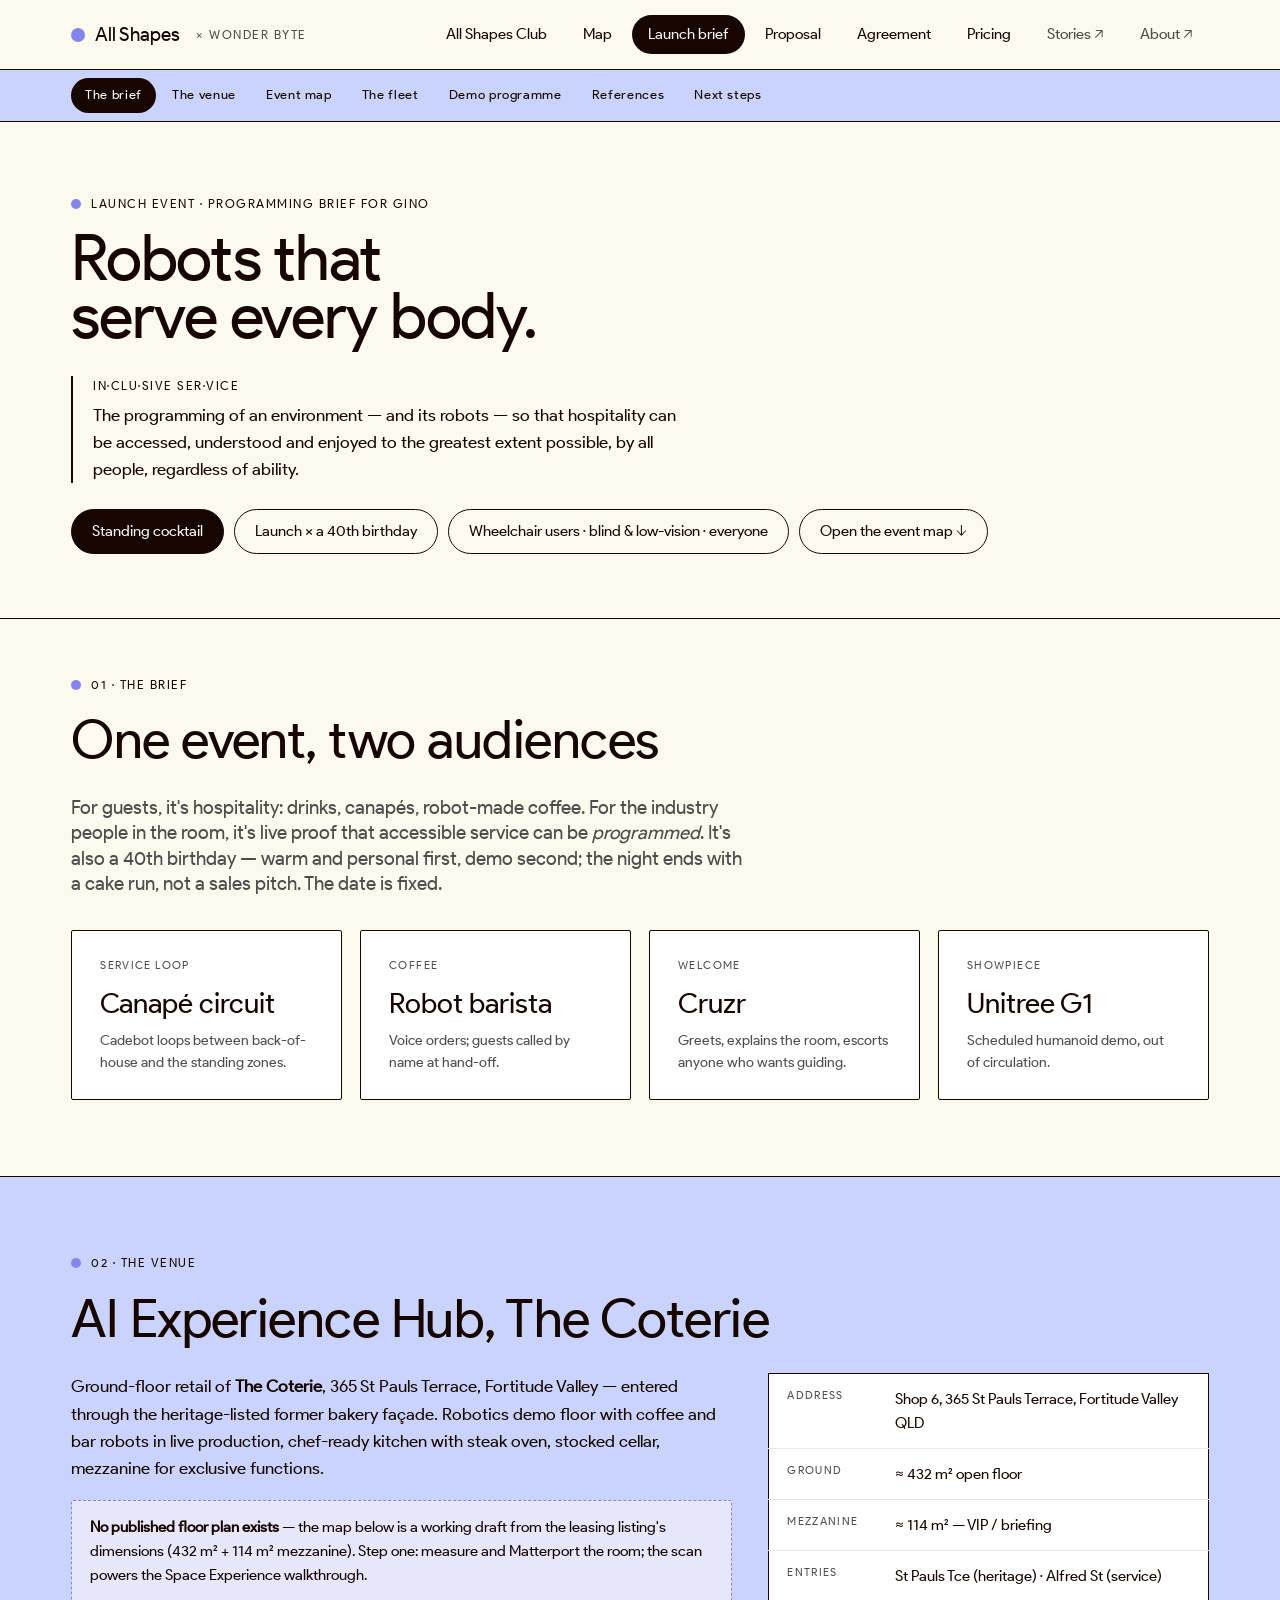
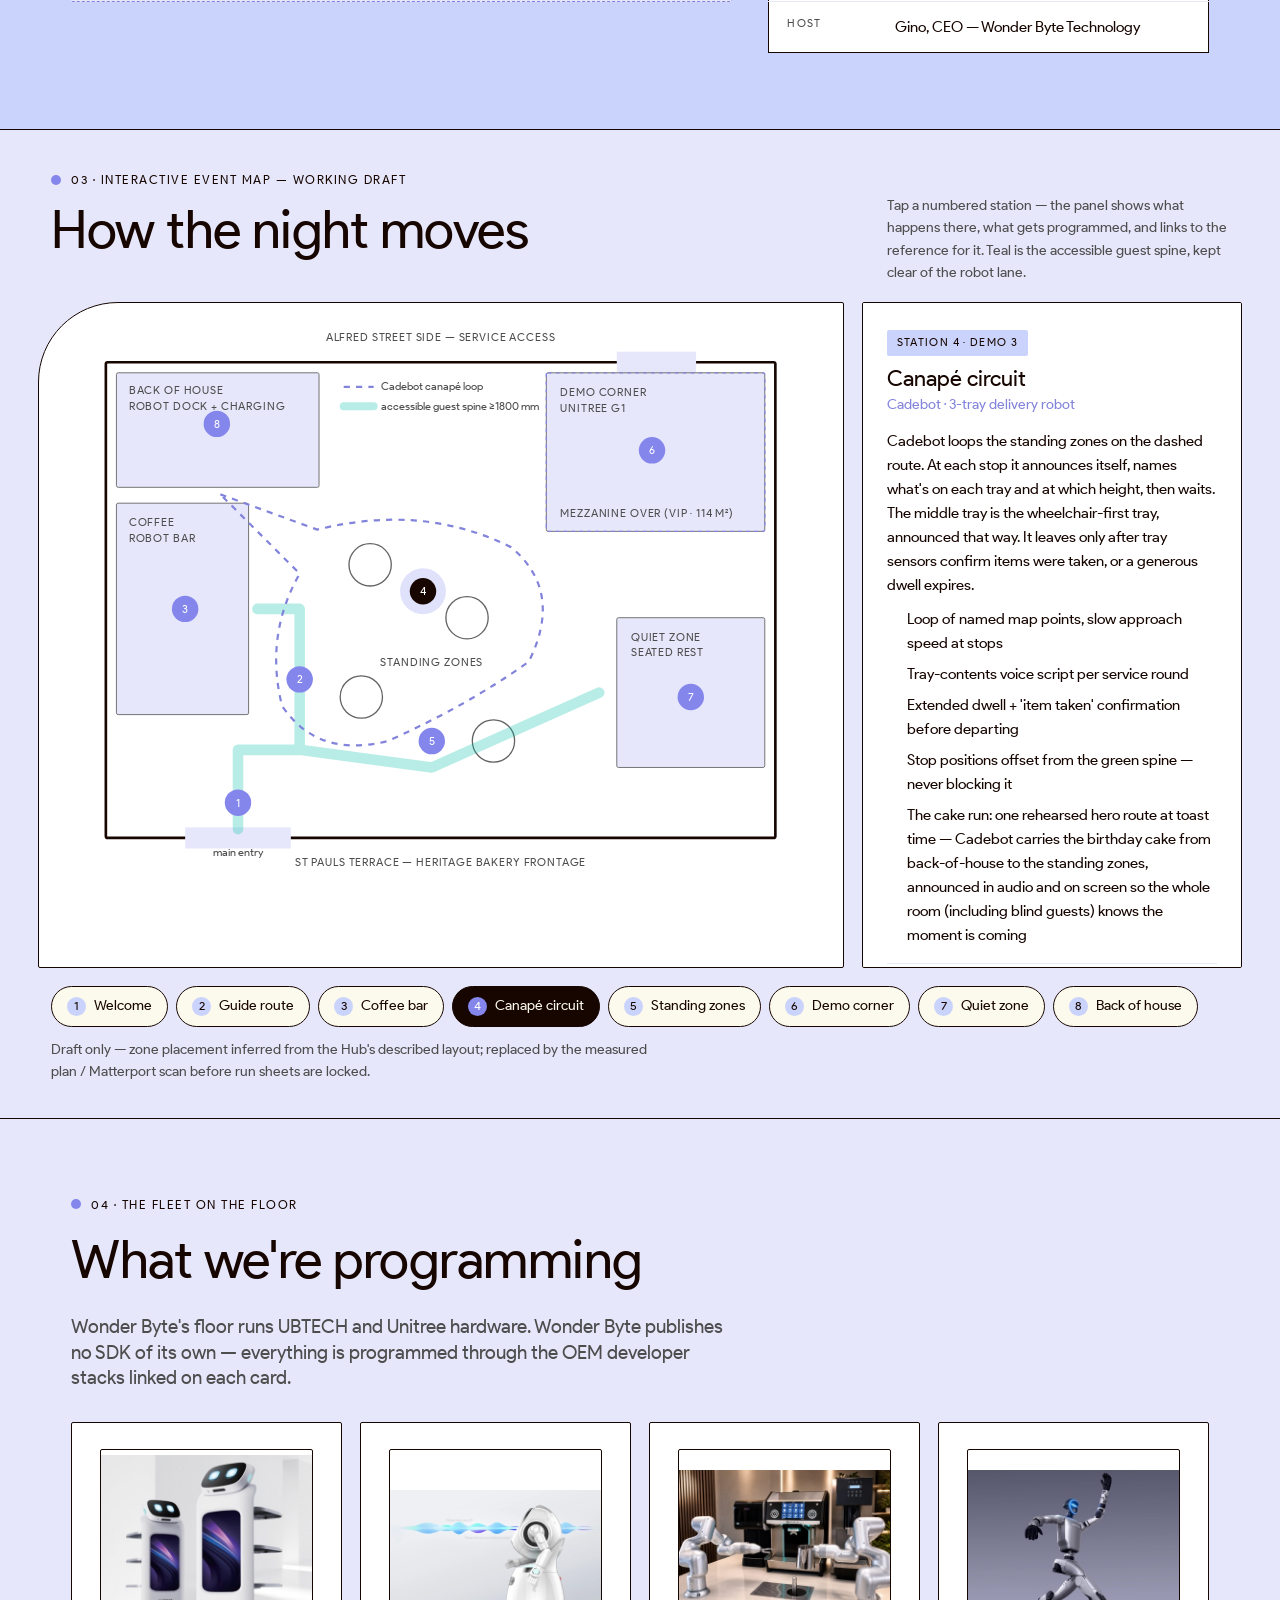
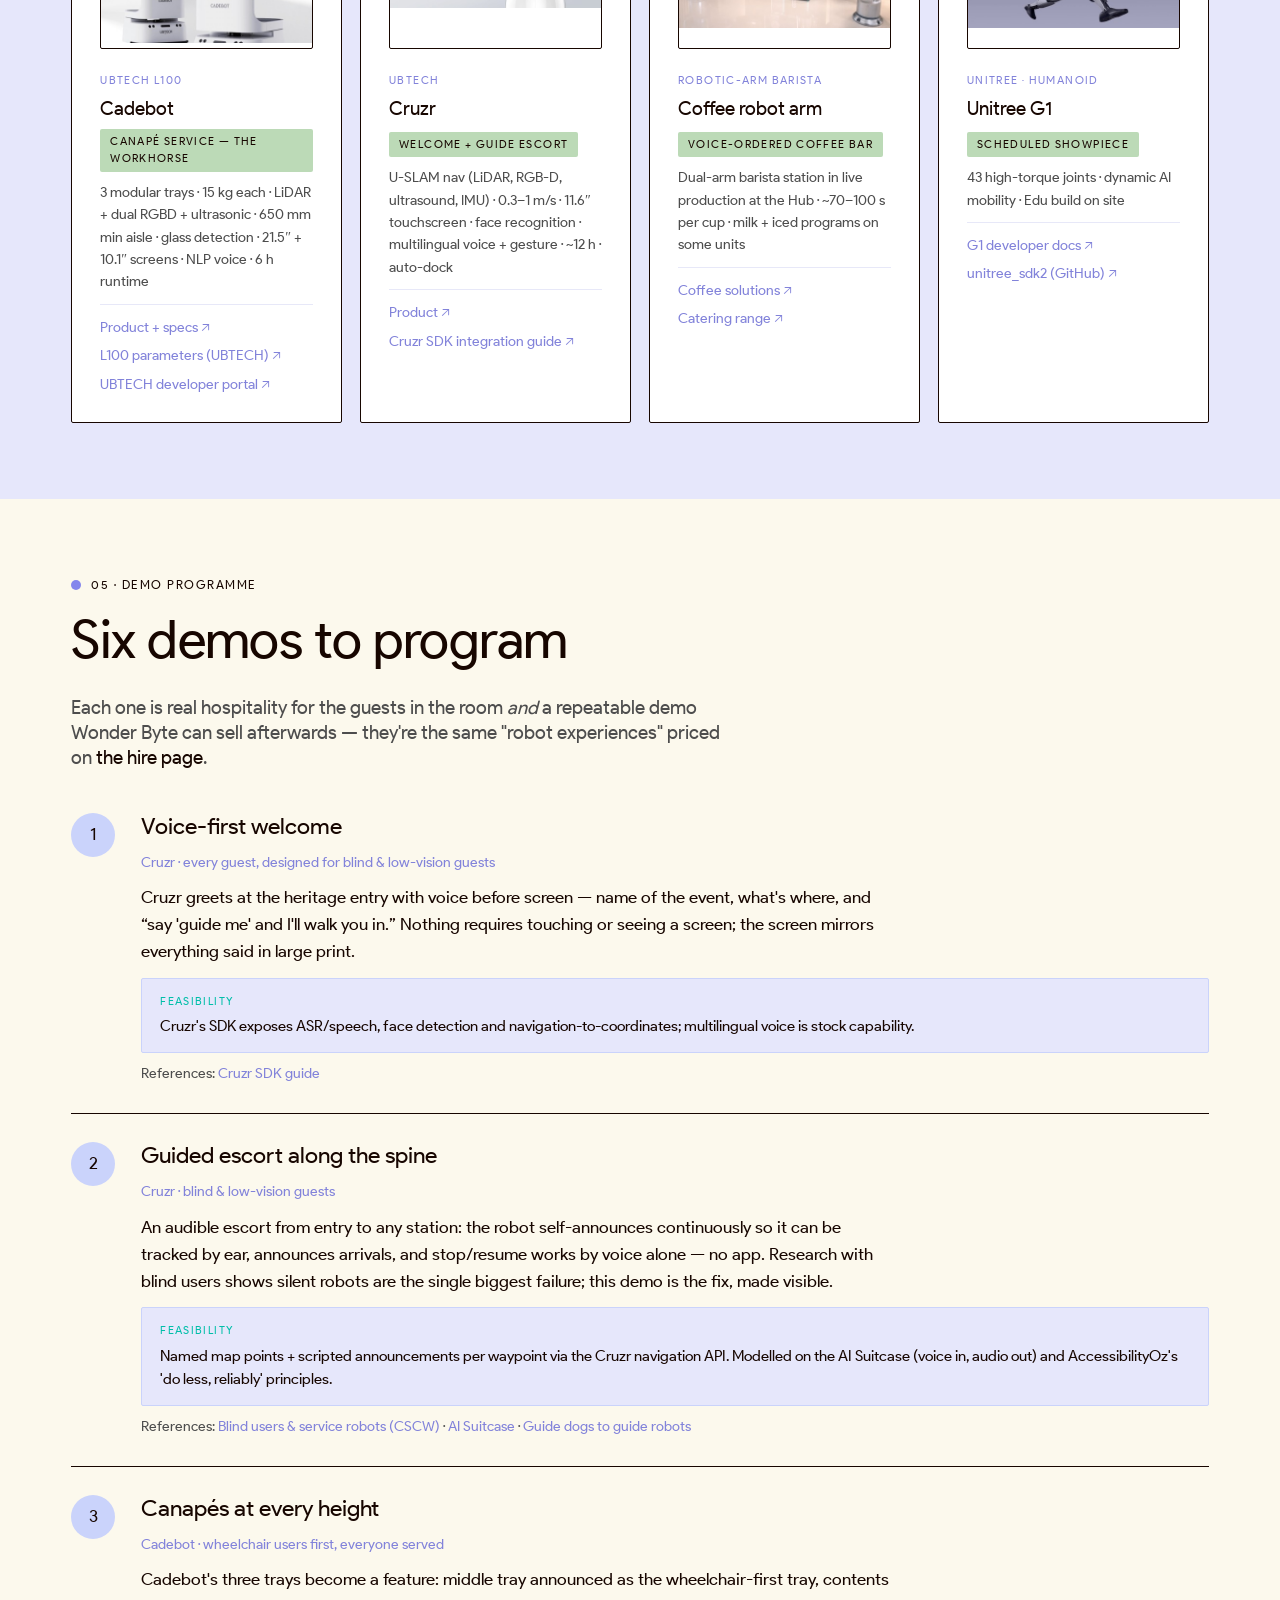
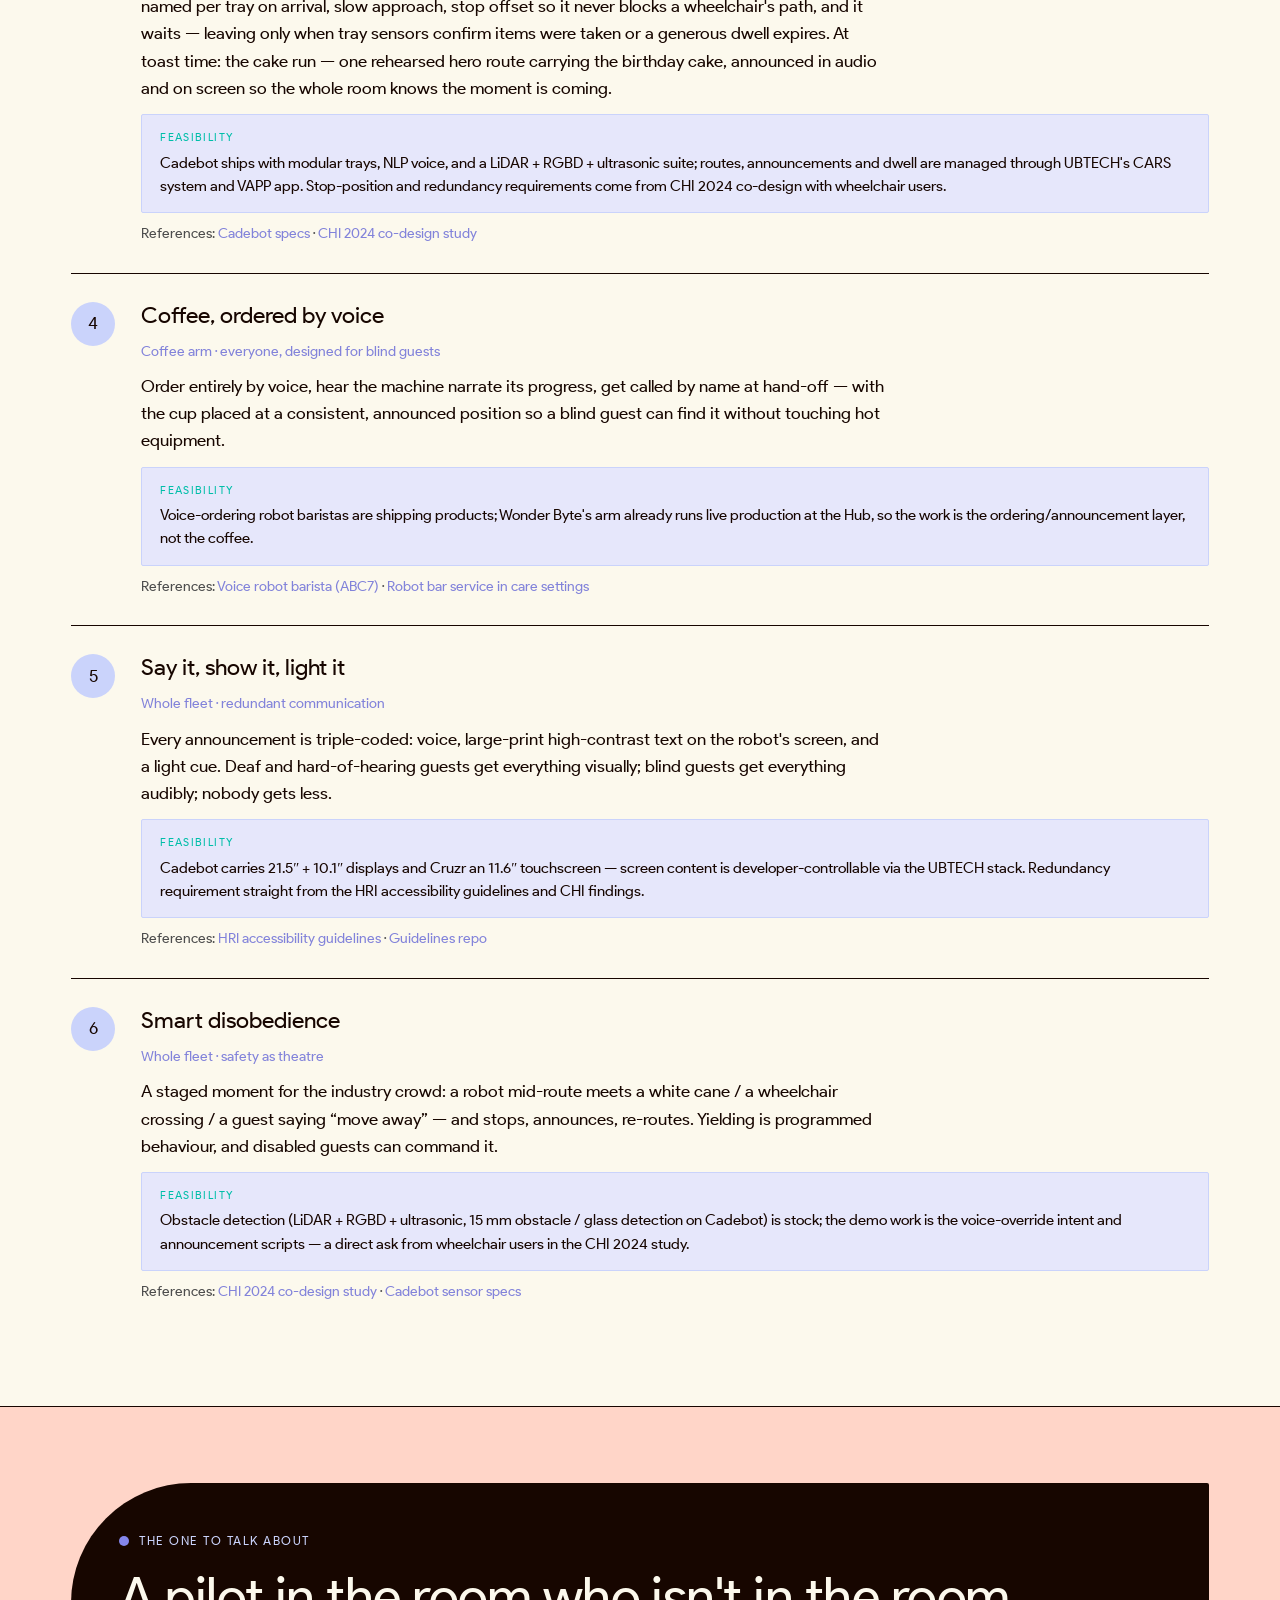
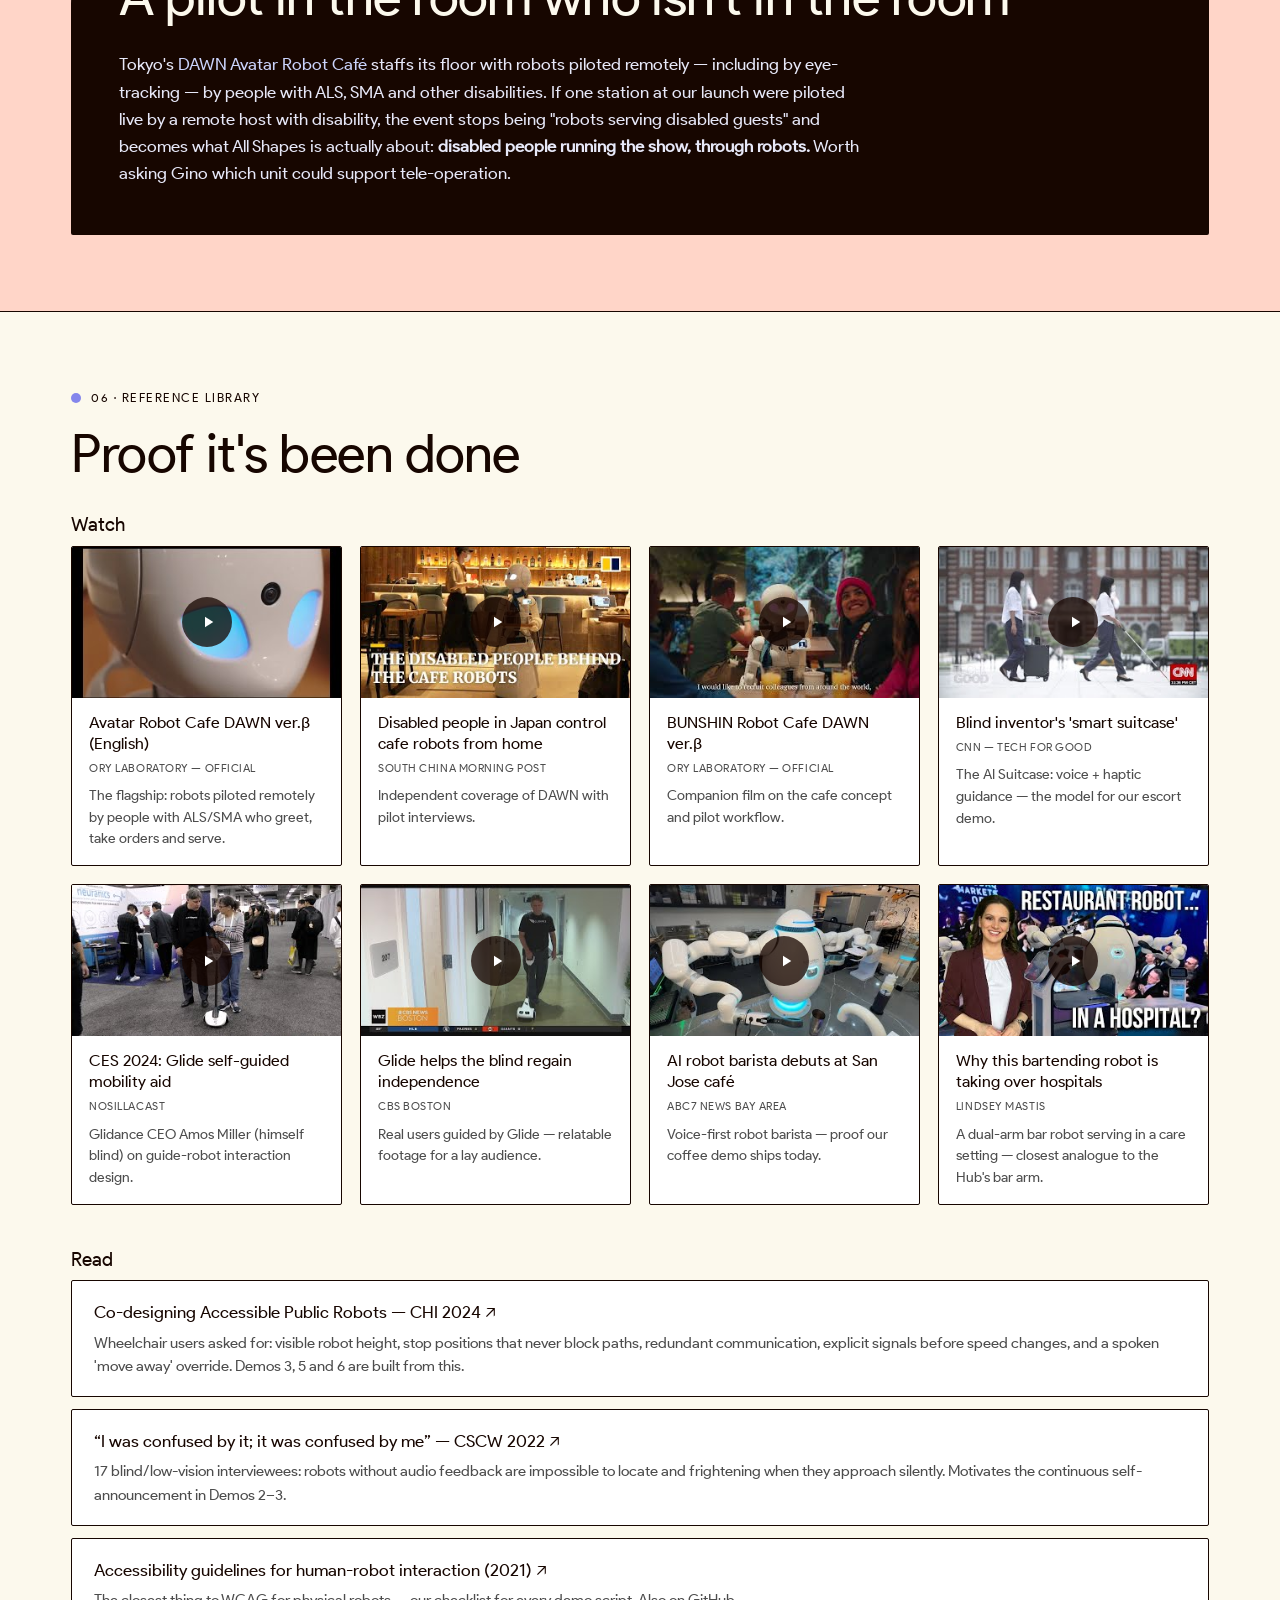
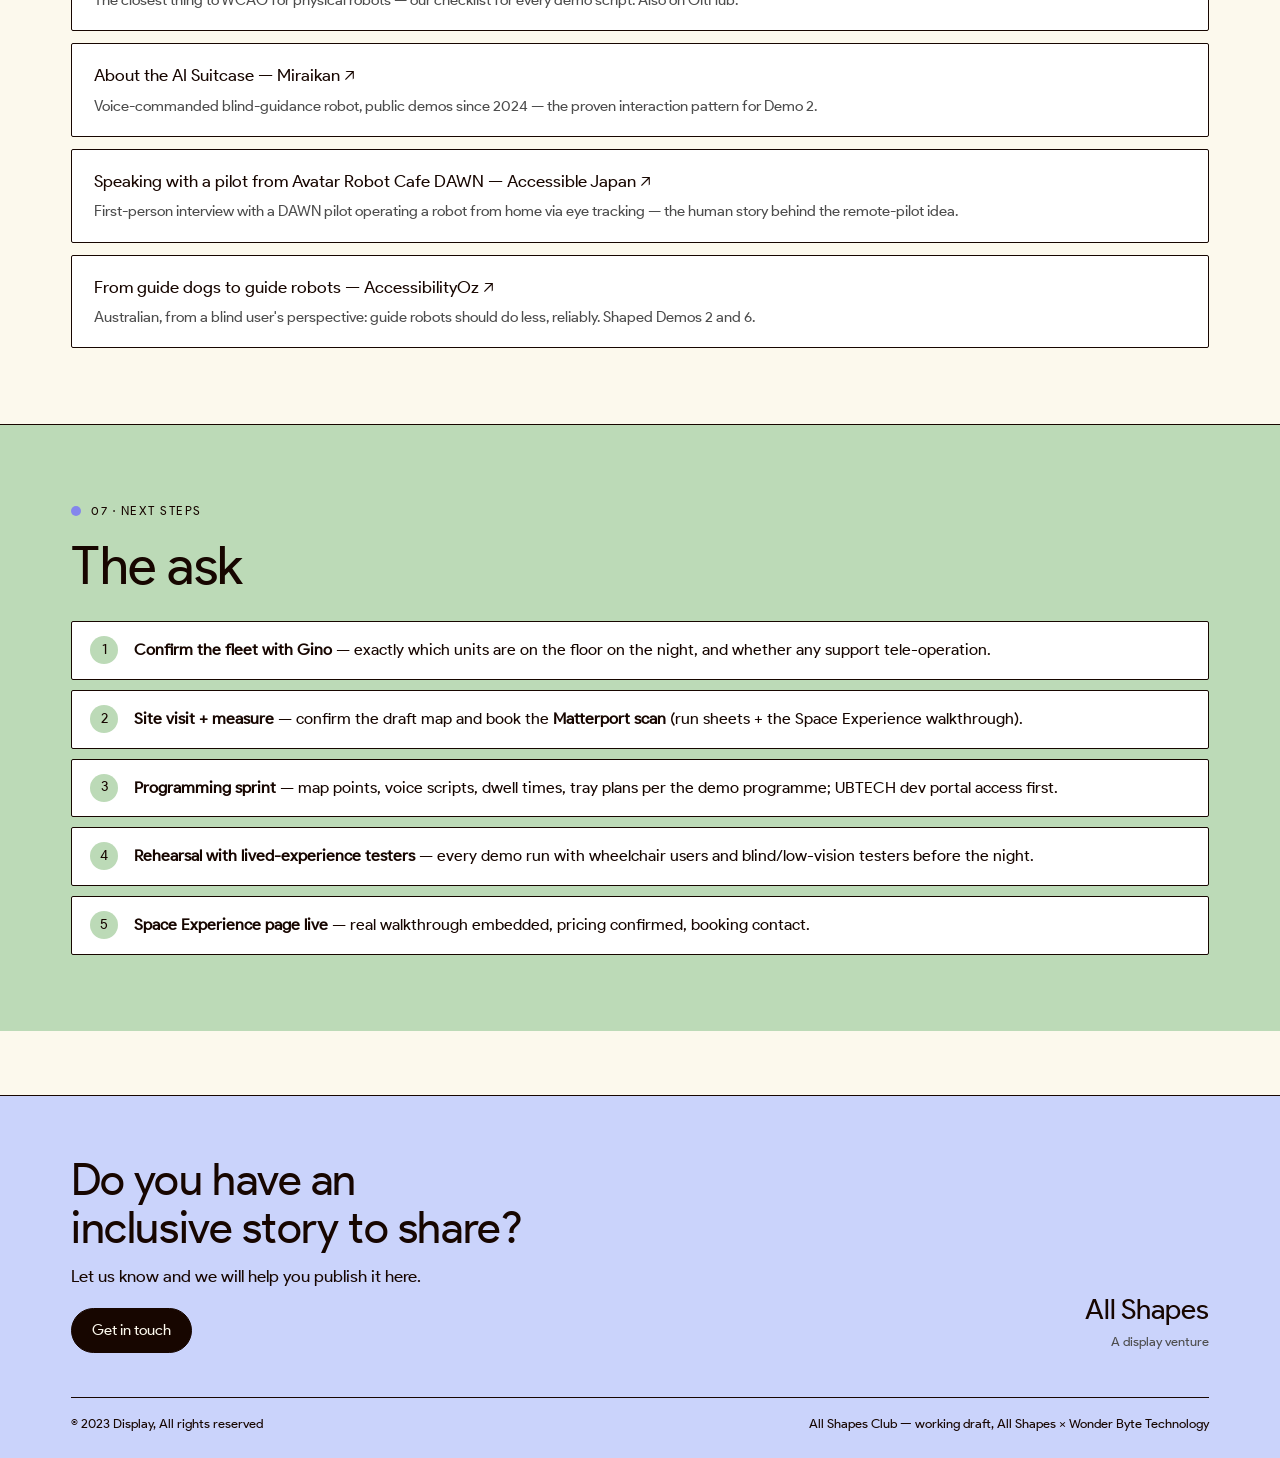
<file: launch-brief.html>
<!DOCTYPE html><html lang="en"><head><meta charset="utf-8">
<title>Launch at the Hub — programming brief</title><meta name="viewport" content="width=device-width, initial-scale=1">
<link rel="stylesheet" href="css/site.css"><link rel="stylesheet" href="css/extra.css">
<link rel="icon" href="data:image/svg+xml,<svg xmlns=%22http://www.w3.org/2000/svg%22 viewBox=%220 0 100 100%22><circle cx=%2250%22 cy=%2250%22 r=%2245%22 fill=%22%238486EC%22/></svg>">
</head><body><header class="hd"><div class="shell">
  <a class="wordmark" href="index.html"><i></i>All Shapes <em>× Wonder Byte</em></a>
  <nav class="nav" aria-label="Site">
    <a href="index.html">All Shapes Club</a>
    <a href="map.html">Map</a>
    <a href="launch-brief.html" class="on">Launch brief</a>
    <a href="proposal.html">Proposal</a>
    <a href="heads-of-agreement.html">Agreement</a>
    <a href="index.html#pricing">Pricing</a>
    <a class="ext" href="https://allshapes.blog/en/articles">Stories ↗</a>
    <a class="ext" href="https://allshapes.blog/en/aboutus">About ↗</a>
  </nav></div></header><nav class="subnav" aria-label="Page sections"><div class="shell"><a href="#brief" data-spy="brief">The brief</a><a href="#venue" data-spy="venue">The venue</a><a href="#map" data-spy="map">Event map</a><a href="#fleet" data-spy="fleet">The fleet</a><a href="#demos" data-spy="demos">Demo programme</a><a href="#refs" data-spy="refs">References</a><a href="#next" data-spy="next">Next steps</a></div></nav>

<div class="hero" id="brief"><div class="shell">
  <p class="label">Launch event · programming brief for Gino</p>
  <h1 style="max-width:13ch">Robots that serve every&nbsp;body.</h1>
  <div style="border-left:2px solid #170600;padding-left:20px;margin-top:28px;max-width:56ch">
    <span style="font-size:12px;letter-spacing:.125em;text-transform:uppercase;display:block;margin-bottom:6px">In·clu·sive ser·vice</span>
    The programming of an environment — and its robots — so that hospitality can be accessed, understood and enjoyed to the greatest extent possible, by all people, regardless of ability.
  </div>
  <div class="kick">
    <span class="pill dark">Standing cocktail</span><span class="pill">Launch × a 40th birthday</span>
    <span class="pill">Wheelchair users · blind &amp; low-vision · everyone</span><a class="pill" href="#map">Open the event map ↓</a>
  </div>
  <div style="height:64px"></div>
</div></div>

<section class="band paper" style="padding-top:56px"><div class="shell">
  <p class="label">01 · The brief</p>
  <h2>One event, two audiences</h2>
  <p class="lede dim">For guests, it's hospitality: drinks, canapés, robot-made coffee. For the industry people in the room, it's live proof that accessible service can be <em>programmed</em>. It's also a 40th birthday — warm and personal first, demo second; the night ends with a cake run, not a sales pitch. The date is fixed.</p>
  <div class="grid g4" style="margin-top:34px">
    <div class="blk stat"><div class="k">Service loop</div><div class="v">Canapé circuit</div><div class="d">Cadebot loops between back-of-house and the standing zones.</div></div>
    <div class="blk stat"><div class="k">Coffee</div><div class="v">Robot barista</div><div class="d">Voice orders; guests called by name at hand-off.</div></div>
    <div class="blk stat"><div class="k">Welcome</div><div class="v">Cruzr</div><div class="d">Greets, explains the room, escorts anyone who wants guiding.</div></div>
    <div class="blk stat"><div class="k">Showpiece</div><div class="v">Unitree G1</div><div class="d">Scheduled humanoid demo, out of circulation.</div></div>
  </div>
</div></section>

<section class="band peri" id="venue"><div class="shell">
  <p class="label">02 · The venue</p>
  <h2>AI Experience Hub, The Coterie</h2>
  <div style="display:grid;grid-template-columns:1.2fr .8fr;gap:36px;align-items:start;margin-top:26px" class="vcols">
    <div>
      <p>Ground-floor retail of <strong>The Coterie</strong>, 365 St Pauls Terrace, Fortitude Valley — entered through the heritage-listed former bakery façade. Robotics demo floor with coffee and bar robots in live production, chef-ready kitchen with steak oven, stocked cellar, mezzanine for exclusive functions.</p>
      <div class="note" style="margin-top:18px"><strong>No published floor plan exists</strong> — the map below is a working draft from the leasing listing's dimensions (432 m² + 114 m² mezzanine). Step one: measure and Matterport the room; the scan powers <a href="index.html#walkthrough">the Space Experience walkthrough</a>.</div>
    </div>
    <div class="tablewrap"><table class="tbl">
      <tr><td class="d" style="text-transform:uppercase;font-size:11px;letter-spacing:.125em">Address</td><td>Shop 6, 365 St Pauls Terrace, Fortitude Valley QLD</td></tr>
      <tr><td class="d" style="text-transform:uppercase;font-size:11px;letter-spacing:.125em">Ground</td><td>≈ 432 m² open floor</td></tr>
      <tr><td class="d" style="text-transform:uppercase;font-size:11px;letter-spacing:.125em">Mezzanine</td><td>≈ 114 m² — VIP / briefing</td></tr>
      <tr><td class="d" style="text-transform:uppercase;font-size:11px;letter-spacing:.125em">Entries</td><td>St Pauls Tce (heritage) · Alfred St (service)</td></tr>
      <tr><td class="d" style="text-transform:uppercase;font-size:11px;letter-spacing:.125em">Host</td><td>Gino, CEO — Wonder Byte Technology</td></tr>
    </table></div>
  </div>
</div></section>

<section class="mapfull" id="map"><div class="map-stage">
  <div class="map-top">
    <div><p class="label" style="margin-bottom:10px">03 · Interactive event map — working draft</p><h2>How the night moves</h2></div>
    <p class="sm" style="max-width:38ch">Tap a numbered station — the panel shows what happens there, what gets programmed, and links to the reference for it. Teal is the accessible guest spine, kept clear of the robot lane.</p>
  </div>
  <div class="map-main">
    <div class="map-card">
      <svg viewBox="0 0 880 620" role="group" aria-label="Draft event floor plan with eight numbered stations">
        <text x="440" y="612" text-anchor="middle" class="zl">St Pauls Terrace — heritage bakery frontage</text>
        <text x="440" y="16" text-anchor="middle" class="zl">Alfred Street side — service access</text>
        <rect x="60" y="40" width="760" height="540" rx="2" class="wall"/>
        <rect x="150" y="568" width="120" height="24" fill="#E6E7FB"/>
        <text x="210" y="600" text-anchor="middle" class="lg">main entry</text>
        <rect x="640" y="28" width="90" height="24" fill="#E6E7FB"/>
        <rect x="72" y="52" width="230" height="130" rx="2" class="zone"/>
        <text x="86" y="76" class="zl">Back of house</text><text x="86" y="94" class="zl">robot dock + charging</text>
        <rect x="72" y="200" width="150" height="240" rx="2" class="zone"/>
        <text x="86" y="226" class="zl">Coffee</text><text x="86" y="244" class="zl">robot bar</text>
        <rect x="560" y="52" width="248" height="180" rx="2" class="zone"/>
        <text x="576" y="78" class="zl">Demo corner</text><text x="576" y="96" class="zl">Unitree G1</text>
        <rect x="640" y="330" width="168" height="170" rx="2" class="zone"/>
        <text x="656" y="356" class="zl">Quiet zone</text><text x="656" y="374" class="zl">seated rest</text>
        <rect x="560" y="52" width="248" height="180" rx="2" fill="none" stroke="#8283DA" stroke-width="1.5" stroke-dasharray="4 5"/>
        <text x="576" y="216" class="zl" fill="#8283DA">mezzanine over (VIP · 114 m²)</text>
        <g fill="#fff" stroke="#636363" stroke-width="1.5">
          <circle cx="360" cy="270" r="24"/><circle cx="470" cy="330" r="24"/>
          <circle cx="350" cy="420" r="24"/><circle cx="500" cy="470" r="24"/>
        </g>
        <text x="430" y="385" text-anchor="middle" class="zl">standing zones</text>
        <path class="lane" d="M210 570 L210 480 L280 480 L280 320 L232 320 M280 480 L430 500 L620 415"/>
        <path class="loop" d="M190 190 L300 230 Q420 200 520 250 Q580 300 540 380 Q470 430 380 470 Q300 490 260 430 Q240 350 280 280 Q230 230 190 190 Z"/>
        <g transform="translate(330,60)">
          <line x1="0" y1="8" x2="34" y2="8" class="loop"/><text x="42" y="12" class="lg">Cadebot canapé loop</text>
          <line x1="0" y1="30" x2="34" y2="30" class="lane" style="stroke-width:9"/><text x="42" y="34" class="lg">accessible guest spine ≥1800 mm</text>
        </g>
        <g id="svg-stations"></g>
      </svg>
    </div>
    <aside class="panel" id="panel" aria-live="polite"></aside>
  </div>
  <div class="map-bottom">
    <div class="chips" id="chips" role="tablist" aria-label="Event stations"></div>
    <p class="sm" style="margin-top:12px">Draft only — zone placement inferred from the Hub's described layout; replaced by the measured plan / Matterport scan before run sheets are locked.</p>
  </div>
</div></section>

<section class="band soft" id="fleet"><div class="shell">
  <p class="label">04 · The fleet on the floor</p>
  <h2>What we're programming</h2>
  <p class="lede dim">Wonder Byte's floor runs UBTECH and Unitree hardware. Wonder Byte publishes no SDK of its own — everything is programmed through the OEM developer stacks linked on each card.</p>
  <div class="grid g4" style="margin-top:32px"><div class="blk"><div class="imgbox"><img src="images/cadebot-hero-user.jpg" alt="Cadebot"></div>
      <span style="font-size:11px;letter-spacing:.125em;text-transform:uppercase;color:#8283DA">UBTECH L100</span>
      <h3 style="margin:6px 0 8px">Cadebot</h3><span class="tag mint">Canapé service — the workhorse</span>
      <p class="sm" style="margin:10px 0">3 modular trays · 15 kg each · LiDAR + dual RGBD + ultrasonic · 650 mm min aisle · glass detection · 21.5″ + 10.1″ screens · NLP voice · 6 h runtime</p>
      <div style="font-size:14px;display:flex;flex-direction:column;gap:6px;border-top:1px solid #E7E8F8;padding-top:12px"><a href="https://www.wonderbot.co/service-robots/cadebot-smart-service-robot.html" target="_blank" rel="noopener" style="color:#8283DA">Product + specs ↗</a><a href="https://www.commercial.ubtrobot.com/en/products/ubtech-cadebot-l100-open-food-delivery-robot-parameters.html" target="_blank" rel="noopener" style="color:#8283DA">L100 parameters (UBTECH) ↗</a><a href="https://dev.ubtrobot.com/opencenter/sdk/sdkstore" target="_blank" rel="noopener" style="color:#8283DA">UBTECH developer portal ↗</a></div></div><div class="blk"><div class="imgbox"><img src="images/cruzr-hero-user.jpg" alt="Cruzr"></div>
      <span style="font-size:11px;letter-spacing:.125em;text-transform:uppercase;color:#8283DA">UBTECH</span>
      <h3 style="margin:6px 0 8px">Cruzr</h3><span class="tag mint">Welcome + guide escort</span>
      <p class="sm" style="margin:10px 0">U-SLAM nav (LiDAR, RGB-D, ultrasound, IMU) · 0.3–1 m/s · 11.6″ touchscreen · face recognition · multilingual voice + gesture · ~12 h · auto-dock</p>
      <div style="font-size:14px;display:flex;flex-direction:column;gap:6px;border-top:1px solid #E7E8F8;padding-top:12px"><a href="https://www.wonderbot.co/educational-robots/cruzr-intelligent-service-robot.html" target="_blank" rel="noopener" style="color:#8283DA">Product ↗</a><a href="https://usermanual.wiki/Document/Cruzr20SDK20Integration20Guide.577788025/html" target="_blank" rel="noopener" style="color:#8283DA">Cruzr SDK integration guide ↗</a></div></div><div class="blk"><div class="imgbox"><img src="images/home-coffee-arm.jpg" alt="Coffee robot arm"></div>
      <span style="font-size:11px;letter-spacing:.125em;text-transform:uppercase;color:#8283DA">Robotic-arm barista</span>
      <h3 style="margin:6px 0 8px">Coffee robot arm</h3><span class="tag mint">Voice-ordered coffee bar</span>
      <p class="sm" style="margin:10px 0">Dual-arm barista station in live production at the Hub · ~70–100 s per cup · milk + iced programs on some units</p>
      <div style="font-size:14px;display:flex;flex-direction:column;gap:6px;border-top:1px solid #E7E8F8;padding-top:12px"><a href="https://www.wonderbytech.com/mechanical-arms/coffee" target="_blank" rel="noopener" style="color:#8283DA">Coffee solutions ↗</a><a href="https://www.wonderbot.co/catering-robot/" target="_blank" rel="noopener" style="color:#8283DA">Catering range ↗</a></div></div><div class="blk"><div class="imgbox"><img src="images/home-g1.jpg" alt="Unitree G1"></div>
      <span style="font-size:11px;letter-spacing:.125em;text-transform:uppercase;color:#8283DA">Unitree · humanoid</span>
      <h3 style="margin:6px 0 8px">Unitree G1</h3><span class="tag mint">Scheduled showpiece</span>
      <p class="sm" style="margin:10px 0">43 high-torque joints · dynamic AI mobility · Edu build on site</p>
      <div style="font-size:14px;display:flex;flex-direction:column;gap:6px;border-top:1px solid #E7E8F8;padding-top:12px"><a href="https://support.unitree.com/home/en/G1_developer" target="_blank" rel="noopener" style="color:#8283DA">G1 developer docs ↗</a><a href="https://github.com/unitreerobotics/unitree_sdk2" target="_blank" rel="noopener" style="color:#8283DA">unitree_sdk2 (GitHub) ↗</a></div></div></div>
</div></section>

<section id="demos"><div class="shell">
  <p class="label">05 · Demo programme</p>
  <h2>Six demos to program</h2>
  <p class="lede dim">Each one is real hospitality for the guests in the room <em>and</em> a repeatable demo Wonder Byte can sell afterwards — they're the same "robot experiences" priced on <a href="index.html#pricing">the hire page</a>.</p>
  <div style="margin-top:14px"><div class="demo"><div class="num">1</div><div>
      <h3 style="font-size:23px">Voice-first welcome</h3><div class="who">Cruzr · every guest, designed for blind & low-vision guests</div><p>Cruzr greets at the heritage entry with voice before screen — name of the event, what's where, and “say 'guide me' and I'll walk you in.” Nothing requires touching or seeing a screen; the screen mirrors everything said in large print.</p>
      <div class="how"><b>Feasibility</b>Cruzr's SDK exposes ASR/speech, face detection and navigation-to-coordinates; multilingual voice is stock capability.</div><div class="refs">References: <a href="https://usermanual.wiki/Document/Cruzr20SDK20Integration20Guide.577788025/html" target="_blank" rel="noopener">Cruzr SDK guide</a></div></div></div><div class="demo"><div class="num">2</div><div>
      <h3 style="font-size:23px">Guided escort along the spine</h3><div class="who">Cruzr · blind & low-vision guests</div><p>An audible escort from entry to any station: the robot self-announces continuously so it can be tracked by ear, announces arrivals, and stop/resume works by voice alone — no app. Research with blind users shows silent robots are the single biggest failure; this demo is the fix, made visible.</p>
      <div class="how"><b>Feasibility</b>Named map points + scripted announcements per waypoint via the Cruzr navigation API. Modelled on the AI Suitcase (voice in, audio out) and AccessibilityOz's 'do less, reliably' principles.</div><div class="refs">References: <a href="https://arxiv.org/abs/2208.13894" target="_blank" rel="noopener">Blind users & service robots (CSCW)</a> · <a href="https://www.miraikan.jst.go.jp/en/lab/AIsuitcase/" target="_blank" rel="noopener">AI Suitcase</a> · <a href="https://www.accessibilityoz.com/2024/03/from-guide-dogs-to-guide-robots/" target="_blank" rel="noopener">Guide dogs to guide robots</a></div></div></div><div class="demo"><div class="num">3</div><div>
      <h3 style="font-size:23px">Canapés at every height</h3><div class="who">Cadebot · wheelchair users first, everyone served</div><p>Cadebot's three trays become a feature: middle tray announced as the wheelchair-first tray, contents named per tray on arrival, slow approach, stop offset so it never blocks a wheelchair's path, and it waits — leaving only when tray sensors confirm items were taken or a generous dwell expires. At toast time: the cake run — one rehearsed hero route carrying the birthday cake, announced in audio and on screen so the whole room knows the moment is coming.</p>
      <div class="how"><b>Feasibility</b>Cadebot ships with modular trays, NLP voice, and a LiDAR + RGBD + ultrasonic suite; routes, announcements and dwell are managed through UBTECH's CARS system and VAPP app. Stop-position and redundancy requirements come from CHI 2024 co-design with wheelchair users.</div><div class="refs">References: <a href="https://www.wonderbot.co/service-robots/cadebot-smart-service-robot.html" target="_blank" rel="noopener">Cadebot specs</a> · <a href="https://arxiv.org/html/2404.05050v1" target="_blank" rel="noopener">CHI 2024 co-design study</a></div></div></div><div class="demo"><div class="num">4</div><div>
      <h3 style="font-size:23px">Coffee, ordered by voice</h3><div class="who">Coffee arm · everyone, designed for blind guests</div><p>Order entirely by voice, hear the machine narrate its progress, get called by name at hand-off — with the cup placed at a consistent, announced position so a blind guest can find it without touching hot equipment.</p>
      <div class="how"><b>Feasibility</b>Voice-ordering robot baristas are shipping products; Wonder Byte's arm already runs live production at the Hub, so the work is the ordering/announcement layer, not the coffee.</div><div class="refs">References: <a href="https://www.youtube.com/watch?v=Or1f5YsNxKs" target="_blank" rel="noopener">Voice robot barista (ABC7)</a> · <a href="https://www.youtube.com/watch?v=5NHPDFOam0o" target="_blank" rel="noopener">Robot bar service in care settings</a></div></div></div><div class="demo"><div class="num">5</div><div>
      <h3 style="font-size:23px">Say it, show it, light it</h3><div class="who">Whole fleet · redundant communication</div><p>Every announcement is triple-coded: voice, large-print high-contrast text on the robot's screen, and a light cue. Deaf and hard-of-hearing guests get everything visually; blind guests get everything audibly; nobody gets less.</p>
      <div class="how"><b>Feasibility</b>Cadebot carries 21.5″ + 10.1″ displays and Cruzr an 11.6″ touchscreen — screen content is developer-controllable via the UBTECH stack. Redundancy requirement straight from the HRI accessibility guidelines and CHI findings.</div><div class="refs">References: <a href="https://www.mdpi.com/2079-9292/10/5/561" target="_blank" rel="noopener">HRI accessibility guidelines</a> · <a href="https://github.com/Malak-Qbilat/HRI-Accessibility-" target="_blank" rel="noopener">Guidelines repo</a></div></div></div><div class="demo"><div class="num">6</div><div>
      <h3 style="font-size:23px">Smart disobedience</h3><div class="who">Whole fleet · safety as theatre</div><p>A staged moment for the industry crowd: a robot mid-route meets a white cane / a wheelchair crossing / a guest saying “move away” — and stops, announces, re-routes. Yielding is programmed behaviour, and disabled guests can command it.</p>
      <div class="how"><b>Feasibility</b>Obstacle detection (LiDAR + RGBD + ultrasonic, 15 mm obstacle / glass detection on Cadebot) is stock; the demo work is the voice-override intent and announcement scripts — a direct ask from wheelchair users in the CHI 2024 study.</div><div class="refs">References: <a href="https://arxiv.org/html/2404.05050v1" target="_blank" rel="noopener">CHI 2024 co-design study</a> · <a href="https://www.wonderbot.co/service-robots/cadebot-smart-service-robot.html" target="_blank" rel="noopener">Cadebot sensor specs</a></div></div></div></div>
</div></section>

<section class="band peach"><div class="shell">
  <div style="background:#170600;color:#FCF9ED;border-radius:2px;border-top-left-radius:120px;padding:48px;position:relative;overflow:hidden">
    <p class="label" style="color:#CAD3FB">The one to talk about</p>
    <h2 style="color:inherit">A pilot in the room who isn't in the room</h2>
    <p style="color:#E7E8F8">Tokyo's <a href="https://www.youtube.com/watch?v=vj1z6HEAkYY" style="color:#CAD3FB">DAWN Avatar Robot Café</a> staffs its floor with robots piloted remotely — including by eye-tracking — by people with ALS, SMA and other disabilities. If one station at our launch were piloted live by a remote host with disability, the event stops being "robots serving disabled guests" and becomes what All Shapes is actually about: <strong>disabled people running the show, through robots.</strong> Worth asking Gino which unit could support tele-operation.</p>
  </div>
</div></section>

<section class="band paper" id="refs"><div class="shell">
  <p class="label">06 · Reference library</p>
  <h2>Proof it's been done</h2>
  <h3 style="margin-top:32px">Watch</h3>
  <div class="grid vids"><a class="vid" href="https://www.youtube.com/watch?v=vj1z6HEAkYY" target="_blank" rel="noopener">
  <div class="th"><img src="images/vj1z6HEAkYY.jpg" alt="" loading="lazy"><div class="play"><span><svg viewBox="0 0 24 24" aria-hidden="true"><path d="M8 5v14l11-7z"/></svg></span></div></div>
  <div class="body"><div class="t">Avatar Robot Cafe DAWN ver.β (English)</div><div class="c">Ory Laboratory — official</div><div class="why">The flagship: robots piloted remotely by people with ALS/SMA who greet, take orders and serve.</div></div></a><a class="vid" href="https://www.youtube.com/watch?v=6MGPEjeGgj4" target="_blank" rel="noopener">
  <div class="th"><img src="images/6MGPEjeGgj4.jpg" alt="" loading="lazy"><div class="play"><span><svg viewBox="0 0 24 24" aria-hidden="true"><path d="M8 5v14l11-7z"/></svg></span></div></div>
  <div class="body"><div class="t">Disabled people in Japan control cafe robots from home</div><div class="c">South China Morning Post</div><div class="why">Independent coverage of DAWN with pilot interviews.</div></div></a><a class="vid" href="https://www.youtube.com/watch?v=tKzCZ_yP4-Y" target="_blank" rel="noopener">
  <div class="th"><img src="images/tKzCZ_yP4-Y.jpg" alt="" loading="lazy"><div class="play"><span><svg viewBox="0 0 24 24" aria-hidden="true"><path d="M8 5v14l11-7z"/></svg></span></div></div>
  <div class="body"><div class="t">BUNSHIN Robot Cafe DAWN ver.β</div><div class="c">Ory Laboratory — official</div><div class="why">Companion film on the cafe concept and pilot workflow.</div></div></a><a class="vid" href="https://www.youtube.com/watch?v=UNEde52DM6k" target="_blank" rel="noopener">
  <div class="th"><img src="images/UNEde52DM6k.jpg" alt="" loading="lazy"><div class="play"><span><svg viewBox="0 0 24 24" aria-hidden="true"><path d="M8 5v14l11-7z"/></svg></span></div></div>
  <div class="body"><div class="t">Blind inventor's 'smart suitcase'</div><div class="c">CNN — Tech For Good</div><div class="why">The AI Suitcase: voice + haptic guidance — the model for our escort demo.</div></div></a><a class="vid" href="https://www.youtube.com/watch?v=gysrr1IV63E" target="_blank" rel="noopener">
  <div class="th"><img src="images/gysrr1IV63E.jpg" alt="" loading="lazy"><div class="play"><span><svg viewBox="0 0 24 24" aria-hidden="true"><path d="M8 5v14l11-7z"/></svg></span></div></div>
  <div class="body"><div class="t">CES 2024: Glide self-guided mobility aid</div><div class="c">nosillacast</div><div class="why">Glidance CEO Amos Miller (himself blind) on guide-robot interaction design.</div></div></a><a class="vid" href="https://www.youtube.com/watch?v=haUMbB_HpKY" target="_blank" rel="noopener">
  <div class="th"><img src="images/haUMbB_HpKY.jpg" alt="" loading="lazy"><div class="play"><span><svg viewBox="0 0 24 24" aria-hidden="true"><path d="M8 5v14l11-7z"/></svg></span></div></div>
  <div class="body"><div class="t">Glide helps the blind regain independence</div><div class="c">CBS Boston</div><div class="why">Real users guided by Glide — relatable footage for a lay audience.</div></div></a><a class="vid" href="https://www.youtube.com/watch?v=Or1f5YsNxKs" target="_blank" rel="noopener">
  <div class="th"><img src="images/Or1f5YsNxKs.jpg" alt="" loading="lazy"><div class="play"><span><svg viewBox="0 0 24 24" aria-hidden="true"><path d="M8 5v14l11-7z"/></svg></span></div></div>
  <div class="body"><div class="t">AI robot barista debuts at San Jose café</div><div class="c">ABC7 News Bay Area</div><div class="why">Voice-first robot barista — proof our coffee demo ships today.</div></div></a><a class="vid" href="https://www.youtube.com/watch?v=5NHPDFOam0o" target="_blank" rel="noopener">
  <div class="th"><img src="images/5NHPDFOam0o.jpg" alt="" loading="lazy"><div class="play"><span><svg viewBox="0 0 24 24" aria-hidden="true"><path d="M8 5v14l11-7z"/></svg></span></div></div>
  <div class="body"><div class="t">Why this bartending robot is taking over hospitals</div><div class="c">Lindsey Mastis</div><div class="why">A dual-arm bar robot serving in a care setting — closest analogue to the Hub's bar arm.</div></div></a></div>
  <h3 style="margin-top:44px">Read</h3>
  <div class="arts"><div class="art"><div class="t"><a href="https://arxiv.org/html/2404.05050v1" target="_blank" rel="noopener">Co-designing Accessible Public Robots — CHI 2024 ↗</a></div><p>Wheelchair users asked for: visible robot height, stop positions that never block paths, redundant communication, explicit signals before speed changes, and a spoken 'move away' override. Demos 3, 5 and 6 are built from this.</p></div><div class="art"><div class="t"><a href="https://arxiv.org/abs/2208.13894" target="_blank" rel="noopener">“I was confused by it; it was confused by me” — CSCW 2022 ↗</a></div><p>17 blind/low-vision interviewees: robots without audio feedback are impossible to locate and frightening when they approach silently. Motivates the continuous self-announcement in Demos 2–3.</p></div><div class="art"><div class="t"><a href="https://www.mdpi.com/2079-9292/10/5/561" target="_blank" rel="noopener">Accessibility guidelines for human-robot interaction (2021) ↗</a></div><p>The closest thing to WCAG for physical robots — our checklist for every demo script. Also on GitHub.</p></div><div class="art"><div class="t"><a href="https://www.miraikan.jst.go.jp/en/lab/AIsuitcase/" target="_blank" rel="noopener">About the AI Suitcase — Miraikan ↗</a></div><p>Voice-commanded blind-guidance robot, public demos since 2024 — the proven interaction pattern for Demo 2.</p></div><div class="art"><div class="t"><a href="https://www.accessible-japan.com/speaking-with-a-pilot-from-avatar-robot-cafe-dawn/" target="_blank" rel="noopener">Speaking with a pilot from Avatar Robot Cafe DAWN — Accessible Japan ↗</a></div><p>First-person interview with a DAWN pilot operating a robot from home via eye tracking — the human story behind the remote-pilot idea.</p></div><div class="art"><div class="t"><a href="https://www.accessibilityoz.com/2024/03/from-guide-dogs-to-guide-robots/" target="_blank" rel="noopener">From guide dogs to guide robots — AccessibilityOz ↗</a></div><p>Australian, from a blind user's perspective: guide robots should do less, reliably. Shaped Demos 2 and 6.</p></div></div>
</div></section>

<section class="band mint" id="next"><div class="shell">
  <p class="label">07 · Next steps</p>
  <h2>The ask</h2>
  <ol class="steps" style="margin-top:26px">
    <li><strong>Confirm the fleet with Gino</strong> — exactly which units are on the floor on the night, and whether any support tele-operation.</li>
    <li><strong>Site visit + measure</strong> — confirm the draft map and book the <strong>Matterport scan</strong> (run sheets + the Space Experience walkthrough).</li>
    <li><strong>Programming sprint</strong> — map points, voice scripts, dwell times, tray plans per the demo programme; UBTECH dev portal access first.</li>
    <li><strong>Rehearsal with lived-experience testers</strong> — every demo run with wheelchair users and blind/low-vision testers before the night.</li>
    <li><strong>Space Experience page live</strong> — real walkthrough embedded, pricing confirmed, booking contact.</li>
  </ol>
</div></section>
<footer class="ft"><div class="shell">
  <div class="top">
    <div><h2>Do you have an inclusive story to share?</h2><p style="margin-top:10px">Let us know and we will help you publish it here.</p>
      <p style="margin-top:18px"><a class="pill dark" href="mailto:dev@riseos.care">Get in touch</a></p></div>
    <div class="brand"><div class="bg">All Shapes</div><div class="s">A display venture</div></div>
  </div>
  <div class="legal"><span>© 2023 Display, All rights reserved</span><span>All Shapes Club — working draft, All Shapes × Wonder Byte Technology</span></div>
</div></footer><script>
const STATIONS=[
 {n:1,x:210,y:540,title:"Welcome — heritage entry",robot:"Cruzr · reception robot",tag:"arrival",
  body:["Cruzr greets every guest at the bakery entry: face-height screen, multilingual voice, no touch required.","Offers three things by voice: where the coffee is, where the canapés circulate, and — for anyone who wants it — an escort into the room."],
  prog:["Greeting script + venue orientation voice pack","Face detection triggers greeting only when guest faces the robot","'Escort me' voice intent hands off to the guide route"],
  links:[["Cruzr SDK integration guide","https://usermanual.wiki/Document/Cruzr20SDK20Integration20Guide.577788025/html"],["UBTECH developer portal","https://dev.ubtrobot.com/opencenter/sdk/sdkstore"]]},
 {n:2,x:280,y:400,title:"Guide route — the green spine",robot:"Cruzr (escort mode)",tag:"demo 2",
  body:["The accessible spine (≥1800 mm clear) runs entry → coffee bar → standing zones → quiet zone. Cruzr escorts blind and low-vision guests along it, self-announcing continuously so it can be tracked by ear.","Modelled on the AI Suitcase: voice in, steady audio beacon out, arrival announcements at each named point."],
  prog:["Named map points along the spine","Continuous position self-announcement while escorting","Stop/resume by voice — no app required"],
  links:[["AI Suitcase — Miraikan","https://www.miraikan.jst.go.jp/en/lab/AIsuitcase/"],["From guide dogs to guide robots — AccessibilityOz","https://www.accessibilityoz.com/2024/03/from-guide-dogs-to-guide-robots/"]]},
 {n:3,x:150,y:320,title:"Coffee bar — robot barista",robot:"Robotic coffee arm",tag:"demo 4",
  body:["The Hub's coffee arm in live production. Orders by voice; the machine announces each stage and calls the guest's name at hand-off.","Counter hand-off kept at accessible height with a clear 1540 × 2070 mm wheelchair turning space in front."],
  prog:["Voice order intent → drink queue","Verbal status updates through production","Named hand-off announcement + repeat on request"],
  links:[["Voice-ordered robot barista (ABC7)","https://www.youtube.com/watch?v=Or1f5YsNxKs"],["Coffee solutions — wonderbytech.com","https://www.wonderbytech.com/mechanical-arms/coffee"]]},
 {n:4,x:420,y:300,title:"Canapé circuit",robot:"Cadebot · 3-tray delivery robot",tag:"demo 3",
  body:["Cadebot loops the standing zones on the dashed route. At each stop it announces itself, names what's on each tray and at which height, then waits.","The middle tray is the wheelchair-first tray, announced that way. It leaves only after tray sensors confirm items were taken, or a generous dwell expires."],
  prog:["Loop of named map points, slow approach speed at stops","Tray-contents voice script per service round","Extended dwell + 'item taken' confirmation before departing","Stop positions offset from the green spine — never blocking it","The cake run: one rehearsed hero route at toast time — Cadebot carries the birthday cake from back-of-house to the standing zones, announced in audio and on screen so the whole room (including blind guests) knows the moment is coming"],
  links:[["Cadebot specs — wonderbot.co","https://www.wonderbot.co/service-robots/cadebot-smart-service-robot.html"],["CadeBot L100 parameters — UBTECH","https://www.commercial.ubtrobot.com/en/products/ubtech-cadebot-l100-open-food-delivery-robot-parameters.html"]]},
 {n:5,x:430,y:470,title:"Standing zones",robot:"Guest space",tag:"layout",
  body:["High tables clustered off the spine, with lowered sections so seated and standing guests share the same surface — nobody has 'their own area'.","The robot loop passes beside each cluster, not through it: guests never move for a robot."],
  prog:["Keep-out zones around each table cluster on the robot map","Approach announcements before each cluster stop"],
  links:[["Co-designing accessible public robots (CHI 2024)","https://arxiv.org/html/2404.05050v1"]]},
 {n:6,x:680,y:140,title:"Demo corner — Unitree G1",robot:"Unitree G1 humanoid",tag:"showpiece",
  body:["The crowd-pleaser runs on a schedule in its own corner, outside guest circulation — movement demos draw a crowd, and the crowd must never end up standing in the spine.","Demo slots announced in advance in audio and on screen, so blind guests know when and where."],
  prog:["Timed demo slots announced in advance (audio + screen)","Hard geofence away from the guest spine"],
  links:[["Unitree G1 developer docs","https://support.unitree.com/home/en/G1_developer"],["unitree_sdk2 on GitHub","https://github.com/unitreerobotics/unitree_sdk2"]]},
 {n:7,x:724,y:420,title:"Quiet zone",robot:"No robots",tag:"rest",
  body:["A robot-free seated corner with softer light and lower volume — essential for neurodivergent guests, useful for everyone. The one place in the room where nothing approaches you.","Cruzr's orientation script tells every guest it exists."],
  prog:["Map keep-out region for the whole fleet","Mentioned in every welcome/orientation script"],
  links:[["HRI accessibility guidelines (Qbilat et al.)","https://www.mdpi.com/2079-9292/10/5/561"]]},
 {n:8,x:186,y:110,title:"Back of house — dock + reload",robot:"Cadebot dock · staff",tag:"ops",
  body:["Canapé reload and charging near the Alfred St service access. Cadebot auto-returns when trays empty; staff reload and relaunch the loop.","Also the fallback: if anything misbehaves, robots recall here with one command."],
  prog:["Auto-return-on-empty via tray sensors","Single 'recall all' command for the fleet"],
  links:[["UBTECH developer portal","https://dev.ubtrobot.com/opencenter/sdk/sdkstore"]]}
];
const svgNS="http://www.w3.org/2000/svg";
const stG=document.getElementById("svg-stations");
const chips=document.getElementById("chips");
const panel=document.getElementById("panel");
STATIONS.forEach((s,i)=>{
  const g=document.createElementNS(svgNS,"g");
  g.setAttribute("class","st");g.setAttribute("tabindex","0");g.setAttribute("role","button");
  g.setAttribute("aria-label","Station "+s.n+": "+s.title);
  const halo=document.createElementNS(svgNS,"circle");
  halo.setAttribute("cx",s.x);halo.setAttribute("cy",s.y);halo.setAttribute("r",26);halo.setAttribute("class","halo");
  const c=document.createElementNS(svgNS,"circle");
  c.setAttribute("cx",s.x);c.setAttribute("cy",s.y);c.setAttribute("r",15);c.setAttribute("class","core");
  const t=document.createElementNS(svgNS,"text");
  t.setAttribute("x",s.x);t.setAttribute("y",s.y);t.textContent=s.n;
  g.append(halo,c,t);
  g.addEventListener("click",()=>select(i));
  g.addEventListener("keydown",e=>{if(e.key==="Enter"||e.key===" "){e.preventDefault();select(i);}});
  stG.appendChild(g);
  const b=document.createElement("button");
  b.setAttribute("aria-pressed","false");
  b.innerHTML='<span class="n">'+s.n+'</span>'+s.title.split(" — ")[0];
  b.addEventListener("click",()=>select(i));
  chips.appendChild(b);
});
function select(i){
  const s=STATIONS[i];
  document.querySelectorAll(".st").forEach((el,j)=>el.classList.toggle("active",j===i));
  chips.querySelectorAll("button").forEach((el,j)=>el.setAttribute("aria-pressed",j===i?"true":"false"));
  panel.innerHTML='<span class="tag">Station '+s.n+' · '+s.tag+'</span>'+
    '<h3>'+s.title+'</h3>'+'<div class="robot">'+s.robot+'</div>'+
    s.body.map(p=>'<p style="font-size:15px">'+p+'</p>').join("")+
    '<ul>'+s.prog.map(x=>"<li>"+x+"</li>").join("")+'</ul>'+
    '<div class="links">'+s.links.map(l=>'<a href="'+l[1]+'" target="_blank" rel="noopener">'+l[0]+' ↗</a>').join("")+'</div>';
}
select(3);
</script><script>
const spyLinks=[...document.querySelectorAll('[data-spy]')];
const obs=new IntersectionObserver(es=>{es.forEach(e=>{if(e.isIntersecting){spyLinks.forEach(l=>l.classList.toggle('on',l.dataset.spy===e.target.id));}})},{rootMargin:'-30% 0px -60% 0px'});
spyLinks.forEach(l=>{const t=document.getElementById(l.dataset.spy);if(t)obs.observe(t);});
const wopen=document.getElementById('wopen'),wmodal=document.getElementById('wmodal');
if(wopen&&wmodal){
  const mFrame=wmodal.querySelector('iframe');
  const openM=()=>{if(!mFrame.src)mFrame.src=mFrame.dataset.src;wmodal.classList.add('open');document.body.style.overflow='hidden';wmodal.querySelector('.close').focus();};
  const closeM=()=>{wmodal.classList.remove('open');document.body.style.overflow='';wopen.focus();};
  wopen.addEventListener('click',openM);
  wmodal.querySelector('.close').addEventListener('click',closeM);
  addEventListener('keydown',e=>{if(e.key==='Escape'&&wmodal.classList.contains('open'))closeM();});
}
document.querySelectorAll('.embed-guard').forEach(g=>{
  const go=g.querySelector('.go');
  if(go){go.addEventListener('click',()=>g.classList.add('active'));}
  g.addEventListener('mouseleave',()=>g.classList.remove('active'));
});
</script></body></html>
</file>
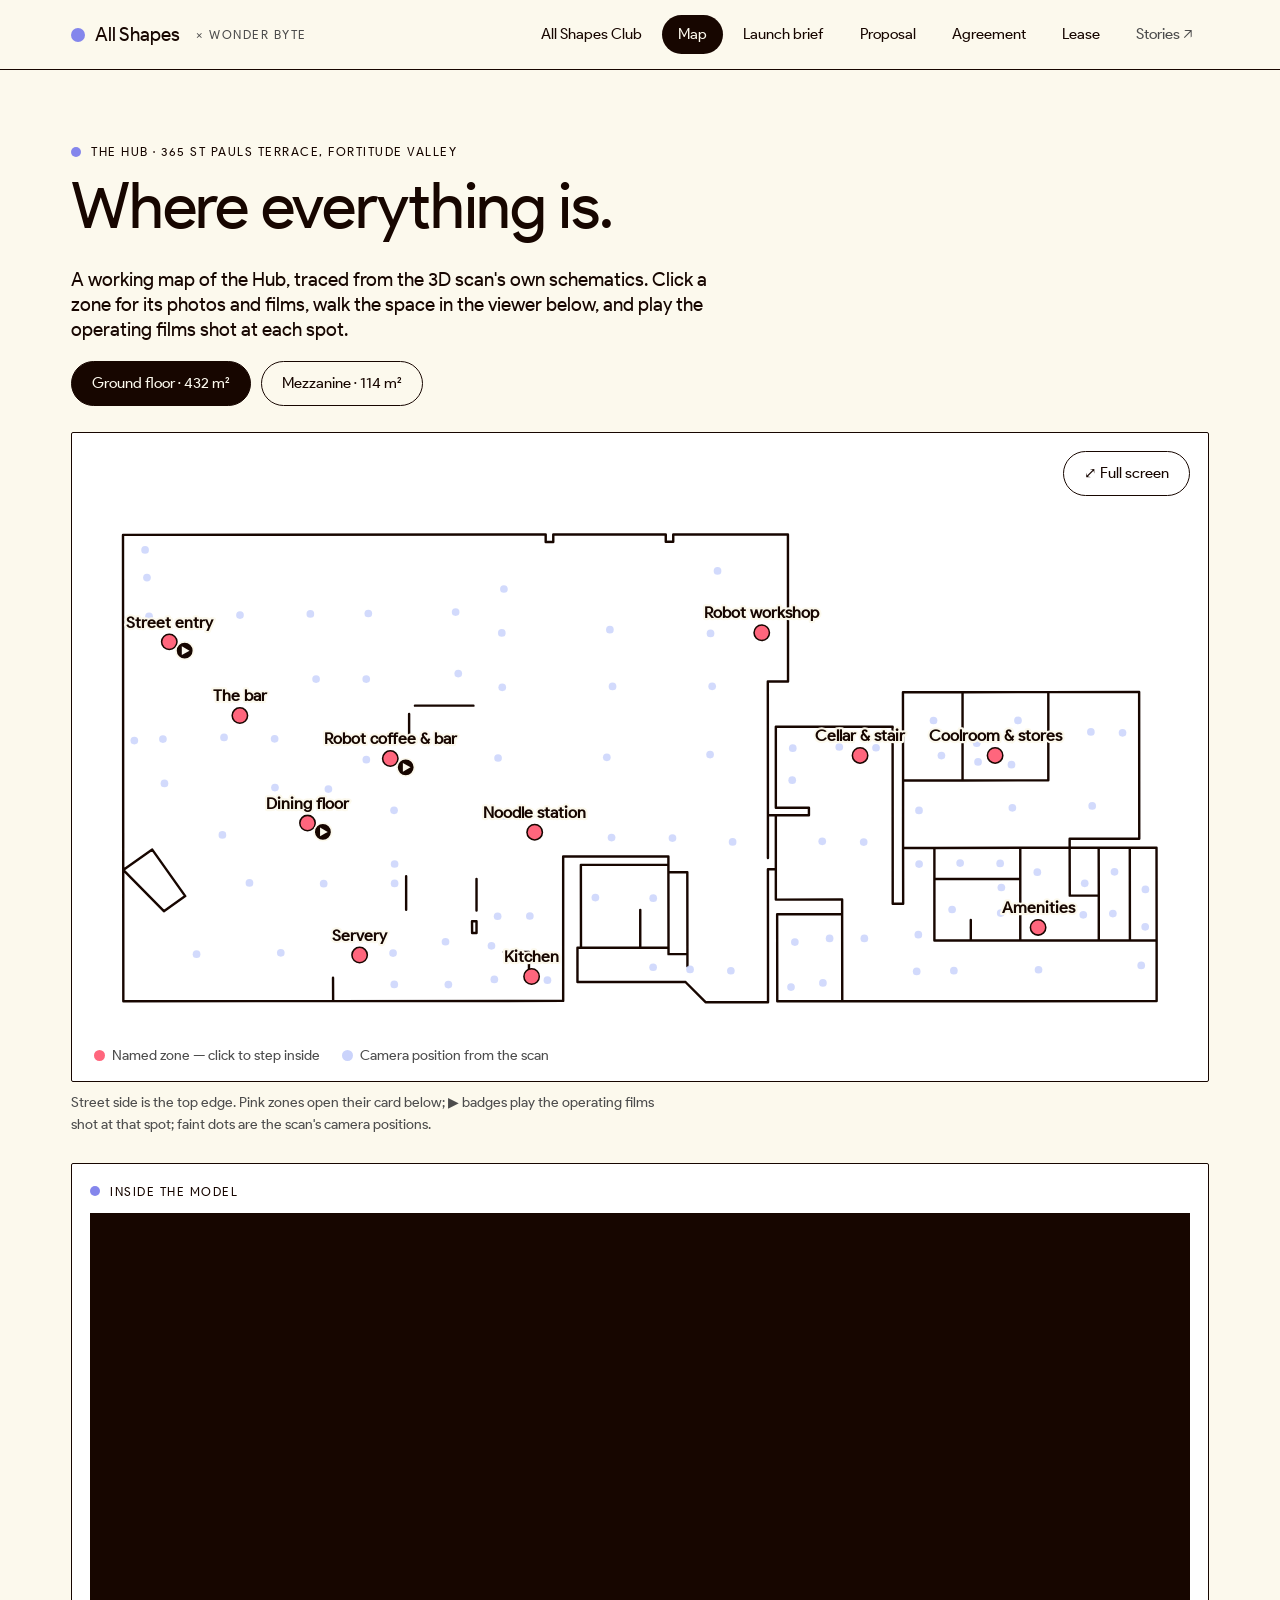
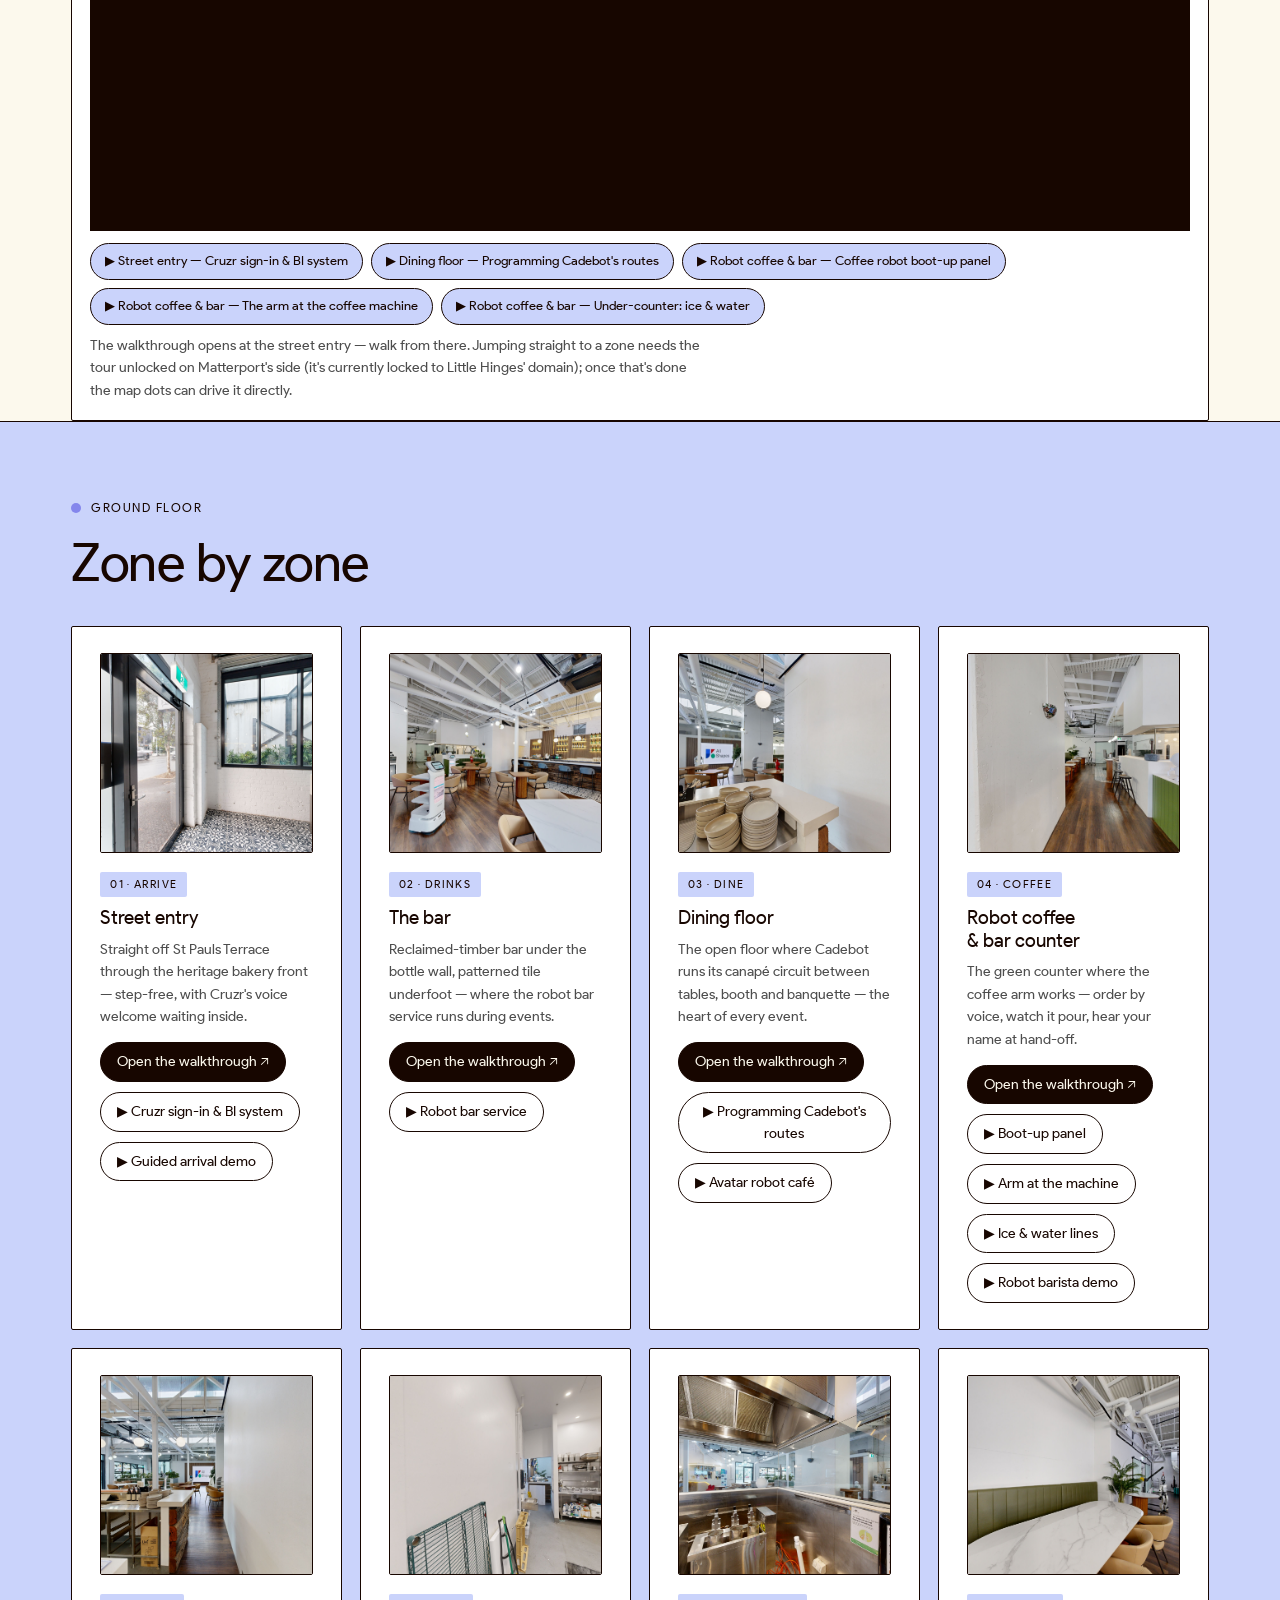
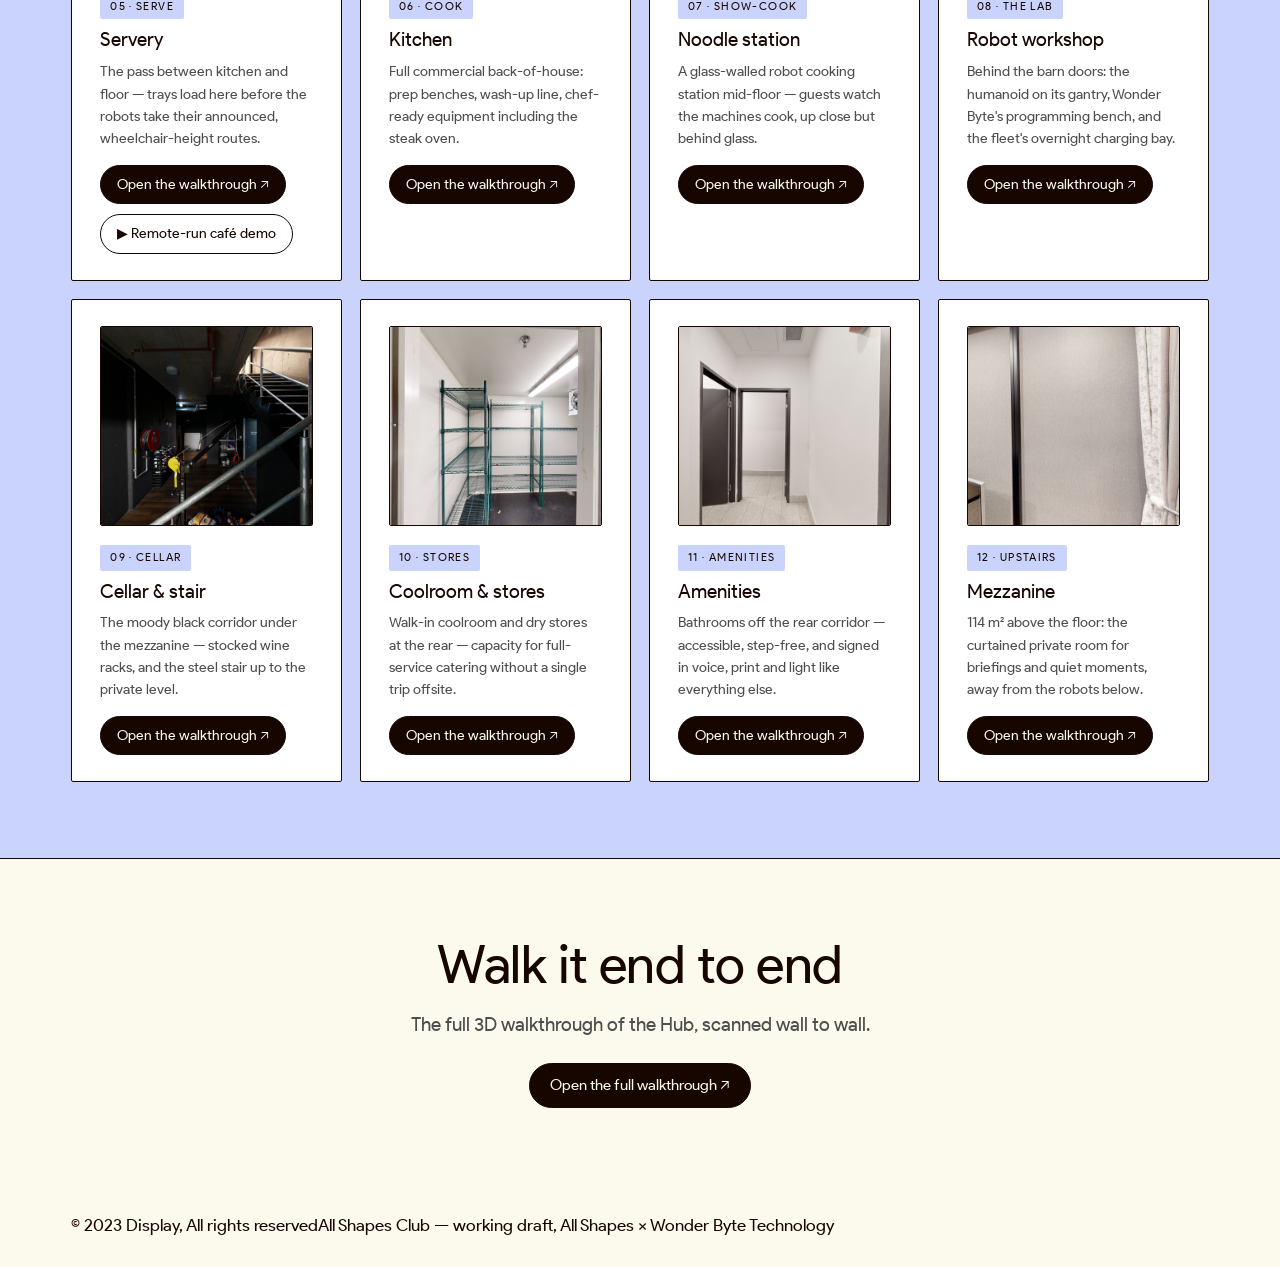
<file: map.html>
<!DOCTYPE html><html lang="en"><head><meta charset="utf-8">
<title>The map — All Shapes Club</title><meta name="viewport" content="width=device-width, initial-scale=1">
<link rel="stylesheet" href="css/site.css"><link rel="stylesheet" href="css/extra.css">
<link rel="icon" href="data:image/svg+xml,<svg xmlns=%22http://www.w3.org/2000/svg%22 viewBox=%220 0 100 100%22><circle cx=%2250%22 cy=%2250%22 r=%2245%22 fill=%22%238486EC%22/></svg>">
<style>
.planwrap{background:#fff;border:1px solid #170600;border-radius:2px;padding:18px 18px 8px;margin-top:26px}
.plan{width:100%;height:auto;display:block}
.plan .walls{stroke:#170600;stroke-width:2.2;fill:none;stroke-linecap:round}
.plan .ghost{stroke:#170600;stroke-width:1;fill:none;opacity:.14}
.plan .sw{fill:#CAD3FB;opacity:.85;cursor:pointer}
.plan .sw:hover{fill:#8486EC;opacity:1}
.plan .zone{cursor:pointer}
.plan .zone circle{fill:#FF667D;stroke:#170600;stroke-width:1.4}
.plan .zone text{font:600 15px ProductSans,Gilroy,sans-serif;fill:#170600;text-anchor:middle;paint-order:stroke;stroke:#FCF9ED;stroke-width:4px;stroke-linejoin:round}
.plan .zone:hover circle{r:9;fill:#8486EC}
.floorpick{display:flex;gap:10px;margin-top:18px}
.floorpick .pill.on{background:#170600;color:#FCF9ED}
.zonecards .blk{scroll-margin-top:110px}
.zonecards .imgbox img{width:100%;height:100%;object-fit:cover}
.zonecards .acts{display:flex;flex-wrap:wrap;gap:10px;margin-top:14px}
.zonecards .acts .pill{font-size:13.5px;padding:8px 16px}
.legend{display:flex;gap:22px;align-items:center;margin:10px 4px 6px;font-size:13.5px;color:#4D4D4D;flex-wrap:wrap}
.legend i{display:inline-block;width:11px;height:11px;border-radius:50%;margin-right:7px;vertical-align:-1px}
.planbar{display:flex;justify-content:flex-end;margin-bottom:6px}
.planwrap:fullscreen{display:flex;flex-direction:column;justify-content:center;background:#FCF9ED}
.plan .vmark circle{fill:#170600;stroke:#FCF9ED;stroke-width:1.6}
.plan .vmark path{fill:#FCF9ED}
.plan .vmark{cursor:pointer}
.plan .vmark:hover circle{fill:#8486EC}
.tourwrap{background:#fff;border:1px solid #170600;border-radius:2px;padding:18px;margin-top:26px}
.tourwrap iframe{width:100%;aspect-ratio:16/9;border:0;display:block;background:#170600}
.tourchips{display:flex;flex-wrap:wrap;gap:8px;margin-bottom:14px}
.tourchips .pill{font-size:13px;padding:7px 14px}
.tourchips .pill.on{background:#170600;color:#FCF9ED}
.filmrow{display:flex;flex-wrap:wrap;gap:8px;margin-top:12px;min-height:34px}
.filmrow .pill{font-size:13px;padding:7px 14px;background:#CAD3FB;border-color:#170600}
dialog#vbox{border:1px solid #170600;border-radius:2px;padding:10px;max-width:min(480px,92vw);background:#FCF9ED}
dialog#vbox::backdrop{background:rgba(23,6,0,.72)}
dialog#vbox video{width:100%;max-height:76vh;display:block;background:#000}
dialog#vbox .vhead{display:flex;justify-content:space-between;align-items:center;gap:14px;margin:2px 2px 8px;font-size:14.5px}
</style>
</head><body><header class="hd"><div class="shell">
  <a class="wordmark" href="index.html"><i></i>All Shapes <em>× Wonder Byte</em></a>
  <nav class="nav" aria-label="Site">
    <a href="index.html">All Shapes Club</a>
    <a href="map.html" class="on">Map</a>
    <a href="launch-brief.html">Launch brief</a>
    <a href="proposal.html">Proposal</a>
    <a href="heads-of-agreement.html">Agreement</a>
    <a href="lease.html">Lease</a>
    <a class="ext" href="https://allshapes.blog/en/articles">Stories ↗</a>
  </nav></div></header>

<div class="hero"><div class="shell">
  <p class="label">The Hub · 365 St Pauls Terrace, Fortitude Valley</p>
  <h1 style="max-width:14ch">Where everything is.</h1>
  <p class="lede" style="margin-top:22px">A working map of the Hub, traced from the 3D scan's own schematics. Click a zone for its photos and films, walk the space in the viewer below, and play the operating films shot at each spot.</p>

  <div class="floorpick" role="tablist" aria-label="Floor">
    <button class="pill on" id="pick-f0" type="button">Ground floor · 432 m²</button>
    <button class="pill" id="pick-f1" type="button">Mezzanine · 114 m²</button>
  </div>
  <div class="planwrap" id="planwrap">
    <div class="planbar"><button class="pill" id="fsbtn" type="button">⤢ Full screen</button></div>
    <svg id="plan-f0" class="plan" viewBox="0 0 1000 485" xmlns="http://www.w3.org/2000/svg" role="img" aria-label="Floor plan"><path class="walls" d="M729.9 204.3L623.7 204.4M414.4 36.3L414.4 29.6M530.4 29.6L634.7 29.5M891.0 358.0L890.9 314.5M871.5 172.9L793.5 173.0M399.2 409.1L399.2 428.5M846.0 314.5L767.9 314.6M446.5 405.3L500.4 405.3M801.0 398.7L767.9 398.8M846.0 398.7L917.4 398.7M625.0 454.1L684.1 454.1M295.5 185.2L348.7 185.2M526.0 330.0L526.0 322.3M616.5 284.9L623.7 284.9M846.0 398.7L801.0 398.7M530.4 36.1L530.4 29.6M739.4 314.6L739.4 253.2M616.5 284.9L616.5 323.7M446.5 405.3L446.4 330.0M351.5 342.7L351.5 371.5M430.3 322.4L430.3 453.7M767.9 342.9L767.9 398.8M871.5 172.9L954.1 172.8M684.0 374.8L684.1 454.1M634.8 163.3L634.7 29.5M767.9 342.9L767.9 314.6M414.4 36.3L421.3 36.3M351.5 391.9L347.5 391.9M653.8 278.0L623.7 278.0M623.7 361.6L684.0 361.5M739.4 253.2L739.3 173.0M221.1 453.9L430.3 453.7M917.4 358.0L917.3 314.5M793.5 253.2L793.5 173.0M890.9 314.5L917.3 314.5M970.0 453.9L684.1 454.1M846.0 314.5L846.0 342.8M729.9 204.3L730.0 365.4M443.3 436.5L541.5 436.5M530.4 36.1L523.6 36.2M30.2 334.6L56.6 316.1M846.0 314.5L890.9 314.5M623.7 284.9L653.8 284.9M917.4 398.7L945.7 398.7M500.4 370.9L500.4 405.3M347.4 381.2L347.5 391.9M945.7 398.7L970.0 398.6M290.2 192.8L290.2 213.0M623.7 204.4L623.7 278.0M970.0 398.6L969.9 314.4M421.3 36.3L421.3 29.6M730.0 365.4L739.5 365.4M526.1 411.2L526.1 405.2M221.1 453.9L221.0 432.7M890.9 306.2L890.9 314.5M526.0 336.7L526.0 330.0M793.5 253.2L871.5 253.1M917.4 358.0L891.0 358.0M86.6 358.4L56.6 316.1M443.3 405.3L443.3 436.5M954.2 306.2L954.1 172.8M446.4 330.0L526.0 330.0M739.4 314.6L767.9 314.6M684.0 374.8L684.0 361.5M86.6 358.4L67.2 372.1M616.5 284.9L616.4 163.3M793.5 173.0L739.3 173.0M30.3 454.0L221.1 453.9M30.0 29.9L414.4 29.6M526.0 336.7L526.1 405.2M739.4 314.6L739.5 365.4M846.0 398.7L846.0 342.8M616.6 455.0L616.5 334.0M543.2 336.7L526.0 336.7M945.6 314.5L969.9 314.4M623.7 334.0L623.7 284.9M890.9 306.2L954.2 306.2M616.4 163.3L634.8 163.3M653.8 278.0L653.8 284.9M347.4 381.2L351.5 381.2M767.9 342.9L846.0 342.8M526.1 411.2L543.3 411.2M623.7 334.0L623.7 361.6M623.7 334.0L616.5 334.0M793.5 253.2L739.4 253.2M684.0 374.8L624.9 374.9M30.2 334.6L30.0 29.9M446.5 405.3L443.3 405.3M30.2 334.6L30.3 454.0M287.5 340.4L287.5 370.9M917.4 358.0L917.4 398.7M543.2 336.7L543.3 411.2M945.6 314.5L917.3 314.5M543.3 422.1L543.3 411.2M625.0 454.1L624.9 374.9M30.2 334.6L67.2 372.1M523.6 29.6L421.3 29.6M945.6 314.5L945.7 398.7M970.0 453.9L970.0 398.6M871.5 172.9L871.5 253.1M526.1 405.2L500.4 405.3M430.3 322.4L526.0 322.3M351.5 391.9L351.5 381.2M541.5 436.5L560.0 455.0M616.6 455.0L560.0 455.0M376.4 409.2L399.2 409.1M523.6 29.6L523.6 36.2M801.0 380.2L801.0 398.7"/><circle class="sw" cx="416.0" cy="434.9" r="3.5" data-ss="79"><title>Step here (scan 79)</title></circle><circle class="sw" cx="681.4" cy="222.8" r="3.5" data-ss="27"><title>Step here (scan 27)</title></circle><circle class="sw" cx="273.8" cy="232.9" r="3.5" data-ss="100"><title>Step here (scan 100)</title></circle><circle class="sw" cx="400.0" cy="376.5" r="3.5" data-ss="75"><title>Step here (scan 75)</title></circle><circle class="sw" cx="512.1" cy="423.1" r="3.5" data-ss="68"><title>Step here (scan 68)</title></circle><circle class="sw" cx="253.1" cy="101.4" r="3.5" data-ss="109"><title>Step here (scan 109)</title></circle><circle class="sw" cx="665.9" cy="308.6" r="3.5" data-ss="64"><title>Step here (scan 64)</title></circle><circle class="sw" cx="753.3" cy="393.5" r="3.5" data-ss="35"><title>Step here (scan 35)</title></circle><circle class="sw" cx="638.6" cy="253.0" r="3.5" data-ss="25"><title>Step here (scan 25)</title></circle><circle class="sw" cx="861.0" cy="385.5" r="3.5" data-ss="50"><title>Step here (scan 50)</title></circle><circle class="sw" cx="168.2" cy="259.7" r="3.5" data-ss="97"><title>Step here (scan 97)</title></circle><circle class="sw" cx="276.7" cy="438.7" r="3.5" data-ss="82"><title>Step here (scan 82)</title></circle><circle class="sw" cx="807.6" cy="236.4" r="3.5" data-ss="41"><title>Step here (scan 41)</title></circle><circle class="sw" cx="584.4" cy="309.1" r="3.5" data-ss="65"><title>Step here (scan 65)</title></circle><circle class="sw" cx="121.9" cy="214.1" r="3.5" data-ss="95"><title>Step here (scan 95)</title></circle><circle class="sw" cx="931.7" cy="336.3" r="3.5" data-ss="55"><title>Step here (scan 55)</title></circle><circle class="sw" cx="861.5" cy="336.6" r="3.5" data-ss="51"><title>Step here (scan 51)</title></circle><circle class="sw" cx="956.0" cy="421.4" r="3.5" data-ss="56"><title>Step here (scan 56)</title></circle><circle class="sw" cx="167.9" cy="215.4" r="3.5" data-ss="96"><title>Step here (scan 96)</title></circle><circle class="sw" cx="565.8" cy="167.6" r="3.5" data-ss="118"><title>Step here (scan 118)</title></circle><circle class="sw" cx="714.8" cy="223.5" r="3.5" data-ss="28"><title>Step here (scan 28)</title></circle><circle class="sw" cx="641.0" cy="400.2" r="3.5" data-ss="32"><title>Step here (scan 32)</title></circle><circle class="sw" cx="459.6" cy="359.7" r="3.5" data-ss="70"><title>Step here (scan 70)</title></circle><circle class="sw" cx="376.4" cy="79.1" r="3.5" data-ss="114"><title>Step here (scan 114)</title></circle><circle class="sw" cx="827.7" cy="328.7" r="3.5" data-ss="62"><title>Step here (scan 62)</title></circle><circle class="sw" cx="903.3" cy="375.4" r="3.5" data-ss="52"><title>Step here (scan 52)</title></circle><circle class="sw" cx="403.9" cy="299.4" r="3.5" data-ss="73"><title>Step here (scan 73)</title></circle><circle class="sw" cx="570.7" cy="62.7" r="3.5" data-ss="120"><title>Step here (scan 120)</title></circle><circle class="sw" cx="939.0" cy="209.9" r="3.5" data-ss="46"><title>Step here (scan 46)</title></circle><circle class="sw" cx="470.0" cy="232.2" r="3.5" data-ss="116"><title>Step here (scan 116)</title></circle><circle class="sw" cx="145.0" cy="346.4" r="3.5" data-ss="90"><title>Step here (scan 90)</title></circle><circle class="sw" cx="244.8" cy="410.7" r="3.5" data-ss="84"><title>Step here (scan 84)</title></circle><circle class="sw" cx="753.9" cy="280.5" r="3.5" data-ss="37"><title>Step here (scan 37)</title></circle><circle class="sw" cx="529.7" cy="305.6" r="3.5" data-ss="71"><title>Step here (scan 71)</title></circle><circle class="sw" cx="216.8" cy="261.1" r="3.5" data-ss="98"><title>Step here (scan 98)</title></circle><circle class="sw" cx="774.3" cy="230.6" r="3.5" data-ss="42"><title>Step here (scan 42)</title></circle><circle class="sw" cx="374.9" cy="168.5" r="3.5" data-ss="112"><title>Step here (scan 112)</title></circle><circle class="sw" cx="205.6" cy="161.0" r="3.5" data-ss="103"><title>Step here (scan 103)</title></circle><circle class="sw" cx="374.5" cy="119.1" r="3.5" data-ss="113"><title>Step here (scan 113)</title></circle><circle class="sw" cx="334.9" cy="156.0" r="3.5" data-ss="111"><title>Step here (scan 111)</title></circle><circle class="sw" cx="367.7" cy="434.2" r="3.5" data-ss="78"><title>Step here (scan 78)</title></circle><circle class="sw" cx="332.5" cy="100.1" r="3.5" data-ss="110"><title>Step here (scan 110)</title></circle><circle class="sw" cx="564.3" cy="119.5" r="3.5" data-ss="119"><title>Step here (scan 119)</title></circle><circle class="sw" cx="838.0" cy="238.9" r="3.5" data-ss="39"><title>Step here (scan 39)</title></circle><circle class="sw" cx="325.9" cy="438.9" r="3.5" data-ss="81"><title>Step here (scan 81)</title></circle><circle class="sw" cx="277.0" cy="346.9" r="3.5" data-ss="87"><title>Step here (scan 87)</title></circle><circle class="sw" cx="862.6" cy="425.4" r="3.5" data-ss="49"><title>Step here (scan 49)</title></circle><circle class="sw" cx="828.8" cy="350.6" r="3.5" data-ss="61"><title>Step here (scan 61)</title></circle><circle class="sw" cx="930.2" cy="374.3" r="3.5" data-ss="54"><title>Step here (scan 54)</title></circle><circle class="sw" cx="136.4" cy="102.8" r="3.5" data-ss="105"><title>Step here (scan 105)</title></circle><circle class="sw" cx="767.1" cy="198.7" r="3.5" data-ss="43"><title>Step here (scan 43)</title></circle><circle class="sw" cx="666.5" cy="437.4" r="3.5" data-ss="34"><title>Step here (scan 34)</title></circle><circle class="sw" cx="212.5" cy="347.1" r="3.5" data-ss="89"><title>Step here (scan 89)</title></circle><circle class="sw" cx="911.4" cy="276.4" r="3.5" data-ss="44"><title>Step here (scan 44)</title></circle><circle class="sw" cx="275.6" cy="410.2" r="3.5" data-ss="83"><title>Step here (scan 83)</title></circle><circle class="sw" cx="639.1" cy="223.9" r="3.5" data-ss="26"><title>Step here (scan 26)</title></circle><circle class="sw" cx="806.4" cy="219.4" r="3.5" data-ss="123"><title>Step here (scan 123)</title></circle><circle class="sw" cx="67.7" cy="255.9" r="3.5" data-ss="92"><title>Step here (scan 92)</title></circle><circle class="sw" cx="754.0" cy="329.3" r="3.5" data-ss="36"><title>Step here (scan 36)</title></circle><circle class="sw" cx="785.6" cy="426.2" r="3.5" data-ss="48"><title>Step here (scan 48)</title></circle><circle class="sw" cx="838.8" cy="278.1" r="3.5" data-ss="38"><title>Step here (scan 38)</title></circle><circle class="sw" cx="637.5" cy="441.1" r="3.5" data-ss="33"><title>Step here (scan 33)</title></circle><circle class="sw" cx="200.4" cy="101.8" r="3.5" data-ss="104"><title>Step here (scan 104)</title></circle><circle class="sw" cx="370.7" cy="376.7" r="3.5" data-ss="76"><title>Step here (scan 76)</title></circle><circle class="sw" cx="53.7" cy="104.0" r="3.5" data-ss="106"><title>Step here (scan 106)</title></circle><circle class="sw" cx="251.2" cy="161.0" r="3.5" data-ss="102"><title>Step here (scan 102)</title></circle><circle class="sw" cx="703.6" cy="309.3" r="3.5" data-ss="29"><title>Step here (scan 29)</title></circle><circle class="sw" cx="791.3" cy="328.4" r="3.5" data-ss="63"><title>Step here (scan 63)</title></circle><circle class="sw" cx="365.1" cy="403.6" r="3.5" data-ss="77"><title>Step here (scan 77)</title></circle><circle class="sw" cx="545.7" cy="425.1" r="3.5" data-ss="67"><title>Step here (scan 67)</title></circle><circle class="sw" cx="50.1" cy="43.6" r="3.5" data-ss="108"><title>Step here (scan 108)</title></circle><circle class="sw" cx="277.0" cy="329.2" r="3.5" data-ss="88"><title>Step here (scan 88)</title></circle><circle class="sw" cx="704.2" cy="396.9" r="3.5" data-ss="30"><title>Step here (scan 30)</title></circle><circle class="sw" cx="910.2" cy="209.1" r="3.5" data-ss="45"><title>Step here (scan 45)</title></circle><circle class="sw" cx="959.8" cy="352.3" r="3.5" data-ss="58"><title>Step here (scan 58)</title></circle><circle class="sw" cx="376.9" cy="285.5" r="3.5" data-ss="74"><title>Step here (scan 74)</title></circle><circle class="sw" cx="66.3" cy="215.6" r="3.5" data-ss="93"><title>Step here (scan 93)</title></circle><circle class="sw" cx="323.3" cy="399.9" r="3.5" data-ss="80"><title>Step here (scan 80)</title></circle><circle class="sw" cx="472.8" cy="116.1" r="3.5" data-ss="121"><title>Step here (scan 121)</title></circle><circle class="sw" cx="251.3" cy="234.3" r="3.5" data-ss="99"><title>Step here (scan 99)</title></circle><circle class="sw" cx="40.3" cy="217.0" r="3.5" data-ss="94"><title>Step here (scan 94)</title></circle><circle class="sw" cx="784.0" cy="370.6" r="3.5" data-ss="59"><title>Step here (scan 59)</title></circle><circle class="sw" cx="120.4" cy="302.8" r="3.5" data-ss="91"><title>Step here (scan 91)</title></circle><circle class="sw" cx="512.2" cy="360.3" r="3.5" data-ss="69"><title>Step here (scan 69)</title></circle><circle class="sw" cx="96.9" cy="411.2" r="3.5" data-ss="86"><title>Step here (scan 86)</title></circle><circle class="sw" cx="751.8" cy="426.9" r="3.5" data-ss="47"><title>Step here (scan 47)</title></circle><circle class="sw" cx="582.8" cy="426.3" r="3.5" data-ss="66"><title>Step here (scan 66)</title></circle><circle class="sw" cx="51.8" cy="68.7" r="3.5" data-ss="107"><title>Step here (scan 107)</title></circle><circle class="sw" cx="843.9" cy="198.6" r="3.5" data-ss="40"><title>Step here (scan 40)</title></circle><circle class="sw" cx="904.6" cy="346.8" r="3.5" data-ss="53"><title>Step here (scan 53)</title></circle><circle class="sw" cx="276.5" cy="280.4" r="3.5" data-ss="101"><title>Step here (scan 101)</title></circle><circle class="sw" cx="959.6" cy="386.3" r="3.5" data-ss="57"><title>Step here (scan 57)</title></circle><circle class="sw" cx="563.9" cy="229.7" r="3.5" data-ss="117"><title>Step here (scan 117)</title></circle><circle class="sw" cx="371.1" cy="232.8" r="3.5" data-ss="115"><title>Step here (scan 115)</title></circle><circle class="sw" cx="474.3" cy="305.2" r="3.5" data-ss="72"><title>Step here (scan 72)</title></circle><circle class="sw" cx="672.6" cy="396.9" r="3.5" data-ss="31"><title>Step here (scan 31)</title></circle><circle class="sw" cx="173.5" cy="410.0" r="3.5" data-ss="85"><title>Step here (scan 85)</title></circle><circle class="sw" cx="828.2" cy="373.8" r="3.5" data-ss="60"><title>Step here (scan 60)</title></circle><circle class="sw" cx="475.2" cy="167.7" r="3.5" data-ss="122"><title>Step here (scan 122)</title></circle><g class="zone" data-zone="entry" data-ss="106" transform="translate(72.1 127.2)"><circle r="7"/><text y="-13">Street entry</text></g><g class="zone" data-zone="bar" data-ss="96" transform="translate(136.3 194.2)"><circle r="7"/><text y="-13">The bar</text></g><g class="zone" data-zone="dining" data-ss="95" transform="translate(197.8 292.0)"><circle r="7"/><text y="-13">Dining floor</text></g><g class="zone" data-zone="coffee-bar" data-ss="100" transform="translate(273.1 233.3)"><circle r="7"/><text y="-13">Robot coffee & bar</text></g><g class="zone" data-zone="servery" data-ss="84" transform="translate(245.2 412.0)"><circle r="7"/><text y="-13">Servery</text></g><g class="zone" data-zone="kitchen" data-ss="79" transform="translate(401.6 431.5)"><circle r="7"/><text y="-13">Kitchen</text></g><g class="zone" data-zone="noodle-station" data-ss="73" transform="translate(404.4 300.3)"><circle r="7"/><text y="-13">Noodle station</text></g><g class="zone" data-zone="workshop" data-ss="119" transform="translate(610.9 118.9)"><circle r="7"/><text y="-13">Robot workshop</text></g><g class="zone" data-zone="cellar" data-ss="27" transform="translate(700.3 230.5)"><circle r="7"/><text y="-13">Cellar & stair</text></g><g class="zone" data-zone="coolroom" data-ss="41" transform="translate(823.1 230.5)"><circle r="7"/><text y="-13">Coolroom & stores</text></g><g class="zone" data-zone="amenities" data-ss="50" transform="translate(862.2 386.9)"><circle r="7"/><text y="-13">Amenities</text></g></svg>
    <div id="wrap-f1" hidden><svg id="plan-f1" class="plan" viewBox="0 0 1000 485" xmlns="http://www.w3.org/2000/svg" role="img" aria-label="Floor plan (mezzanine)"><path class="walls" d="M739.3 204.3L785.6 204.3M635.3 204.4L635.3 213.2M623.7 213.2L623.8 454.1M785.5 169.5L785.6 204.3M969.6 453.9L623.8 454.1M730.0 365.4L729.9 204.3M730.0 365.4L739.4 365.4M969.5 310.9L954.2 311.0M739.3 204.3L739.4 365.4M969.5 310.9L969.6 453.9M635.3 204.4L729.9 204.3M954.1 169.4L954.2 311.0M954.1 169.4L785.5 169.5M635.3 213.2L623.7 213.2"/><path class="ghost" d="M729.9 204.3L623.7 204.4M414.4 36.3L414.4 29.6M530.4 29.6L634.7 29.5M891.0 358.0L890.9 314.5M871.5 172.9L793.5 173.0M399.2 409.1L399.2 428.5M846.0 314.5L767.9 314.6M446.5 405.3L500.4 405.3M801.0 398.7L767.9 398.8M846.0 398.7L917.4 398.7M625.0 454.1L684.1 454.1M295.5 185.2L348.7 185.2M526.0 330.0L526.0 322.3M616.5 284.9L623.7 284.9M846.0 398.7L801.0 398.7M530.4 36.1L530.4 29.6M739.4 314.6L739.4 253.2M616.5 284.9L616.5 323.7M446.5 405.3L446.4 330.0M351.5 342.7L351.5 371.5M430.3 322.4L430.3 453.7M767.9 342.9L767.9 398.8M871.5 172.9L954.1 172.8M684.0 374.8L684.1 454.1M634.8 163.3L634.7 29.5M767.9 342.9L767.9 314.6M414.4 36.3L421.3 36.3M351.5 391.9L347.5 391.9M653.8 278.0L623.7 278.0M623.7 361.6L684.0 361.5M739.4 253.2L739.3 173.0M221.1 453.9L430.3 453.7M917.4 358.0L917.3 314.5M793.5 253.2L793.5 173.0M890.9 314.5L917.3 314.5M970.0 453.9L684.1 454.1M846.0 314.5L846.0 342.8M729.9 204.3L730.0 365.4M443.3 436.5L541.5 436.5M530.4 36.1L523.6 36.2M30.2 334.6L56.6 316.1M846.0 314.5L890.9 314.5M623.7 284.9L653.8 284.9M917.4 398.7L945.7 398.7M500.4 370.9L500.4 405.3M347.4 381.2L347.5 391.9M945.7 398.7L970.0 398.6M290.2 192.8L290.2 213.0M623.7 204.4L623.7 278.0M970.0 398.6L969.9 314.4M421.3 36.3L421.3 29.6M730.0 365.4L739.5 365.4M526.1 411.2L526.1 405.2M221.1 453.9L221.0 432.7M890.9 306.2L890.9 314.5M526.0 336.7L526.0 330.0M793.5 253.2L871.5 253.1M917.4 358.0L891.0 358.0M86.6 358.4L56.6 316.1M443.3 405.3L443.3 436.5M954.2 306.2L954.1 172.8M446.4 330.0L526.0 330.0M739.4 314.6L767.9 314.6M684.0 374.8L684.0 361.5M86.6 358.4L67.2 372.1M616.5 284.9L616.4 163.3M793.5 173.0L739.3 173.0M30.3 454.0L221.1 453.9M30.0 29.9L414.4 29.6M526.0 336.7L526.1 405.2M739.4 314.6L739.5 365.4M846.0 398.7L846.0 342.8M616.6 455.0L616.5 334.0M543.2 336.7L526.0 336.7M945.6 314.5L969.9 314.4M623.7 334.0L623.7 284.9M890.9 306.2L954.2 306.2M616.4 163.3L634.8 163.3M653.8 278.0L653.8 284.9M347.4 381.2L351.5 381.2M767.9 342.9L846.0 342.8M526.1 411.2L543.3 411.2M623.7 334.0L623.7 361.6M623.7 334.0L616.5 334.0M793.5 253.2L739.4 253.2M684.0 374.8L624.9 374.9M30.2 334.6L30.0 29.9M446.5 405.3L443.3 405.3M30.2 334.6L30.3 454.0M287.5 340.4L287.5 370.9M917.4 358.0L917.4 398.7M543.2 336.7L543.3 411.2M945.6 314.5L917.3 314.5M543.3 422.1L543.3 411.2M625.0 454.1L624.9 374.9M30.2 334.6L67.2 372.1M523.6 29.6L421.3 29.6M945.6 314.5L945.7 398.7M970.0 453.9L970.0 398.6M871.5 172.9L871.5 253.1M526.1 405.2L500.4 405.3M430.3 322.4L526.0 322.3M351.5 391.9L351.5 381.2M541.5 436.5L560.0 455.0M616.6 455.0L560.0 455.0M376.4 409.2L399.2 409.1M523.6 29.6L523.6 36.2M801.0 380.2L801.0 398.7"/><circle class="sw" cx="844.8" cy="182.4" r="3.5" data-ss="3"><title>Step here (scan 3)</title></circle><circle class="sw" cx="647.6" cy="378.6" r="3.5" data-ss="21"><title>Step here (scan 21)</title></circle><circle class="sw" cx="713.1" cy="328.8" r="3.5" data-ss="17"><title>Step here (scan 17)</title></circle><circle class="sw" cx="845.0" cy="220.4" r="3.5" data-ss="2"><title>Step here (scan 2)</title></circle><circle class="sw" cx="750.8" cy="217.5" r="3.5" data-ss="1"><title>Step here (scan 1)</title></circle><circle class="sw" cx="646.1" cy="440.4" r="3.5" data-ss="22"><title>Step here (scan 22)</title></circle><circle class="sw" cx="711.2" cy="220.4" r="3.5" data-ss="19"><title>Step here (scan 19)</title></circle><circle class="sw" cx="750.5" cy="431.9" r="3.5" data-ss="13"><title>Step here (scan 13)</title></circle><circle class="sw" cx="752.0" cy="293.7" r="3.5" data-ss="14"><title>Step here (scan 14)</title></circle><circle class="sw" cx="935.6" cy="421.9" r="3.5" data-ss="8"><title>Step here (scan 8)</title></circle><circle class="sw" cx="713.1" cy="262.5" r="3.5" data-ss="18"><title>Step here (scan 18)</title></circle><circle class="sw" cx="844.8" cy="296.0" r="3.5" data-ss="5"><title>Step here (scan 5)</title></circle><circle class="sw" cx="938.1" cy="368.3" r="3.5" data-ss="9"><title>Step here (scan 9)</title></circle><circle class="sw" cx="850.3" cy="376.9" r="3.5" data-ss="6"><title>Step here (scan 6)</title></circle><circle class="sw" cx="805.1" cy="217.4" r="3.5" data-ss="0"><title>Step here (scan 0)</title></circle><circle class="sw" cx="848.2" cy="422.4" r="3.5" data-ss="7"><title>Step here (scan 7)</title></circle><circle class="sw" cx="720.2" cy="435.6" r="3.5" data-ss="15"><title>Step here (scan 15)</title></circle><circle class="sw" cx="719.9" cy="387.5" r="3.5" data-ss="16"><title>Step here (scan 16)</title></circle><circle class="sw" cx="639.3" cy="279.5" r="3.5" data-ss="24"><title>Step here (scan 24)</title></circle><circle class="sw" cx="641.4" cy="331.6" r="3.5" data-ss="20"><title>Step here (scan 20)</title></circle><circle class="sw" cx="878.8" cy="183.9" r="3.5" data-ss="4"><title>Step here (scan 4)</title></circle><circle class="sw" cx="940.7" cy="250.5" r="3.5" data-ss="11"><title>Step here (scan 11)</title></circle><circle class="sw" cx="942.8" cy="304.8" r="3.5" data-ss="10"><title>Step here (scan 10)</title></circle><circle class="sw" cx="750.9" cy="387.0" r="3.5" data-ss="12"><title>Step here (scan 12)</title></circle><circle class="sw" cx="640.6" cy="306.9" r="3.5" data-ss="23"><title>Step here (scan 23)</title></circle><g class="zone" data-zone="mezzanine" data-ss="21" transform="translate(647.2 403.6)"><circle r="7"/><text y="-13">Mezzanine private room</text></g></svg></div>
    <div class="legend"><span><i style="background:#FF667D"></i>Named zone — click to step inside</span><span><i style="background:#CAD3FB"></i>Camera position from the scan</span></div>
  </div>
  <p class="sm" style="margin-top:10px">Street side is the top edge. Pink zones open their card below; ▶ badges play the operating films shot at that spot; faint dots are the scan's camera positions.</p>

  <div class="tourwrap" id="tour">
    <p class="label" style="margin-bottom:12px">Inside the model</p>
    <iframe id="tourframe" src="https://openhouse.littlehinges.com.au/tour/365-st-pauls-terrace-fortitude-valley-qld-4006" title="3D walkthrough — the Hub" allow="fullscreen; xr-spatial-tracking" allowfullscreen></iframe>
    <div class="filmrow" id="filmrow"></div>
    <p class="sm" style="margin-top:10px">The walkthrough opens at the street entry — walk from there. Jumping straight to a zone needs the tour unlocked on Matterport's side (it's currently locked to Little Hinges' domain); once that's done the map dots can drive it directly.</p>
  </div>
</div></div>

<dialog id="vbox"><div class="vhead"><strong id="vtitle"></strong><button class="pill" id="vclose" type="button">✕ Close</button></div><video id="vplayer" controls playsinline></video></dialog>

<section class="band peri"><div class="shell zonecards">
  <p class="label">Ground floor</p>
  <h2>Zone by zone</h2>
  <div class="grid g4" style="margin-top:34px">

    <div class="blk" id="z-entry"><div class="imgbox"><img src="images/map/entry.jpg" alt="Heritage street entry with glass doors onto St Pauls Terrace" loading="lazy"></div>
      <span class="tag">01 · arrive</span><h3 style="margin-top:10px">Street entry</h3>
      <p class="sm">Straight off St Pauls Terrace through the heritage bakery front — step-free, with Cruzr's voice welcome waiting inside.</p>
      <div class="acts"><a class="pill dark" href="https://openhouse.littlehinges.com.au/tour/365-st-pauls-terrace-fortitude-valley-qld-4006" target="_blank" rel="noopener">Open the walkthrough ↗</a>
      <button class="pill" type="button" data-film="entry:0">▶ Cruzr sign-in &amp; BI system</button>
      <a class="pill" href="https://www.youtube.com/watch?v=haUMbB_HpKY" target="_blank" rel="noopener">▶ Guided arrival demo</a></div></div>

    <div class="blk" id="z-bar"><div class="imgbox"><img src="images/map/dining.jpg" alt="Timber bar with blue stools, bottle wall and service robots on the floor" loading="lazy"></div>
      <span class="tag">02 · drinks</span><h3 style="margin-top:10px">The bar</h3>
      <p class="sm">Reclaimed-timber bar under the bottle wall, patterned tile underfoot — where the robot bar service runs during events.</p>
      <div class="acts"><a class="pill dark" href="https://openhouse.littlehinges.com.au/tour/365-st-pauls-terrace-fortitude-valley-qld-4006" target="_blank" rel="noopener">Open the walkthrough ↗</a>
      <a class="pill" href="https://www.youtube.com/watch?v=5NHPDFOam0o" target="_blank" rel="noopener">▶ Robot bar service</a></div></div>

    <div class="blk" id="z-dining"><div class="imgbox"><img src="images/map/floor.jpg" alt="Dining floor with tables, banquette and robots mid-route" loading="lazy"></div>
      <span class="tag">03 · dine</span><h3 style="margin-top:10px">Dining floor</h3>
      <p class="sm">The open floor where Cadebot runs its canapé circuit between tables, booth and banquette — the heart of every event.</p>
      <div class="acts"><a class="pill dark" href="https://openhouse.littlehinges.com.au/tour/365-st-pauls-terrace-fortitude-valley-qld-4006" target="_blank" rel="noopener">Open the walkthrough ↗</a>
      <button class="pill" type="button" data-film="dining:0">▶ Programming Cadebot's routes</button>
      <a class="pill" href="https://www.youtube.com/watch?v=vj1z6HEAkYY" target="_blank" rel="noopener">▶ Avatar robot café</a></div></div>

    <div class="blk" id="z-coffee-bar"><div class="imgbox"><img src="images/map/coffee-bar.jpg" alt="The green robot coffee and bar counter with stools" loading="lazy"></div>
      <span class="tag">04 · coffee</span><h3 style="margin-top:10px">Robot coffee &amp; bar counter</h3>
      <p class="sm">The green counter where the coffee arm works — order by voice, watch it pour, hear your name at hand-off.</p>
      <div class="acts"><a class="pill dark" href="https://openhouse.littlehinges.com.au/tour/365-st-pauls-terrace-fortitude-valley-qld-4006" target="_blank" rel="noopener">Open the walkthrough ↗</a>
      <button class="pill" type="button" data-film="coffee-bar:0">▶ Boot-up panel</button>
      <button class="pill" type="button" data-film="coffee-bar:1">▶ Arm at the machine</button>
      <button class="pill" type="button" data-film="coffee-bar:2">▶ Ice &amp; water lines</button>
      <a class="pill" href="https://www.youtube.com/watch?v=Or1f5YsNxKs" target="_blank" rel="noopener">▶ Robot barista demo</a></div></div>

    <div class="blk" id="z-servery"><div class="imgbox"><img src="images/map/servery.jpg" alt="Servery pass with plates stacked ready for service" loading="lazy"></div>
      <span class="tag">05 · serve</span><h3 style="margin-top:10px">Servery</h3>
      <p class="sm">The pass between kitchen and floor — trays load here before the robots take their announced, wheelchair-height routes.</p>
      <div class="acts"><a class="pill dark" href="https://openhouse.littlehinges.com.au/tour/365-st-pauls-terrace-fortitude-valley-qld-4006" target="_blank" rel="noopener">Open the walkthrough ↗</a>
      <a class="pill" href="https://www.youtube.com/watch?v=6MGPEjeGgj4" target="_blank" rel="noopener">▶ Remote-run café demo</a></div></div>

    <div class="blk" id="z-kitchen"><div class="imgbox"><img src="images/map/kitchen.jpg" alt="Commercial kitchen with stainless benches and wash-up line" loading="lazy"></div>
      <span class="tag">06 · cook</span><h3 style="margin-top:10px">Kitchen</h3>
      <p class="sm">Full commercial back-of-house: prep benches, wash-up line, chef-ready equipment including the steak oven.</p>
      <div class="acts"><a class="pill dark" href="https://openhouse.littlehinges.com.au/tour/365-st-pauls-terrace-fortitude-valley-qld-4006" target="_blank" rel="noopener">Open the walkthrough ↗</a></div></div>

    <div class="blk" id="z-noodle-station"><div class="imgbox"><img src="images/map/noodle-station.jpg" alt="Glassed robot cooking station with noodle cookers" loading="lazy"></div>
      <span class="tag">07 · show-cook</span><h3 style="margin-top:10px">Noodle station</h3>
      <p class="sm">A glass-walled robot cooking station mid-floor — guests watch the machines cook, up close but behind glass.</p>
      <div class="acts"><a class="pill dark" href="https://openhouse.littlehinges.com.au/tour/365-st-pauls-terrace-fortitude-valley-qld-4006" target="_blank" rel="noopener">Open the walkthrough ↗</a></div></div>

    <div class="blk" id="z-workshop"><div class="imgbox"><img src="images/map/workshop.jpg" alt="Robot workshop with humanoid on its gantry behind barn doors" loading="lazy"></div>
      <span class="tag">08 · the lab</span><h3 style="margin-top:10px">Robot workshop</h3>
      <p class="sm">Behind the barn doors: the humanoid on its gantry, Wonder Byte's programming bench, and the fleet's overnight charging bay.</p>
      <div class="acts"><a class="pill dark" href="https://openhouse.littlehinges.com.au/tour/365-st-pauls-terrace-fortitude-valley-qld-4006" target="_blank" rel="noopener">Open the walkthrough ↗</a></div></div>

    <div class="blk" id="z-cellar"><div class="imgbox"><img src="images/map/cellar.jpg" alt="Black-walled cellar with wine racks and stair up to the mezzanine" loading="lazy"></div>
      <span class="tag">09 · cellar</span><h3 style="margin-top:10px">Cellar &amp; stair</h3>
      <p class="sm">The moody black corridor under the mezzanine — stocked wine racks, and the steel stair up to the private level.</p>
      <div class="acts"><a class="pill dark" href="https://openhouse.littlehinges.com.au/tour/365-st-pauls-terrace-fortitude-valley-qld-4006" target="_blank" rel="noopener">Open the walkthrough ↗</a></div></div>

    <div class="blk" id="z-coolroom"><div class="imgbox"><img src="images/map/coolroom.jpg" alt="Walk-in coolroom with wire shelving" loading="lazy"></div>
      <span class="tag">10 · stores</span><h3 style="margin-top:10px">Coolroom &amp; stores</h3>
      <p class="sm">Walk-in coolroom and dry stores at the rear — capacity for full-service catering without a single trip offsite.</p>
      <div class="acts"><a class="pill dark" href="https://openhouse.littlehinges.com.au/tour/365-st-pauls-terrace-fortitude-valley-qld-4006" target="_blank" rel="noopener">Open the walkthrough ↗</a></div></div>

    <div class="blk" id="z-amenities"><div class="imgbox"><img src="images/map/amenities.jpg" alt="Amenities corridor" loading="lazy"></div>
      <span class="tag">11 · amenities</span><h3 style="margin-top:10px">Amenities</h3>
      <p class="sm">Bathrooms off the rear corridor — accessible, step-free, and signed in voice, print and light like everything else.</p>
      <div class="acts"><a class="pill dark" href="https://openhouse.littlehinges.com.au/tour/365-st-pauls-terrace-fortitude-valley-qld-4006" target="_blank" rel="noopener">Open the walkthrough ↗</a></div></div>

    <div class="blk" id="z-mezzanine"><div class="imgbox"><img src="images/map/mezzanine.jpg" alt="Curtained private room on the mezzanine" loading="lazy"></div>
      <span class="tag">12 · upstairs</span><h3 style="margin-top:10px">Mezzanine</h3>
      <p class="sm">114 m² above the floor: the curtained private room for briefings and quiet moments, away from the robots below.</p>
      <div class="acts"><a class="pill dark" href="https://openhouse.littlehinges.com.au/tour/365-st-pauls-terrace-fortitude-valley-qld-4006" target="_blank" rel="noopener">Open the walkthrough ↗</a></div></div>

  </div>
</div></section>

<section class="band"><div class="shell" style="text-align:center">
  <h2 style="max-width:22ch;margin:0 auto">Walk it end to end</h2>
  <p class="lede dim" style="margin:18px auto 26px;max-width:52ch">The full 3D walkthrough of the Hub, scanned wall to wall.</p>
  <a class="pill dark" href="https://openhouse.littlehinges.com.au/tour/365-st-pauls-terrace-fortitude-valley-qld-4006" target="_blank" rel="noopener">Open the full walkthrough ↗</a>
</div></section>

<footer><div class="shell">
  <div class="legal" style="padding:28px 0"><span>© 2023 Display, All rights reserved</span><span>All Shapes Club — working draft, All Shapes × Wonder Byte Technology</span></div>
</div></footer>

<script>
const TOUR="https://openhouse.littlehinges.com.au/tour/365-st-pauls-terrace-fortitude-valley-qld-4006";
const FILMS={
  "entry":[{t:"Cruzr sign-in & BI system",src:"videos/ops/cruzr-bi.mp4"}],
  "dining":[{t:"Programming Cadebot's routes",src:"videos/ops/cadebot-routes.mp4"}],
  "coffee-bar":[{t:"Coffee robot boot-up panel",src:"videos/ops/coffee-boot.mp4"},
                {t:"The arm at the coffee machine",src:"videos/ops/coffee-arm.mp4"},
                {t:"Under-counter: ice & water",src:"videos/ops/coffee-plumbing.mp4"}]};
const ZNAMES={};
document.querySelectorAll(".plan .zone").forEach(z=>{ZNAMES[z.dataset.zone]=z.querySelector("text").textContent;});

const vbox=document.getElementById("vbox"),vplayer=document.getElementById("vplayer"),vtitle=document.getElementById("vtitle");
async function playFilm(f){
  if(document.fullscreenElement)await document.exitFullscreen().catch(()=>{});
  vtitle.textContent=f.t;vplayer.src=f.src;vbox.showModal();vplayer.play().catch(()=>{});
}
document.getElementById("vclose").addEventListener("click",()=>{vplayer.pause();vplayer.removeAttribute("src");vplayer.load();vbox.close();});
vbox.addEventListener("close",()=>{vplayer.pause();});

// film strip under the embedded tour: all films, zone-prefixed
const filmrow=document.getElementById("filmrow");
Object.entries(FILMS).forEach(([zid,films])=>{
  films.forEach(f=>{
    const b=document.createElement("button");b.className="pill";b.type="button";
    b.textContent="▶ "+(ZNAMES[zid]?ZNAMES[zid]+" — ":"")+f.t;
    b.addEventListener("click",()=>playFilm(f));filmrow.appendChild(b);
  });
});

function goCard(id){
  const card=document.getElementById("z-"+id);
  if(!card)return;
  if(document.fullscreenElement)document.exitFullscreen().catch(()=>{});
  card.scrollIntoView({behavior:"smooth"});
  card.animate([{outline:"3px solid #FF667D",outlineOffset:"3px"},{outline:"3px solid transparent"}],{duration:1600});
}
document.querySelectorAll(".plan .zone").forEach(z=>{
  z.addEventListener("click",()=>goCard(z.dataset.zone));
});
// camera dots are informational until the tour is unlocked for deep links
document.querySelectorAll(".plan .sw").forEach(s=>{s.style.cursor="default";});
// ▶ badges on the plan for zones with films
document.querySelectorAll(".plan .zone").forEach(z=>{
  if(!FILMS[z.dataset.zone])return;
  const m=document.createElementNS("http://www.w3.org/2000/svg","g");
  m.setAttribute("class","vmark");
  m.setAttribute("transform",z.getAttribute("transform")+" translate(14 8)");
  m.innerHTML='<circle r="8"/><path d="M-2.6,-4 L4.4,0 L-2.6,4 Z"/>';
  m.addEventListener("click",e=>{e.stopPropagation();const f=FILMS[z.dataset.zone];if(f.length===1){playFilm(f[0]);}else{goCard(z.dataset.zone);}});
  z.parentNode.appendChild(m);
});
document.querySelectorAll("[data-film]").forEach(b=>{
  const[z,i]=b.dataset.film.split(":");
  b.addEventListener("click",()=>playFilm(FILMS[z][+i]));
});
const f0=document.getElementById("plan-f0"),w1=document.getElementById("wrap-f1");
const p0=document.getElementById("pick-f0"),p1=document.getElementById("pick-f1");
function pick(fl){f0.style.display=fl?"none":"block";w1.hidden=!fl;p0.classList.toggle("on",!fl);p1.classList.toggle("on",!!fl);}
p0.addEventListener("click",()=>pick(0));p1.addEventListener("click",()=>pick(1));
document.getElementById("fsbtn").addEventListener("click",()=>{
  const w=document.getElementById("planwrap");
  document.fullscreenElement?document.exitFullscreen():w.requestFullscreen();
});
</script>
</body></html>
</file>
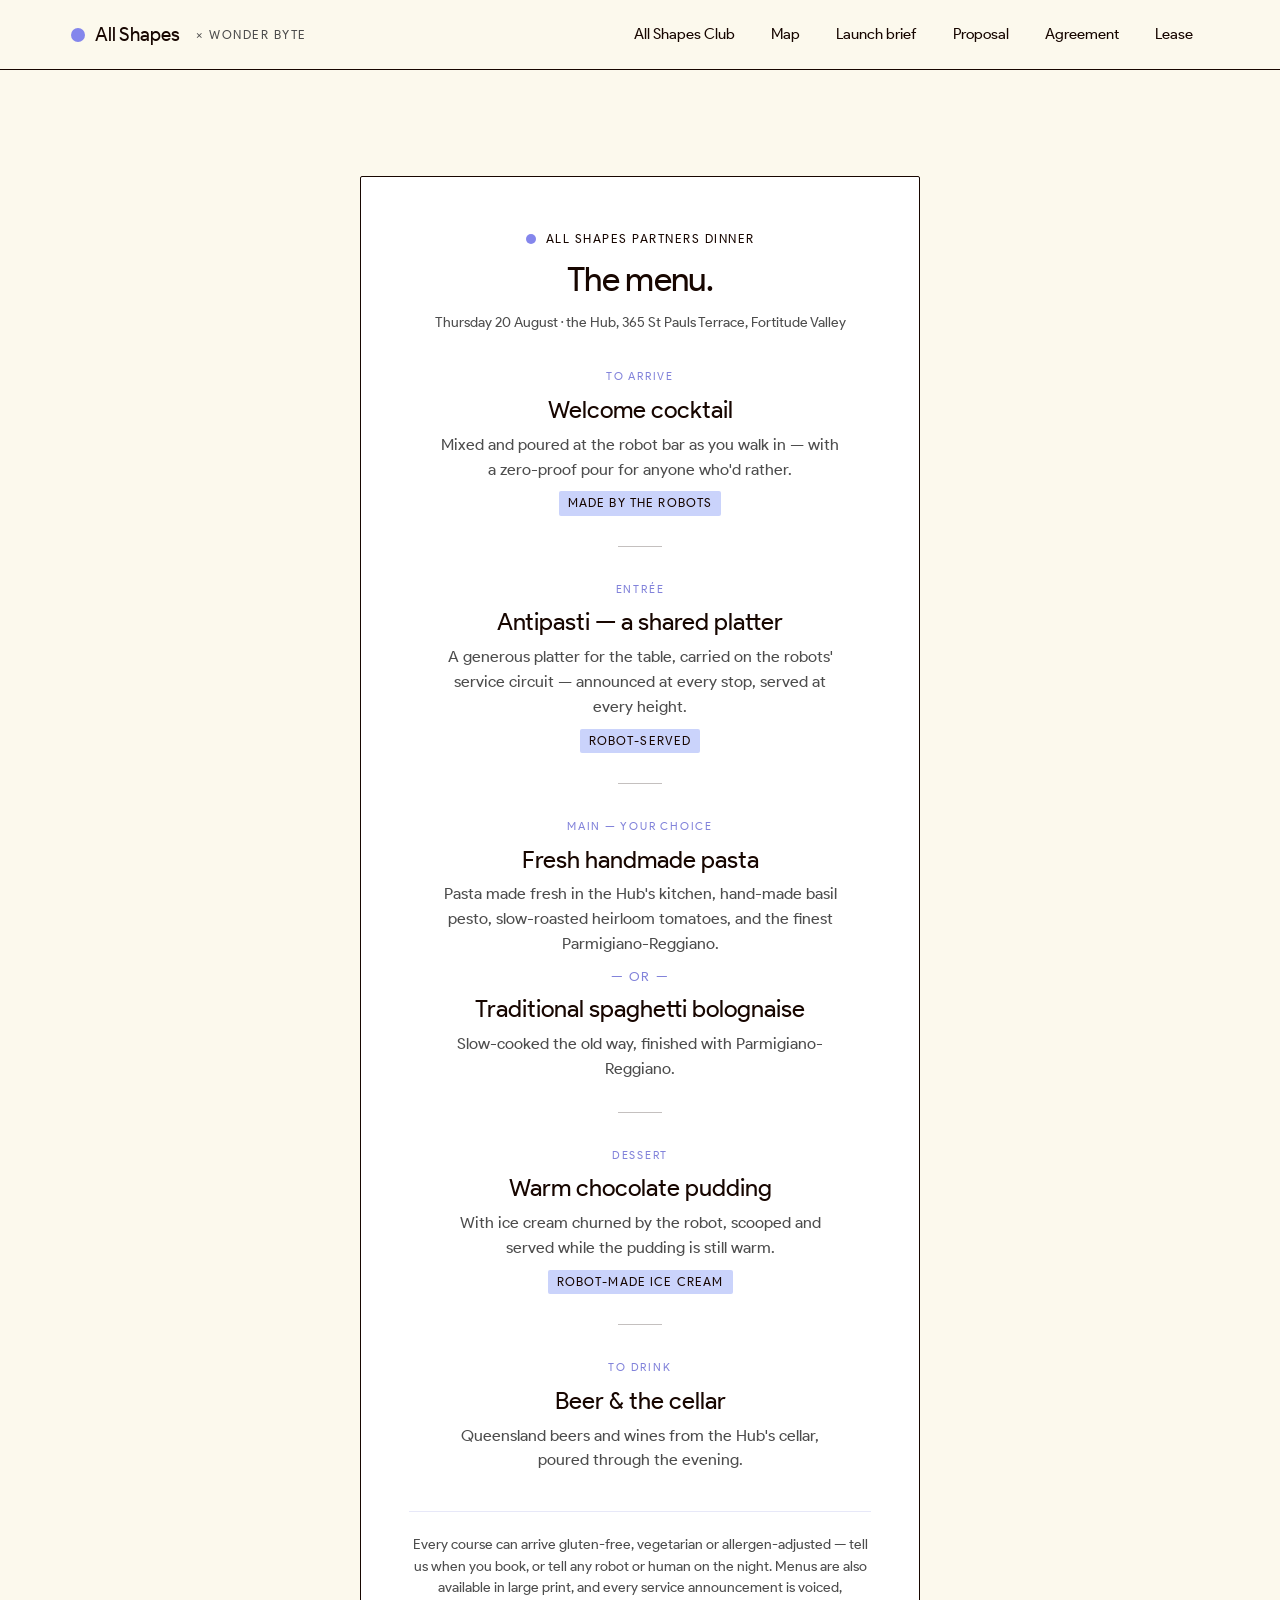
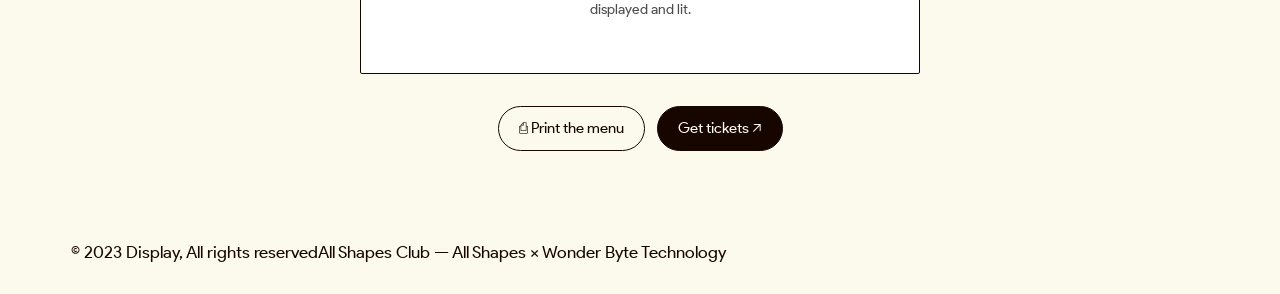
<file: menu.html>
<!DOCTYPE html><html lang="en"><head><meta charset="utf-8">
<title>The menu — All Shapes Partners Dinner</title><meta name="viewport" content="width=device-width, initial-scale=1">
<link rel="stylesheet" href="css/site.css"><link rel="stylesheet" href="css/extra.css">
<link rel="icon" href="data:image/svg+xml,<svg xmlns=%22http://www.w3.org/2000/svg%22 viewBox=%220 0 100 100%22><circle cx=%2250%22 cy=%2250%22 r=%2245%22 fill=%22%238486EC%22/></svg>">
<style>
.menucard{background:#fff;border:1px solid #170600;border-radius:2px;max-width:560px;margin:34px auto 60px;padding:52px 48px;text-align:center}
.menucard .label{justify-content:center;display:flex}
.course{margin-top:34px}
.course .k{font-size:11px;letter-spacing:.16em;text-transform:uppercase;color:#8283DA;margin-bottom:10px}
.course h3{font-size:24px;margin:0 0 8px}
.course p{font-size:15.5px;color:#4D4D4D;max-width:40ch;margin:0 auto}
.rule{width:44px;height:1px;background:#170600;opacity:.25;margin:30px auto 0}
.robot{display:inline-block;font-size:11.5px;letter-spacing:.1em;text-transform:uppercase;background:#CAD3FB;border-radius:2px;padding:3px 9px;margin-top:9px}
.dietline{margin-top:38px;font-size:13.5px;color:#4D4D4D;border-top:1px solid #E7E8F8;padding-top:22px}
.printbar{text-align:center;margin-top:-28px;margin-bottom:60px}
@media print{
  .hd,.printbar,footer{display:none !important}
  body{background:#fff;padding:0}
  .hero{padding:0}
  .menucard{border:none;margin:0 auto;max-width:none;padding:24px 8mm}
  .course{margin-top:22px;break-inside:avoid}
  @page{size:A4;margin:14mm}
}
</style>
</head><body><header class="hd"><div class="shell">
  <a class="wordmark" href="index.html"><i></i>All Shapes <em>× Wonder Byte</em></a>
  <nav class="nav" aria-label="Site">
    <a href="index.html">All Shapes Club</a>
    <a href="map.html">Map</a>
    <a href="launch-brief.html">Launch brief</a>
    <a href="proposal.html">Proposal</a>
    <a href="heads-of-agreement.html">Agreement</a>
    <a href="lease.html">Lease</a>
  </nav></div></header>

<div class="hero"><div class="shell">
  <div class="menucard">
    <p class="label">All Shapes Partners Dinner</p>
    <h1 style="font-size:34px;margin-top:14px">The menu.</h1>
    <p class="sm" style="margin-top:6px">Thursday 20 August · the Hub, 365 St Pauls Terrace, Fortitude Valley</p>

    <div class="course">
      <div class="k">To arrive</div>
      <h3>Welcome cocktail</h3>
      <p>Mixed and poured at the robot bar as you walk in — with a zero-proof pour for anyone who'd rather.</p>
      <span class="robot">Made by the robots</span>
    </div>
    <div class="rule"></div>

    <div class="course">
      <div class="k">Entrée</div>
      <h3>Antipasti — a shared platter</h3>
      <p>A generous platter for the table, carried on the robots' service circuit — announced at every stop, served at every height.</p>
      <span class="robot">Robot-served</span>
    </div>
    <div class="rule"></div>

    <div class="course">
      <div class="k">Main — your choice</div>
      <h3>Fresh handmade pasta</h3>
      <p>Pasta made fresh in the Hub's kitchen, hand-made basil pesto, slow-roasted heirloom tomatoes, and the finest Parmigiano-Reggiano.</p>
      <p style="margin-top:10px;font-size:13px;letter-spacing:.12em;text-transform:uppercase;color:#8283DA">— or —</p>
      <h3 style="margin-top:8px">Traditional spaghetti bolognaise</h3>
      <p>Slow-cooked the old way, finished with Parmigiano-Reggiano.</p>
    </div>
    <div class="rule"></div>

    <div class="course">
      <div class="k">Dessert</div>
      <h3>Warm chocolate pudding</h3>
      <p>With ice cream churned by the robot, scooped and served while the pudding is still warm.</p>
      <span class="robot">Robot-made ice cream</span>
    </div>
    <div class="rule"></div>

    <div class="course">
      <div class="k">To drink</div>
      <h3>Beer &amp; the cellar</h3>
      <p>Queensland beers and wines from the Hub's cellar, poured through the evening.</p>
    </div>

    <p class="dietline">Every course can arrive gluten-free, vegetarian or allergen-adjusted — tell us when you book, or tell any robot or human on the night. Menus are also available in large print, and every service announcement is voiced, displayed and lit.</p>
  </div>
  <div class="printbar"><button class="pill" type="button" onclick="print()">⎙ Print the menu</button>
  <a class="pill dark" style="margin-left:8px" href="https://events.humanitix.com/all-shapes-partners-dinner-an-evening-of-ai-robotics-and-human-connection" target="_blank" rel="noopener">Get tickets ↗</a></div>
</div></div>

<footer><div class="shell">
  <div class="legal" style="padding:28px 0"><span>© 2023 Display, All rights reserved</span><span>All Shapes Club — All Shapes × Wonder Byte Technology</span></div>
</div></footer>
</body></html>
</file>
<file: css/site.css>
.style_svgCurve__VQ_8Y{position:absolute;top:0;left:-99px;width:100px;height:100%;stroke:none}.AnimatedText_token__XHO4b{transform:translate3d(0,110%,0);transition:transform var(--reveal-duration,2s) var(--reveal-easing,cubic-bezier(.16,1.08,.38,.98));opacity:0}.AnimatedText_active__nJvQi .AnimatedText_token__XHO4b{opacity:1;transform:none;transition-delay:calc((var(--reveal-delay, 0) + (var(--reveal-token-idx, 0) * var(--reveal-stagger, 0))) * 1s)}@font-face{font-family:ProductSans;src:url(../fonts/ProductSans-Regular.b94df725.woff2) format("woff2");font-style:normal;font-weight:400;font-display:fallback}@font-face{font-family:Gilroy;src:url(../fonts/Gilroy-Regular.6974809b.woff2) format("woff2");font-style:normal;font-weight:400;font-display:fallback}

/*
! tailwindcss v3.3.1 | MIT License | https://tailwindcss.com
*/*,:after,:before{box-sizing:border-box;border:0 solid #e5e7eb}:after,:before{--tw-content:""}html{line-height:1.5;-webkit-text-size-adjust:100%;-moz-tab-size:4;-o-tab-size:4;tab-size:4;font-family:ABCPermanent,Arial,sans-serif;font-feature-settings:normal;font-variation-settings:normal}body{margin:0;line-height:inherit}hr{height:0;color:inherit;border-top-width:1px}abbr:where([title]){-webkit-text-decoration:underline dotted;text-decoration:underline dotted}h1,h2,h3,h4,h5,h6{font-size:inherit;font-weight:inherit}a{color:inherit;text-decoration:inherit}b,strong{font-weight:bolder}code,kbd,pre,samp{font-family:RTKassebong,monospace;font-size:1em}small{font-size:80%}sub,sup{font-size:75%;line-height:0;position:relative;vertical-align:baseline}sub{bottom:-.25em}sup{top:-.5em}table{text-indent:0;border-color:inherit;border-collapse:collapse}button,input,optgroup,select,textarea{font-family:inherit;font-size:100%;font-weight:inherit;line-height:inherit;color:inherit;margin:0;padding:0}button,select{text-transform:none}[type=button],[type=reset],[type=submit],button{-webkit-appearance:button;background-color:transparent;background-image:none}:-moz-focusring{outline:auto}:-moz-ui-invalid{box-shadow:none}progress{vertical-align:baseline}::-webkit-inner-spin-button,::-webkit-outer-spin-button{height:auto}[type=search]{-webkit-appearance:textfield;outline-offset:-2px}::-webkit-search-decoration{-webkit-appearance:none}::-webkit-file-upload-button{-webkit-appearance:button;font:inherit}summary{display:list-item}blockquote,dd,dl,figure,h1,h2,h3,h4,h5,h6,hr,p,pre{margin:0}fieldset{margin:0}fieldset,legend{padding:0}menu,ol,ul{list-style:none;margin:0;padding:0}textarea{resize:vertical}input::-moz-placeholder,textarea::-moz-placeholder{opacity:1;color:#9ca3af}input::placeholder,textarea::placeholder{opacity:1;color:#9ca3af}[role=button],button{cursor:pointer}:disabled{cursor:default}audio,canvas,embed,iframe,img,object,svg,video{display:block;vertical-align:middle}img,video{max-width:100%;height:auto}[hidden]{display:none}html{--grid-width:calc(87.78626vw - var(--sbw) * 0.87786);--margin:calc(6.10687vw - var(--sbw) * 0.06107);--gutter:calc(2.92621vw - var(--sbw) * 0.02926);--column:calc(12.19254vw - var(--sbw) * 0.12193);font-size:min(calc(4.07125vw - var(--sbw) * .04071),20.071px);--sbw:0px}*{-webkit-tap-highlight-color:transparent;-webkit-font-smoothing:antialiased;-moz-osx-font-smoothing:grayscale}body{width:100%;overscroll-behavior:none}body:has(.noscroll){overflow:hidden}h1,h2,h3,h4,h5,h6,p{white-space:pre-wrap}*,:after,:before{--tw-border-spacing-x:0;--tw-border-spacing-y:0;--tw-translate-x:0;--tw-translate-y:0;--tw-rotate:0;--tw-skew-x:0;--tw-skew-y:0;--tw-scale-x:1;--tw-scale-y:1;--tw-pan-x: ;--tw-pan-y: ;--tw-pinch-zoom: ;--tw-scroll-snap-strictness:proximity;--tw-ordinal: ;--tw-slashed-zero: ;--tw-numeric-figure: ;--tw-numeric-spacing: ;--tw-numeric-fraction: ;--tw-ring-inset: ;--tw-ring-offset-width:0px;--tw-ring-offset-color:#fff;--tw-ring-color:rgba(59,130,246,.5);--tw-ring-offset-shadow:0 0 #0000;--tw-ring-shadow:0 0 #0000;--tw-shadow:0 0 #0000;--tw-shadow-colored:0 0 #0000;--tw-blur: ;--tw-brightness: ;--tw-contrast: ;--tw-grayscale: ;--tw-hue-rotate: ;--tw-invert: ;--tw-saturate: ;--tw-sepia: ;--tw-drop-shadow: ;--tw-backdrop-blur: ;--tw-backdrop-brightness: ;--tw-backdrop-contrast: ;--tw-backdrop-grayscale: ;--tw-backdrop-hue-rotate: ;--tw-backdrop-invert: ;--tw-backdrop-opacity: ;--tw-backdrop-saturate: ;--tw-backdrop-sepia: }::backdrop{--tw-border-spacing-x:0;--tw-border-spacing-y:0;--tw-translate-x:0;--tw-translate-y:0;--tw-rotate:0;--tw-skew-x:0;--tw-skew-y:0;--tw-scale-x:1;--tw-scale-y:1;--tw-pan-x: ;--tw-pan-y: ;--tw-pinch-zoom: ;--tw-scroll-snap-strictness:proximity;--tw-ordinal: ;--tw-slashed-zero: ;--tw-numeric-figure: ;--tw-numeric-spacing: ;--tw-numeric-fraction: ;--tw-ring-inset: ;--tw-ring-offset-width:0px;--tw-ring-offset-color:#fff;--tw-ring-color:rgba(59,130,246,.5);--tw-ring-offset-shadow:0 0 #0000;--tw-ring-shadow:0 0 #0000;--tw-shadow:0 0 #0000;--tw-shadow-colored:0 0 #0000;--tw-blur: ;--tw-brightness: ;--tw-contrast: ;--tw-grayscale: ;--tw-hue-rotate: ;--tw-invert: ;--tw-saturate: ;--tw-sepia: ;--tw-drop-shadow: ;--tw-backdrop-blur: ;--tw-backdrop-brightness: ;--tw-backdrop-contrast: ;--tw-backdrop-grayscale: ;--tw-backdrop-hue-rotate: ;--tw-backdrop-invert: ;--tw-backdrop-opacity: ;--tw-backdrop-saturate: ;--tw-backdrop-sepia: }.grid-container{display:block;margin:0 auto;width:var(--grid-width)}.tooltip-container .tooltip-lg{width:32.5rem;padding:2rem 1.875rem;font-size:max(14.4px,1.125rem)}.tooltip-container .tooltip-lg,.tooltip-container .tooltip-sm{--tw-bg-opacity:1;background-color:rgb(130 131 218/var(--tw-bg-opacity));line-height:1.1;--tw-text-opacity:1;color:rgb(255 255 255/var(--tw-text-opacity))}.tooltip-container .tooltip-sm{margin-left:auto;margin-right:auto;padding:1rem;font-size:max(11.200000000000001px,.875rem);width:calc(6 * var(--column) + 5 * var(--gutter))}.tooltip-container .carousel-tooltip-lg{width:32.5rem;padding:2rem 1.875rem;font-size:max(14.4px,1.125rem);line-height:1.1;--tw-text-opacity:1;color:rgb(255 255 255/var(--tw-text-opacity))}.tooltip-container .carousel-tooltip-sm{margin-left:auto;margin-right:auto;--tw-bg-opacity:1;background-color:rgb(130 131 218/var(--tw-bg-opacity));padding:1rem;font-size:max(11.200000000000001px,.875rem);line-height:1.1;--tw-text-opacity:1;color:rgb(255 255 255/var(--tw-text-opacity));width:calc(6 * var(--column) + 5 * var(--gutter))}.sr-only{position:absolute;width:1px;height:1px;padding:0;margin:-1px;overflow:hidden;clip:rect(0,0,0,0);white-space:nowrap;border-width:0}.\!pointer-events-none{pointer-events:none!important}.pointer-events-none{pointer-events:none}.invisible{visibility:hidden}.fixed{position:fixed}.absolute{position:absolute}.relative{position:relative}.inset-0{inset:0}.inset-x-0{left:0;right:0}.inset-y-0{top:0;bottom:0}.\!left-\[var\(--margin\)\]{left:var(--margin)!important}.\!right-\[var\(--margin\)\]{right:var(--margin)!important}.\!top-\[4rem\]{top:4rem!important}.-top-72{top:-4.5rem}.bottom-0{bottom:0}.bottom-20{bottom:1.25rem}.left-0{left:0}.left-1\/2{left:50%}.right-0{right:0}.right-20{right:1.25rem}.right-full{right:100%}.top-0{top:0}.top-1\/2{top:50%}.top-100{top:6.25rem}.top-15{top:.9375rem}.top-365{top:22.8125rem}.top-\[calc\(100\%\+4px\)\]{top:calc(100% + 4px)}.top-full{top:100%}.-z-1{z-index:-1}.z-0{z-index:0}.z-1{z-index:1}.z-10{z-index:10}.z-20{z-index:20}.z-30{z-index:30}.z-40{z-index:40}.z-50{z-index:50}.z-\[100\]{z-index:100}.order-first{order:-9999}.col-span-1{grid-column:span 1/span 1}.col-span-2{grid-column:span 2/span 2}.col-span-3{grid-column:span 3/span 3}.row-start-2{grid-row-start:2}.m-0{margin:0}.m-26{margin:1.625rem}.m-auto{margin:auto}.mx-auto{margin-left:auto;margin-right:auto}.my-0{margin-top:0;margin-bottom:0}.my-10{margin-top:.625rem;margin-bottom:.625rem}.my-40{margin-top:2.5rem;margin-bottom:2.5rem}.my-auto{margin-top:auto;margin-bottom:auto}.-mt-1{margin-top:-1px}.mb-100{margin-bottom:6.25rem}.mb-105{margin-bottom:6.5625rem}.mb-12{margin-bottom:.75rem}.mb-130{margin-bottom:8.125rem}.mb-14{margin-bottom:.875rem}.mb-16{margin-bottom:1rem}.mb-17{margin-bottom:1.0625rem}.mb-18{margin-bottom:1.125rem}.mb-20{margin-bottom:1.25rem}.mb-21{margin-bottom:1.3125rem}.mb-22{margin-bottom:1.375rem}.mb-24{margin-bottom:1.5rem}.mb-28{margin-bottom:1.75rem}.mb-31{margin-bottom:1.9375rem}.mb-32{margin-bottom:2rem}.mb-33{margin-bottom:2.0625rem}.mb-35{margin-bottom:2.1875rem}.mb-36{margin-bottom:2.25rem}.mb-39{margin-bottom:2.4375rem}.mb-40{margin-bottom:2.5rem}.mb-48{margin-bottom:3rem}.mb-5{margin-bottom:.3125rem}.mb-50{margin-bottom:3.125rem}.mb-52{margin-bottom:3.25rem}.mb-54{margin-bottom:3.375rem}.mb-56{margin-bottom:3.5rem}.mb-60{margin-bottom:3.75rem}.mb-64{margin-bottom:4rem}.mb-65{margin-bottom:4.0625rem}.mb-76{margin-bottom:4.75rem}.mb-80{margin-bottom:5rem}.mb-86{margin-bottom:5.375rem}.mb-90{margin-bottom:5.625rem}.mb-95{margin-bottom:5.9375rem}.ml-105{margin-left:6.5625rem}.ml-12{margin-left:.75rem}.ml-14{margin-left:.875rem}.ml-16{margin-left:1rem}.ml-19{margin-left:1.1875rem}.ml-24{margin-left:1.5rem}.ml-32{margin-left:2rem}.ml-5{margin-left:.3125rem}.ml-auto{margin-left:auto}.mr-16{margin-right:1rem}.mr-18{margin-right:1.125rem}.mr-32{margin-right:2rem}.mr-41{margin-right:2.5625rem}.mr-48{margin-right:3rem}.mr-auto{margin-right:auto}.mt-10{margin-top:.625rem}.mt-12{margin-top:.75rem}.mt-16{margin-top:1rem}.mt-22{margin-top:1.375rem}.mt-24{margin-top:1.5rem}.mt-26{margin-top:1.625rem}.mt-30{margin-top:1.875rem}.mt-40{margin-top:2.5rem}.mt-50{margin-top:3.125rem}.mt-6{margin-top:.375rem}.mt-60{margin-top:3.75rem}.mt-65{margin-top:4.0625rem}.mt-86{margin-top:5.375rem}.mt-\[16vh\]{margin-top:16vh}.mt-auto{margin-top:auto}.block{display:block}.inline-block{display:inline-block}.inline{display:inline}.\!flex{display:flex!important}.flex{display:flex}.inline-flex{display:inline-flex}.grid{display:grid}.hidden{display:none}.aspect-\[16\/9\]{aspect-ratio:16/9}.\!h-280{height:17.5rem!important}.h-1080{height:67.5rem}.h-110{height:6.875rem}.h-120{height:7.5rem}.h-14{height:.875rem}.h-140{height:8.75rem}.h-15{height:.9375rem}.h-16{height:1rem}.h-165{height:10.3125rem}.h-170{height:10.625rem}.h-18{height:1.125rem}.h-2{height:2px}.h-20{height:1.25rem}.h-200{height:12.5rem}.h-220{height:13.75rem}.h-230{height:14.375rem}.h-24{height:1.5rem}.h-250{height:15.625rem}.h-28{height:1.75rem}.h-280{height:17.5rem}.h-34{height:2.125rem}.h-340{height:21.25rem}.h-36{height:2.25rem}.h-4\/5{height:80%}.h-40{height:2.5rem}.h-43{height:2.6875rem}.h-430{height:26.875rem}.h-460{height:28.75rem}.h-485{height:30.3125rem}.h-49{height:3.0625rem}.h-525{height:32.8125rem}.h-535{height:33.4375rem}.h-595{height:37.1875rem}.h-60{height:3.75rem}.h-655{height:40.9375rem}.h-700{height:43.75rem}.h-85{height:5.3125rem}.h-auto{height:auto}.h-fit{height:-moz-fit-content;height:fit-content}.h-full{height:100%}.h-screen{height:var(--screen)}.max-h-\[100vh\]{max-height:100vh}.min-h-screen{min-height:var(--screen)}.\!w-270{width:16.875rem!important}.w-1\/2{width:50%}.w-10{width:.625rem}.w-110{width:6.875rem}.w-12{width:.75rem}.w-14{width:.875rem}.w-16{width:1rem}.w-200{width:12.5rem}.w-215{width:13.4375rem}.w-24{width:1.5rem}.w-28{width:1.75rem}.w-30{width:1.875rem}.w-300{width:18.75rem}.w-310{width:19.375rem}.w-320{width:20rem}.w-38{width:2.375rem}.w-4{width:.25rem}.w-420{width:26.25rem}.w-45{width:2.8125rem}.w-48{width:3rem}.w-49{width:3.0625rem}.w-535{width:33.4375rem}.w-54{width:3.375rem}.w-555{width:34.6875rem}.w-60{width:3.75rem}.w-65{width:4.0625rem}.w-9{width:.5625rem}.w-\[0\.2em\]{width:.2em}.w-auto{width:auto}.w-fit{width:-moz-fit-content;width:fit-content}.w-full{width:100%}.w-screen{width:var(--screen-width)}.flex-1{flex:1 1 0%}.grow{flex-grow:1}.-translate-y-1\/2{--tw-translate-y:-50%}.-translate-y-1\/2,.-translate-y-21{transform:translate(var(--tw-translate-x),var(--tw-translate-y)) rotate(var(--tw-rotate)) skewX(var(--tw-skew-x)) skewY(var(--tw-skew-y)) scaleX(var(--tw-scale-x)) scaleY(var(--tw-scale-y))}.-translate-y-21{--tw-translate-y:-1.3125rem}.-translate-y-64{--tw-translate-y:-4rem}.-translate-y-64,.-translate-y-\[200\%\]{transform:translate(var(--tw-translate-x),var(--tw-translate-y)) rotate(var(--tw-rotate)) skewX(var(--tw-skew-x)) skewY(var(--tw-skew-y)) scaleX(var(--tw-scale-x)) scaleY(var(--tw-scale-y))}.-translate-y-\[200\%\]{--tw-translate-y:-200%}.-translate-y-full{--tw-translate-y:-100%}.-translate-y-full,.translate-x-12{transform:translate(var(--tw-translate-x),var(--tw-translate-y)) rotate(var(--tw-rotate)) skewX(var(--tw-skew-x)) skewY(var(--tw-skew-y)) scaleX(var(--tw-scale-x)) scaleY(var(--tw-scale-y))}.translate-x-12{--tw-translate-x:0.75rem}.translate-y-1\/2{--tw-translate-y:50%}.translate-y-10,.translate-y-1\/2{transform:translate(var(--tw-translate-x),var(--tw-translate-y)) rotate(var(--tw-rotate)) skewX(var(--tw-skew-x)) skewY(var(--tw-skew-y)) scaleX(var(--tw-scale-x)) scaleY(var(--tw-scale-y))}.translate-y-10{--tw-translate-y:0.625rem}.translate-y-\[150\%\]{--tw-translate-y:150%}.rotate-180,.translate-y-\[150\%\]{transform:translate(var(--tw-translate-x),var(--tw-translate-y)) rotate(var(--tw-rotate)) skewX(var(--tw-skew-x)) skewY(var(--tw-skew-y)) scaleX(var(--tw-scale-x)) scaleY(var(--tw-scale-y))}.rotate-180{--tw-rotate:180deg}.scale-\[0\.98\]{--tw-scale-x:0.98;--tw-scale-y:0.98}.scale-\[0\.98\],.transform{transform:translate(var(--tw-translate-x),var(--tw-translate-y)) rotate(var(--tw-rotate)) skewX(var(--tw-skew-x)) skewY(var(--tw-skew-y)) scaleX(var(--tw-scale-x)) scaleY(var(--tw-scale-y))}.transform-gpu{transform:translate3d(var(--tw-translate-x),var(--tw-translate-y),0) rotate(var(--tw-rotate)) skewX(var(--tw-skew-x)) skewY(var(--tw-skew-y)) scaleX(var(--tw-scale-x)) scaleY(var(--tw-scale-y))}@keyframes spin{to{transform:rotate(1turn)}}.animate-spin{animation:spin 1s linear infinite}.cursor-default{cursor:default}.cursor-pointer{cursor:pointer}.cursor-wait{cursor:wait}.select-none{-webkit-user-select:none;-moz-user-select:none;user-select:none}.appearance-none{-webkit-appearance:none;-moz-appearance:none;appearance:none}.grid-cols-1{grid-template-columns:repeat(1,minmax(0,1fr))}.grid-rows-3{grid-template-rows:repeat(3,minmax(0,1fr))}.flex-row{flex-direction:row}.flex-col{flex-direction:column}.flex-col-reverse{flex-direction:column-reverse}.flex-wrap{flex-wrap:wrap}.place-items-center{place-items:center}.content-center{align-content:center}.content-between{align-content:space-between}.items-center{align-items:center}.justify-end{justify-content:flex-end}.justify-center{justify-content:center}.justify-between{justify-content:space-between}.justify-around{justify-content:space-around}.gap-10{gap:.625rem}.gap-12{gap:.75rem}.gap-16{gap:1rem}.gap-30{gap:1.875rem}.gap-4{gap:.25rem}.gap-x-10{-moz-column-gap:.625rem;column-gap:.625rem}.gap-x-12{-moz-column-gap:.75rem;column-gap:.75rem}.gap-x-15{-moz-column-gap:.9375rem;column-gap:.9375rem}.gap-x-24{-moz-column-gap:1.5rem;column-gap:1.5rem}.gap-x-8{-moz-column-gap:.5rem;column-gap:.5rem}.overflow-clip,.overflow-hidden{overflow:hidden}.overflow-clip{overflow:clip}.overflow-x-scroll{overflow-x:scroll}.whitespace-nowrap{white-space:nowrap}.whitespace-pre-wrap{white-space:pre-wrap}.rounded{border-radius:.25rem}.rounded-\[2px\]{border-radius:2px}.rounded-full{border-radius:9999px}.rounded-lg{border-radius:.5rem}.rounded-t-3xl{border-top-left-radius:1.5rem;border-top-right-radius:1.5rem}.rounded-tl-\[160px\]{border-top-left-radius:160px}.border{border-width:1px}.border-0{border-width:0}.border-b{border-bottom-width:1px}.border-l-2{border-left-width:2px}.border-dashed{border-style:dashed}.border-black{--tw-border-opacity:1;border-color:rgb(0 0 0/var(--tw-border-opacity))}.border-black\/20{border-color:rgba(0,0,0,.2)}.border-black\/5{border-color:rgba(0,0,0,.05)}.border-white{--tw-border-opacity:1;border-color:rgb(255 255 255/var(--tw-border-opacity))}.border-opacity-40{--tw-border-opacity:0.4}.bg-\[\#00BEA9\]{--tw-bg-opacity:1;background-color:rgb(0 190 169/var(--tw-bg-opacity))}.bg-\[\#454545\]{--tw-bg-opacity:1;background-color:rgb(69 69 69/var(--tw-bg-opacity))}.bg-\[\#4D4D4D\]{--tw-bg-opacity:1;background-color:rgb(77 77 77/var(--tw-bg-opacity))}.bg-\[\#57575780\]{background-color:#57575780}.bg-\[\#636363\]{--tw-bg-opacity:1;background-color:rgb(99 99 99/var(--tw-bg-opacity))}.bg-\[\#8283DA\]{--tw-bg-opacity:1;background-color:rgb(130 131 218/var(--tw-bg-opacity))}.bg-\[\#8283DA\]\/20{background-color:rgba(130,131,218,.2)}.bg-\[\#8486EC33\]{background-color:#8486ec33}.bg-\[\#8486EC\],.bg-\[\#8486Ec\]{--tw-bg-opacity:1;background-color:rgb(132 134 236/var(--tw-bg-opacity))}.bg-\[\#B8DAB7\]{--tw-bg-opacity:1;background-color:rgb(184 218 183/var(--tw-bg-opacity))}.bg-\[\#BCDAB780\]{background-color:#bcdab780}.bg-\[\#BCDAB7\]{--tw-bg-opacity:1;background-color:rgb(188 218 183/var(--tw-bg-opacity))}.bg-\[\#CAD3FB\]{--tw-bg-opacity:1;background-color:rgb(202 211 251/var(--tw-bg-opacity))}.bg-\[\#D9D9D9\]{--tw-bg-opacity:1;background-color:rgb(217 217 217/var(--tw-bg-opacity))}.bg-\[\#DE9B78\]{--tw-bg-opacity:1;background-color:rgb(222 155 120/var(--tw-bg-opacity))}.bg-\[\#E6E7FB\]{--tw-bg-opacity:1;background-color:rgb(230 231 251/var(--tw-bg-opacity))}.bg-\[\#E7E8F8\]{--tw-bg-opacity:1;background-color:rgb(231 232 248/var(--tw-bg-opacity))}.bg-\[\#F8F8F8\]{--tw-bg-opacity:1;background-color:rgb(248 248 248/var(--tw-bg-opacity))}.bg-\[\#FB9A74\]{--tw-bg-opacity:1;background-color:rgb(251 154 116/var(--tw-bg-opacity))}.bg-\[\#FCF9ED\]{--tw-bg-opacity:1;background-color:rgb(252 249 237/var(--tw-bg-opacity))}.bg-\[\#FF667D\]{--tw-bg-opacity:1;background-color:rgb(255 102 125/var(--tw-bg-opacity))}.bg-\[\#FF9776\]{--tw-bg-opacity:1;background-color:rgb(255 151 118/var(--tw-bg-opacity))}.bg-\[\#FFD5C8\]{--tw-bg-opacity:1;background-color:rgb(255 213 200/var(--tw-bg-opacity))}.bg-\[\#bcdab7\]{--tw-bg-opacity:1;background-color:rgb(188 218 183/var(--tw-bg-opacity))}.bg-black{--tw-bg-opacity:1;background-color:rgb(0 0 0/var(--tw-bg-opacity))}.bg-current{background-color:currentColor}.bg-transparent{background-color:transparent}.bg-white{--tw-bg-opacity:1;background-color:rgb(255 255 255/var(--tw-bg-opacity))}.bg-gradient-to-b{background-image:linear-gradient(to bottom,var(--tw-gradient-stops))}.bg-gradient-to-l{background-image:linear-gradient(to left,var(--tw-gradient-stops))}.bg-gradient-to-r{background-image:linear-gradient(to right,var(--tw-gradient-stops))}.from-\[rgb\(255\2c 255\2c 255\)\]\/0{--tw-gradient-from:hsla(0,0%,100%,0) var(--tw-gradient-from-position);--tw-gradient-from-position: ;--tw-gradient-to:hsla(0,0%,100%,0) var(--tw-gradient-from-position);--tw-gradient-to-position: ;--tw-gradient-stops:var(--tw-gradient-from),var(--tw-gradient-to)}.from-\[rgb\(34\2c 34\2c 34\)\]\/0{--tw-gradient-from:rgba(34,34,34,0) var(--tw-gradient-from-position);--tw-gradient-from-position: ;--tw-gradient-to:rgba(34,34,34,0) var(--tw-gradient-from-position);--tw-gradient-to-position: ;--tw-gradient-stops:var(--tw-gradient-from),var(--tw-gradient-to)}.from-white{--tw-gradient-from:#fff var(--tw-gradient-from-position);--tw-gradient-from-position: ;--tw-gradient-to:hsla(0,0%,100%,0) var(--tw-gradient-from-position);--tw-gradient-to-position: ;--tw-gradient-stops:var(--tw-gradient-from),var(--tw-gradient-to)}.to-\[\#222222\]{--tw-gradient-to:#222 var(--tw-gradient-to-position);--tw-gradient-to-position: }.to-\[\#3B3EBB\]{--tw-gradient-to:#3b3ebb var(--tw-gradient-to-position);--tw-gradient-to-position: }.fill-current{fill:currentColor}.object-contain{-o-object-fit:contain;object-fit:contain}.object-cover{-o-object-fit:cover;object-fit:cover}.p-0{padding:0}.p-10{padding:.625rem}.p-16{padding:1rem}.p-24{padding:1.5rem}.p-30{padding:1.875rem}.p-36{padding:2.25rem}.p-4{padding:.25rem}.px-14{padding-left:.875rem;padding-right:.875rem}.px-3{padding-left:3px;padding-right:3px}.px-32{padding-left:2rem;padding-right:2rem}.px-36{padding-left:2.25rem;padding-right:2.25rem}.px-40{padding-left:2.5rem;padding-right:2.5rem}.px-5{padding-left:.3125rem;padding-right:.3125rem}.py-10{padding-top:.625rem;padding-bottom:.625rem}.py-12{padding-top:.75rem;padding-bottom:.75rem}.py-15{padding-top:.9375rem;padding-bottom:.9375rem}.py-16{padding-top:1rem;padding-bottom:1rem}.py-18{padding-top:1.125rem;padding-bottom:1.125rem}.py-20{padding-top:1.25rem;padding-bottom:1.25rem}.py-24{padding-top:1.5rem;padding-bottom:1.5rem}.py-4{padding-top:.25rem;padding-bottom:.25rem}.py-40{padding-top:2.5rem;padding-bottom:2.5rem}.py-50{padding-top:3.125rem;padding-bottom:3.125rem}.py-7{padding-top:.4375rem;padding-bottom:.4375rem}.py-8{padding-top:.5rem;padding-bottom:.5rem}.pb-1{padding-bottom:1px}.pb-15{padding-bottom:.9375rem}.pb-16{padding-bottom:1rem}.pb-24{padding-bottom:1.5rem}.pb-40{padding-bottom:2.5rem}.pb-55{padding-bottom:3.4375rem}.pb-60{padding-bottom:3.75rem}.pb-66{padding-bottom:4.125rem}.pl-12{padding-left:.75rem}.pl-30{padding-left:1.875rem}.pr-34{padding-right:2.125rem}.pt-120{padding-top:7.5rem}.pt-125{padding-top:7.8125rem}.pt-20{padding-top:1.25rem}.pt-205{padding-top:12.8125rem}.pt-36{padding-top:2.25rem}.pt-4{padding-top:.25rem}.pt-65{padding-top:4.0625rem}.pt-\[calc\(var\(--headerHeight\)\+1\.875rem\)\]{padding-top:calc(var(--headerHeight) + 1.875rem)}.text-center{text-align:center}.text-right{text-align:right}.align-top{vertical-align:top}.align-middle{vertical-align:middle}.font-mono{font-family:RTKassebong,monospace}.font-sans{font-family:ABCPermanent,Arial,sans-serif}.font-serif{font-family:ProductSans,Gilroy,serif}.text-10{font-size:max(8px,.625rem)}.text-12{font-size:max(9.600000000000001px,.75rem)}.text-13{font-size:max(10.4px,.8125rem)}.text-14{font-size:max(11.200000000000001px,.875rem)}.text-16{font-size:max(12.8px,1rem)}.text-18{font-size:max(14.4px,1.125rem)}.text-20{font-size:max(16px,1.25rem)}.text-21{font-size:max(16.8px,1.3125rem)}.text-22{font-size:max(17.6px,1.375rem)}.text-24{font-size:max(19.200000000000003px,1.5rem)}.text-26{font-size:max(20.8px,1.625rem)}.text-30{font-size:max(24px,1.875rem)}.text-32{font-size:max(25.6px,2rem)}.text-36{font-size:max(28.8px,2.25rem)}.text-42{font-size:max(33.6px,2.625rem)}.text-44{font-size:max(35.2px,2.75rem)}.text-53{font-size:max(42.400000000000006px,3.3125rem)}.text-72{font-size:max(57.6px,4.5rem)}.text-8{font-size:max(8px,.5rem)}.font-semibold{font-weight:600}.uppercase{text-transform:uppercase}.lowercase{text-transform:lowercase}.leading-\[1\.1\]{line-height:1.1}.leading-narrow{line-height:.9}.leading-none{line-height:1}.leading-normal{line-height:1.6}.leading-snug{line-height:1.2}.leading-tight{line-height:1.1}.tracking-\[\.125em\]{letter-spacing:.125em}.tracking-tight{letter-spacing:-.02em}.tracking-tighter{letter-spacing:-.04em}.tracking-wide{letter-spacing:.02em}.text-\[\#170600\]{--tw-text-opacity:1;color:rgb(23 6 0/var(--tw-text-opacity))}.text-\[\#2e2e2e\]{--tw-text-opacity:1;color:rgb(46 46 46/var(--tw-text-opacity))}.text-\[\#363636\]{--tw-text-opacity:1;color:rgb(54 54 54/var(--tw-text-opacity))}.text-\[\#454545\]{--tw-text-opacity:1;color:rgb(69 69 69/var(--tw-text-opacity))}.text-\[\#4D4D4D\]{--tw-text-opacity:1;color:rgb(77 77 77/var(--tw-text-opacity))}.text-\[\#636363\]{--tw-text-opacity:1;color:rgb(99 99 99/var(--tw-text-opacity))}.text-\[\#8486EC\]{--tw-text-opacity:1;color:rgb(132 134 236/var(--tw-text-opacity))}.text-\[\#9083e1\]{--tw-text-opacity:1;color:rgb(144 131 225/var(--tw-text-opacity))}.text-\[\#A7A7A7\]{--tw-text-opacity:1;color:rgb(167 167 167/var(--tw-text-opacity))}.text-\[rgba\(87\2c 87\2c 87\2c 0\.5\)\]{color:rgba(87,87,87,.5)}.text-black\/60{color:rgba(0,0,0,.6)}.text-inherit{color:inherit}.text-white{--tw-text-opacity:1;color:rgb(255 255 255/var(--tw-text-opacity))}.text-white\/40{color:hsla(0,0%,100%,.4)}.underline{text-decoration-line:underline}.opacity-0{opacity:0}.opacity-100{opacity:1}.opacity-20{opacity:.2}.opacity-30{opacity:.3}.opacity-50{opacity:.5}.opacity-60{opacity:.6}.mix-blend-overlay{mix-blend-mode:overlay}.shadow{--tw-shadow:0 1px 3px 0 rgba(0,0,0,.1),0 1px 2px -1px rgba(0,0,0,.1);--tw-shadow-colored:0 1px 3px 0 var(--tw-shadow-color),0 1px 2px -1px var(--tw-shadow-color)}.shadow,.shadow-lg{box-shadow:var(--tw-ring-offset-shadow,0 0 #0000),var(--tw-ring-shadow,0 0 #0000),var(--tw-shadow)}.shadow-lg{--tw-shadow:0 10px 15px -3px rgba(0,0,0,.1),0 4px 6px -4px rgba(0,0,0,.1);--tw-shadow-colored:0 10px 15px -3px var(--tw-shadow-color),0 4px 6px -4px var(--tw-shadow-color)}.shadow-sm{--tw-shadow:0 1px 2px 0 rgba(0,0,0,.05);--tw-shadow-colored:0 1px 2px 0 var(--tw-shadow-color);box-shadow:var(--tw-ring-offset-shadow,0 0 #0000),var(--tw-ring-shadow,0 0 #0000),var(--tw-shadow)}.outline-none{outline:2px solid transparent;outline-offset:2px}.outline-0{outline-width:0}.filter{filter:var(--tw-blur) var(--tw-brightness) var(--tw-contrast) var(--tw-grayscale) var(--tw-hue-rotate) var(--tw-invert) var(--tw-saturate) var(--tw-sepia) var(--tw-drop-shadow)}.transition{transition-property:color,background-color,border-color,text-decoration-color,fill,stroke,opacity,box-shadow,transform,filter,-webkit-backdrop-filter;transition-property:color,background-color,border-color,text-decoration-color,fill,stroke,opacity,box-shadow,transform,filter,backdrop-filter;transition-property:color,background-color,border-color,text-decoration-color,fill,stroke,opacity,box-shadow,transform,filter,backdrop-filter,-webkit-backdrop-filter;transition-timing-function:cubic-bezier(.4,0,.2,1);transition-duration:.15s}.transition-\[height\2c visibility\]{transition-property:height,visibility;transition-timing-function:cubic-bezier(.4,0,.2,1);transition-duration:.15s}.transition-\[opacity\2c color\2c background\2c border\]{transition-property:opacity,color,background,border;transition-timing-function:cubic-bezier(.4,0,.2,1);transition-duration:.15s}.transition-\[opacity\2c transform\2c visibility\]{transition-property:opacity,transform,visibility;transition-timing-function:cubic-bezier(.4,0,.2,1);transition-duration:.15s}.transition-all{transition-property:all;transition-timing-function:cubic-bezier(.4,0,.2,1);transition-duration:.15s}.transition-colors{transition-property:color,background-color,border-color,text-decoration-color,fill,stroke;transition-timing-function:cubic-bezier(.4,0,.2,1);transition-duration:.15s}.transition-opacity{transition-property:opacity;transition-timing-function:cubic-bezier(.4,0,.2,1);transition-duration:.15s}.transition-transform{transition-property:transform;transition-timing-function:cubic-bezier(.4,0,.2,1);transition-duration:.15s}.delay-\[0s\2c 0s\2c 0\.5s\]{transition-delay:0s,0s,.5s}.duration-0{transition-duration:0s}.duration-1000{transition-duration:1s}.duration-300{transition-duration:.3s}.duration-500{transition-duration:.5s}.duration-700{transition-duration:.7s}.duration-\[800ms\]{transition-duration:.8s}.ease-cubic-out{transition-timing-function:cubic-bezier(.34,1.02,.68,1)}.ease-expo-out{transition-timing-function:cubic-bezier(.16,1.08,.38,.98)}.ease-out{transition-timing-function:cubic-bezier(0,0,.2,1)}.ease-quart-out{transition-timing-function:cubic-bezier(.26,1.04,.54,1)}.span-w-1{width:calc(1 * var(--column) + 0 * var(--gutter))}.span-w-10{width:calc(10 * var(--column) + 9 * var(--gutter))}.span-w-11{width:calc(11 * var(--column) + 10 * var(--gutter))}.span-w-12{width:calc(12 * var(--column) + 11 * var(--gutter))}.span-w-2{width:calc(2 * var(--column) + 1 * var(--gutter))}.span-w-2-wider{width:calc(2 * var(--column) + 3 * var(--gutter))}.span-w-3{width:calc(3 * var(--column) + 2 * var(--gutter))}.span-w-3-wide{width:calc(3 * var(--column) + 3 * var(--gutter))}.span-w-3-wider{width:calc(3 * var(--column) + 4 * var(--gutter))}.span-w-4{width:calc(4 * var(--column) + 3 * var(--gutter))}.span-w-4-wider{width:calc(4 * var(--column) + 5 * var(--gutter))}.span-w-5-wide{width:calc(5 * var(--column) + 5 * var(--gutter))}.span-w-6{width:calc(6 * var(--column) + 5 * var(--gutter))}.span-w-8{width:calc(8 * var(--column) + 7 * var(--gutter))}.span-w-9{width:calc(9 * var(--column) + 8 * var(--gutter))}.span-h-3-wide{height:calc(3 * var(--column) + 3 * var(--gutter))}.span-h-3-wider{height:calc(3 * var(--column) + 4 * var(--gutter))}.span-px-1-wide{padding-left:calc(1 * var(--column) + 1 * var(--gutter));padding-right:calc(1 * var(--column) + 1 * var(--gutter))}.span-ml-1-wide{margin-left:calc(1 * var(--column) + 1 * var(--gutter))}.gutter-gap-1{gap:var(--gutter)}.margin-w-1{width:var(--margin)}.margin-px-1{padding-left:var(--margin);padding-right:var(--margin)}.margin-py-1{padding-top:var(--margin);padding-bottom:var(--margin)}.\!margin-pl-1{padding-left:var(--margin)!important}.-margin-mx-1{margin-left:calc(-1 * var(--margin));margin-right:calc(-1 * var(--margin))}.margin-my-1{margin-top:var(--margin);margin-bottom:var(--margin)}.margin-mr-1{margin-right:var(--margin)}.-margin-ml-1{margin-left:calc(-1 * var(--margin))}.margin-ml-1{margin-left:var(--margin)}.margin-left-1{left:var(--margin)}.scrollbar-hide{-webkit-overflow-scrolling:touch;-ms-overflow-style:none;scrollbar-width:none}.scrollbar-hide::-webkit-scrollbar{display:none}.scrollbar-default{-ms-overflow-style:auto;scrollbar-width:auto}.scrollbar-default::-webkit-scrollbar{display:block}.animation-pause{animation-play-state:paused}.animation-play{animation-play-state:running}:root{--headerHeight:5.1875rem;--screen:100vh;--screen-full:100vh;--screen-dynamic:100vh;--screen-width:100vw}@supports (height:100svh){:root{--screen:100svh}}@supports (height:100lvh){:root{--screen-full:100lvh}}@supports (height:100dvh){:root{--screen-dynamic:100dvh}}.lenis.lenis-smooth [data-lenis-prevent]{overscroll-behavior:contain}.lenis.lenis-stopped{overflow:hidden;overflow:clip}.lenis.lenis-smooth.lenis-scrolling{pointer-events:none}.definition-item{position:relative}.definition-item:before{content:"";width:0;display:inline-block;height:100%;position:absolute;left:50%;transform:translateX(-50%);border-right:1px solid #e7e7e7}.timeline-item{position:relative}.timeline-item:before{content:"";width:0;display:inline-block;height:100%;position:absolute;left:50%;transform:translateX(-50%);border-right:2px dashed rgba(46,46,46,.3)}.timeline-item--modified:before{height:0%}.progress-bar--showtext{color:#00bea9}.progress-bar--showcircle{background:#00bea9}.active{display:block;color:#00bea9}@keyframes hero-bg{0%{opacity:0;transform:translateY(10%)}to{opacity:1;transform:translateY(0);visibility:visible}}@keyframes hero-nav{0%{opacity:0;transform:translateY(-10%)}to{opacity:1;transform:translateY(0);visibility:visible}}.animate-hero-bg{animation:hero-bg 2s cubic-bezier(.645,.045,.355,1) forwards}.animate-hero-nav{animation:hero-nav 2s cubic-bezier(.645,.045,.355,1) forwards}.burger{width:100%}.burger:after{top:-5px}.burger:before{top:5px}.burger:after,.burger:before{content:"";display:block;height:1px;width:40%;margin:auto;background-color:#fff;position:relative;transition:transform .3s}.burgerActive:after{transform:rotate(45deg);top:-1px}.burgerActive:before{transform:rotate(-45deg);top:0}.before\:pointer-events-none:before{content:var(--tw-content);pointer-events:none}.before\:absolute:before{content:var(--tw-content);position:absolute}.before\:inset-x-0:before{content:var(--tw-content);left:0;right:0}.before\:inset-x-3:before{content:var(--tw-content);left:3px;right:3px}.before\:bottom-0:before{content:var(--tw-content);bottom:0}.before\:left-0:before{content:var(--tw-content);left:0}.before\:right-0:before{content:var(--tw-content);right:0}.before\:top-0:before{content:var(--tw-content);top:0}.before\:top-\[calc\(100\%\+1px\)\]:before{content:var(--tw-content);top:calc(100% + 1px)}.before\:-z-1:before,.before\:z-\[-1\]:before{content:var(--tw-content);z-index:-1}.before\:block:before{content:var(--tw-content);display:block}.before\:h-1:before{content:var(--tw-content);height:1px}.before\:h-\[calc\(100\%\+2px\)\]:before{content:var(--tw-content);height:calc(100% + 2px)}.before\:h-\[calc\(100\%\+4rem\)\]:before{content:var(--tw-content);height:calc(100% + 4rem)}.before\:h-\[calc\(100\%-6px\)\]:before{content:var(--tw-content);height:calc(100% - 6px)}.before\:h-full:before{content:var(--tw-content);height:100%}.before\:w-full:before{content:var(--tw-content);width:100%}.before\:origin-left:before{content:var(--tw-content);transform-origin:left}.before\:origin-right:before{content:var(--tw-content);transform-origin:right}.before\:scale-x-0:before{--tw-scale-x:0}.before\:scale-x-0:before,.before\:scale-x-100:before{content:var(--tw-content);transform:translate(var(--tw-translate-x),var(--tw-translate-y)) rotate(var(--tw-rotate)) skewX(var(--tw-skew-x)) skewY(var(--tw-skew-y)) scaleX(var(--tw-scale-x)) scaleY(var(--tw-scale-y))}.before\:scale-x-100:before{--tw-scale-x:1}.before\:transform-gpu:before{content:var(--tw-content);transform:translate3d(var(--tw-translate-x),var(--tw-translate-y),0) rotate(var(--tw-rotate)) skewX(var(--tw-skew-x)) skewY(var(--tw-skew-y)) scaleX(var(--tw-scale-x)) scaleY(var(--tw-scale-y))}.before\:rounded-\[2px\]:before{content:var(--tw-content);border-radius:2px}.before\:rounded-none:before{content:var(--tw-content);border-radius:0}.before\:bg-current:before{content:var(--tw-content);background-color:currentColor}.before\:bg-white:before{content:var(--tw-content);--tw-bg-opacity:1;background-color:rgb(255 255 255/var(--tw-bg-opacity))}.before\:bg-gradient-to-t:before{content:var(--tw-content);background-image:linear-gradient(to top,var(--tw-gradient-stops))}.before\:from-black\/40:before{content:var(--tw-content);--tw-gradient-from:rgba(0,0,0,.4) var(--tw-gradient-from-position);--tw-gradient-from-position: ;--tw-gradient-to:transparent var(--tw-gradient-from-position);--tw-gradient-to-position: ;--tw-gradient-stops:var(--tw-gradient-from),var(--tw-gradient-to)}.before\:opacity-30:before{content:var(--tw-content);opacity:.3}.before\:opacity-40:before{content:var(--tw-content);opacity:.4}.before\:transition-transform:before{content:var(--tw-content);transition-property:transform;transition-timing-function:cubic-bezier(.4,0,.2,1);transition-duration:.15s}.before\:duration-200:before{content:var(--tw-content);transition-duration:.2s}.before\:duration-700:before{content:var(--tw-content);transition-duration:.7s}.before\:ease-expo-out:before{content:var(--tw-content);transition-timing-function:cubic-bezier(.16,1.08,.38,.98)}.after\:absolute:after{content:var(--tw-content);position:absolute}.after\:bottom-0:after{content:var(--tw-content);bottom:0}.after\:left-0:after{content:var(--tw-content);left:0}.after\:h-1:after{content:var(--tw-content);height:1px}.after\:w-full:after{content:var(--tw-content);width:100%}.after\:origin-left:after{content:var(--tw-content);transform-origin:left}.after\:origin-right:after{content:var(--tw-content);transform-origin:right}.after\:scale-x-0:after{--tw-scale-x:0}.after\:scale-x-0:after,.after\:scale-x-100:after{content:var(--tw-content);transform:translate(var(--tw-translate-x),var(--tw-translate-y)) rotate(var(--tw-rotate)) skewX(var(--tw-skew-x)) skewY(var(--tw-skew-y)) scaleX(var(--tw-scale-x)) scaleY(var(--tw-scale-y))}.after\:scale-x-100:after{--tw-scale-x:1}.after\:transform-gpu:after{content:var(--tw-content);transform:translate3d(var(--tw-translate-x),var(--tw-translate-y),0) rotate(var(--tw-rotate)) skewX(var(--tw-skew-x)) skewY(var(--tw-skew-y)) scaleX(var(--tw-scale-x)) scaleY(var(--tw-scale-y))}.after\:bg-current:after{content:var(--tw-content);background-color:currentColor}.after\:transition-transform:after{content:var(--tw-content);transition-property:transform;transition-timing-function:cubic-bezier(.4,0,.2,1);transition-duration:.15s}.after\:duration-500:after{content:var(--tw-content);transition-duration:.5s}.after\:ease-quart-out:after{content:var(--tw-content);transition-timing-function:cubic-bezier(.26,1.04,.54,1)}.last\:mb-0:last-child{margin-bottom:0}.last\:mr-0:last-child{margin-right:0}.focus\:outline-none:focus{outline:2px solid transparent;outline-offset:2px}.\[\&\+\.volume\]\:-ml-6+.volume{margin-left:-.375rem}.\[\&\:\:-webkit-slider-thumb\]\:opacity-0::-webkit-slider-thumb{opacity:0}.\[\&\>\*\]\:pointer-events-auto>*{pointer-events:auto}.last\:\[\&\>\*\]\:ml-50>:last-child{margin-left:3.125rem}.\[\&\>div\]\:mb-16>div{margin-bottom:1rem}.\[\&\>li\]\:py-3>li{padding-top:3px;padding-bottom:3px}.\[\&\>span\]\:pointer-events-none>span{pointer-events:none}.\[\&\>span\]\:-m-\[0\.15em\]>span{margin:-.15em}.\[\&\>span\]\:inline-flex>span{display:inline-flex}.\[\&\>span\]\:h-full>span{height:100%}.\[\&\>span\]\:w-full>span{width:100%}.\[\&\>span\]\:transform-gpu>span{transform:translate3d(var(--tw-translate-x),var(--tw-translate-y),0) rotate(var(--tw-rotate)) skewX(var(--tw-skew-x)) skewY(var(--tw-skew-y)) scaleX(var(--tw-scale-x)) scaleY(var(--tw-scale-y))}.\[\&\>span\]\:items-center>span{align-items:center}.\[\&\>span\]\:justify-center>span{justify-content:center}.\[\&\>span\]\:overflow-clip>span{overflow:hidden;overflow:clip}.\[\&\>span\]\:whitespace-nowrap>span{white-space:nowrap}.\[\&\>span\]\:p-\[0\.15em\]>span{padding:.15em}.\[\&\>span\]\:transition-\[transform\2c color\]>span{transition-property:transform,color;transition-timing-function:cubic-bezier(.4,0,.2,1);transition-duration:.15s}.\[\&\>span\]\:duration-700>span{transition-duration:.7s}.\[\&\>span\]\:ease-quart-out>span{transition-timing-function:cubic-bezier(.26,1.04,.54,1)}@media (min-width:768px){html{--grid-width:calc(97.91667vw - var(--sbw) * 0.97917);--margin:calc(1.04167vw - var(--sbw) * 0.01042);--gutter:calc(1.42795vw - var(--sbw) * 0.01428);--column:calc(6.85077vw - var(--sbw) * 0.06851);font-size:calc(2.08333vw - var(--sbw) * .02083)}.md\:hidden{display:none}}@media (min-width:1024px){html{--grid-width:calc(91.11111vw - var(--sbw) * 0.91111);--margin:calc(4.44444vw - var(--sbw) * 0.04444);--gutter:calc(1.66278vw - var(--sbw) * 0.01663);--column:calc(6.06838vw - var(--sbw) * 0.06068);font-size:min(calc(1.11111vw - var(--sbw) * .01111),18.667px)}body{overflow:hidden}:root{--headerHeight:4.625rem;--footerHeight:1.75rem}.lg\:grid-container{display:block;margin:0 auto;width:var(--grid-width)}.lg\:relative{position:relative}.lg\:\!top-\[3\.5rem\]{top:3.5rem!important}.lg\:-top-275{top:-17.1875rem}.lg\:top-0{top:0}.lg\:top-20{top:1.25rem}.lg\:col-span-1{grid-column:span 1/span 1}.lg\:col-span-2{grid-column:span 2/span 2}.lg\:col-span-3{grid-column:span 3/span 3}.lg\:col-start-2{grid-column-start:2}.lg\:m-56{margin:3.5rem}.lg\:mx-64{margin-left:4rem;margin-right:4rem}.lg\:mx-auto{margin-left:auto;margin-right:auto}.lg\:-ml-21{margin-left:-1.3125rem}.lg\:mb-100{margin-bottom:6.25rem}.lg\:mb-16{margin-bottom:1rem}.lg\:mb-21{margin-bottom:1.3125rem}.lg\:mb-24{margin-bottom:1.5rem}.lg\:mb-320{margin-bottom:20rem}.lg\:mb-34{margin-bottom:2.125rem}.lg\:mb-40{margin-bottom:2.5rem}.lg\:mb-44{margin-bottom:2.75rem}.lg\:mb-49{margin-bottom:3.0625rem}.lg\:mb-60{margin-bottom:3.75rem}.lg\:mb-67{margin-bottom:4.1875rem}.lg\:mb-90{margin-bottom:5.625rem}.lg\:ml-0{margin-left:0}.lg\:ml-auto{margin-left:auto}.lg\:mr-30{margin-right:1.875rem}.lg\:mr-95{margin-right:5.9375rem}.lg\:mt-120{margin-top:7.5rem}.lg\:mt-170{margin-top:10.625rem}.lg\:mt-235{margin-top:14.6875rem}.lg\:mt-24{margin-top:1.5rem}.lg\:mt-32{margin-top:2rem}.lg\:mt-35{margin-top:2.1875rem}.lg\:mt-40{margin-top:2.5rem}.lg\:mt-93{margin-top:5.8125rem}.lg\:mt-95{margin-top:5.9375rem}.lg\:block{display:block}.lg\:flex{display:flex}.lg\:\!hidden{display:none!important}.lg\:hidden{display:none}.lg\:\!h-430{height:26.875rem!important}.lg\:h-1120{height:70rem}.lg\:h-20{height:1.25rem}.lg\:h-24{height:1.5rem}.lg\:h-260{height:16.25rem}.lg\:h-280{height:17.5rem}.lg\:h-300{height:18.75rem}.lg\:h-325{height:20.3125rem}.lg\:h-330{height:20.625rem}.lg\:h-400{height:25rem}.lg\:h-42{height:2.625rem}.lg\:h-430{height:26.875rem}.lg\:h-440{height:27.5rem}.lg\:h-470{height:29.375rem}.lg\:h-485{height:30.3125rem}.lg\:h-550{height:34.375rem}.lg\:h-580{height:36.25rem}.lg\:h-610{height:38.125rem}.lg\:h-82{height:5.125rem}.lg\:h-fit{height:-moz-fit-content;height:fit-content}.lg\:min-h-430{min-height:26.875rem}.lg\:\!w-420{width:26.25rem!important}.lg\:w-1\/2{width:50%}.lg\:w-1010{width:63.125rem}.lg\:w-1180{width:73.75rem}.lg\:w-20{width:1.25rem}.lg\:w-290{width:18.125rem}.lg\:w-330{width:20.625rem}.lg\:w-340{width:21.25rem}.lg\:w-36{width:2.25rem}.lg\:w-360{width:22.5rem}.lg\:w-400{width:25rem}.lg\:w-42{width:2.625rem}.lg\:w-420{width:26.25rem}.lg\:w-430{width:26.875rem}.lg\:w-450{width:28.125rem}.lg\:w-50{width:3.125rem}.lg\:w-500{width:31.25rem}.lg\:w-510{width:31.875rem}.lg\:w-620{width:38.75rem}.lg\:w-670{width:41.875rem}.lg\:w-780{width:48.75rem}.lg\:w-82{width:5.125rem}.lg\:w-fit{width:-moz-fit-content;width:fit-content}.lg\:w-full{width:100%}.lg\:max-w-400{max-width:25rem}.lg\:-translate-y-21{--tw-translate-y:-1.3125rem}.lg\:-translate-y-21,.lg\:-translate-y-250{transform:translate(var(--tw-translate-x),var(--tw-translate-y)) rotate(var(--tw-rotate)) skewX(var(--tw-skew-x)) skewY(var(--tw-skew-y)) scaleX(var(--tw-scale-x)) scaleY(var(--tw-scale-y))}.lg\:-translate-y-250{--tw-translate-y:-15.625rem}.lg\:grid-cols-3{grid-template-columns:repeat(3,minmax(0,1fr))}.lg\:flex-row{flex-direction:row}.lg\:flex-row-reverse{flex-direction:row-reverse}.lg\:items-center{align-items:center}.lg\:justify-end{justify-content:flex-end}.lg\:gap-x-8{-moz-column-gap:.5rem;column-gap:.5rem}.lg\:border{border-width:1px}.lg\:border-l{border-left-width:1px}.lg\:bg-\[\#FCF9ED\]{--tw-bg-opacity:1;background-color:rgb(252 249 237/var(--tw-bg-opacity))}.lg\:p-48{padding:3rem}.lg\:p-8{padding:.5rem}.lg\:p-86{padding:5.375rem}.lg\:px-140{padding-left:8.75rem;padding-right:8.75rem}.lg\:px-20{padding-left:1.25rem;padding-right:1.25rem}.lg\:px-64{padding-left:4rem;padding-right:4rem}.lg\:py-32{padding-top:2rem;padding-bottom:2rem}.lg\:py-36{padding-top:2.25rem;padding-bottom:2.25rem}.lg\:py-40{padding-top:2.5rem;padding-bottom:2.5rem}.lg\:py-76{padding-top:4.75rem;padding-bottom:4.75rem}.lg\:pb-140{padding-bottom:8.75rem}.lg\:pb-20{padding-bottom:1.25rem}.lg\:pb-60{padding-bottom:3.75rem}.lg\:pb-64{padding-bottom:4rem}.lg\:pb-85{padding-bottom:5.3125rem}.lg\:pl-21{padding-left:1.3125rem}.lg\:pl-23{padding-left:1.4375rem}.lg\:pl-32{padding-left:2rem}.lg\:pl-46{padding-left:2.875rem}.lg\:pl-56{padding-left:3.5rem}.lg\:pl-64{padding-left:4rem}.lg\:pt-100{padding-top:6.25rem}.lg\:pt-180{padding-top:11.25rem}.lg\:pt-205{padding-top:12.8125rem}.lg\:pt-235{padding-top:14.6875rem}.lg\:pt-420{padding-top:26.25rem}.lg\:text-left{text-align:left}.lg\:text-center{text-align:center}.lg\:text-10{font-size:max(8px,.625rem)}.lg\:text-12{font-size:max(9.600000000000001px,.75rem)}.lg\:text-14{font-size:max(11.200000000000001px,.875rem)}.lg\:text-18{font-size:max(14.4px,1.125rem)}.lg\:text-20{font-size:max(16px,1.25rem)}.lg\:text-22{font-size:max(17.6px,1.375rem)}.lg\:text-26{font-size:max(20.8px,1.625rem)}.lg\:text-30{font-size:max(24px,1.875rem)}.lg\:text-32{font-size:max(25.6px,2rem)}.lg\:text-35{font-size:max(28px,2.1875rem)}.lg\:text-36{font-size:max(28.8px,2.25rem)}.lg\:text-42{font-size:max(33.6px,2.625rem)}.lg\:text-44{font-size:max(35.2px,2.75rem)}.lg\:text-48{font-size:max(38.400000000000006px,3rem)}.lg\:text-53{font-size:max(42.400000000000006px,3.3125rem)}.lg\:text-64{font-size:max(51.2px,4rem)}.lg\:text-72{font-size:max(57.6px,4.5rem)}.lg\:leading-tight{line-height:1.1}.lg\:span-w-10{width:calc(10 * var(--column) + 9 * var(--gutter))}.lg\:span-w-3{width:calc(3 * var(--column) + 2 * var(--gutter))}.lg\:span-w-4{width:calc(4 * var(--column) + 3 * var(--gutter))}.lg\:span-w-5-wide{width:calc(5 * var(--column) + 5 * var(--gutter))}.lg\:span-w-6{width:calc(6 * var(--column) + 5 * var(--gutter))}.lg\:span-w-7{width:calc(7 * var(--column) + 6 * var(--gutter))}.lg\:span-w-8{width:calc(8 * var(--column) + 7 * var(--gutter))}.lg\:span-mr-1-wide{margin-right:calc(1 * var(--column) + 1 * var(--gutter))}.lg\:span-ml-1-wide{margin-left:calc(1 * var(--column) + 1 * var(--gutter))}.lg\:gutter-ml-1{margin-left:var(--gutter)}}@media (min-width:9999px){html{--grid-width:9110.20000px;--margin:444.40000px;--gutter:166.26115px;--column:606.77728px}}@media screen and (max-width:768px){.timeline-item:before{left:50px;display:none}.definition-item:before{display:none}}@media (max-width:767px){.md-max\:grid-container{display:block;margin:0 auto;width:var(--grid-width)}.md-max\:mx-auto{margin-left:auto;margin-right:auto}.md-max\:mb-12{margin-bottom:.75rem}.md-max\:mb-24{margin-bottom:1.5rem}.md-max\:mb-30{margin-bottom:1.875rem}.md-max\:mb-50{margin-bottom:3.125rem}.md-max\:mb-8{margin-bottom:.5rem}.md-max\:mt-100{margin-top:6.25rem}.md-max\:mt-20{margin-top:1.25rem}.md-max\:mt-48{margin-top:3rem}.md-max\:hidden{display:none}.md-max\:h-580{height:36.25rem}.md-max\:flex-col{flex-direction:column}.md-max\:flex-col-reverse{flex-direction:column-reverse}.md-max\:p-24{padding:1.5rem}.md-max\:px-16{padding-left:1rem;padding-right:1rem}.md-max\:pt-160{padding-top:10rem}.md-max\:pt-50{padding-top:3.125rem}.md-max\:text-center{text-align:center}.md-max\:text-14{font-size:max(11.200000000000001px,.875rem)}.md-max\:span-w-6{width:calc(6 * var(--column) + 5 * var(--gutter))}.md-max\:margin-ml-1{margin-left:var(--margin)}}@media (hover:hover) and (pointer:fine){.hover\:cursor-pointer:hover{cursor:pointer}.hover\:text-white:hover{--tw-text-opacity:1;color:rgb(255 255 255/var(--tw-text-opacity))}.hover\:duration-100:hover{transition-duration:.1s}.hover\:before\:-translate-y-\[calc\(100\%\+4px\)\]:hover:before{--tw-translate-y:calc(calc(100% + 4px) * -1)}.hover\:before\:-translate-y-\[calc\(100\%\+4px\)\]:hover:before,.hover\:before\:-translate-y-full:hover:before{content:var(--tw-content);transform:translate(var(--tw-translate-x),var(--tw-translate-y)) rotate(var(--tw-rotate)) skewX(var(--tw-skew-x)) skewY(var(--tw-skew-y)) scaleX(var(--tw-scale-x)) scaleY(var(--tw-scale-y))}.hover\:before\:-translate-y-full:hover:before{--tw-translate-y:-100%}.before\:hover\:scale-x-0:hover:before{--tw-scale-x:0}.before\:hover\:scale-x-0:hover:before,.before\:hover\:scale-x-100:hover:before{content:var(--tw-content);transform:translate(var(--tw-translate-x),var(--tw-translate-y)) rotate(var(--tw-rotate)) skewX(var(--tw-skew-x)) skewY(var(--tw-skew-y)) scaleX(var(--tw-scale-x)) scaleY(var(--tw-scale-y))}.before\:hover\:scale-x-100:hover:before{--tw-scale-x:1}.after\:hover\:scale-x-0:hover:after{--tw-scale-x:0}.after\:hover\:scale-x-0:hover:after,.after\:hover\:scale-x-100:hover:after{content:var(--tw-content);transform:translate(var(--tw-translate-x),var(--tw-translate-y)) rotate(var(--tw-rotate)) skewX(var(--tw-skew-x)) skewY(var(--tw-skew-y)) scaleX(var(--tw-scale-x)) scaleY(var(--tw-scale-y))}.after\:hover\:scale-x-100:hover:after{--tw-scale-x:1}.group:hover .group-hover\:block{display:block}.group\/btn:hover .group-hover\/btn\:-translate-y-\[calc\(100\%\+4px\)\]{--tw-translate-y:calc(calc(100% + 4px) * -1)}.group:hover .group-hover\:translate-y-0,.group\/btn:hover .group-hover\/btn\:-translate-y-\[calc\(100\%\+4px\)\]{transform:translate(var(--tw-translate-x),var(--tw-translate-y)) rotate(var(--tw-rotate)) skewX(var(--tw-skew-x)) skewY(var(--tw-skew-y)) scaleX(var(--tw-scale-x)) scaleY(var(--tw-scale-y))}.group:hover .group-hover\:translate-y-0{--tw-translate-y:0px}.group:hover .group-hover\:translate-y-\[-150\%\]{--tw-translate-y:-150%}.group:hover .group-hover\:scale-105,.group:hover .group-hover\:translate-y-\[-150\%\]{transform:translate(var(--tw-translate-x),var(--tw-translate-y)) rotate(var(--tw-rotate)) skewX(var(--tw-skew-x)) skewY(var(--tw-skew-y)) scaleX(var(--tw-scale-x)) scaleY(var(--tw-scale-y))}.group:hover .group-hover\:scale-105{--tw-scale-x:1.05;--tw-scale-y:1.05}.group:hover .group-hover\:transform{transform:translate(var(--tw-translate-x),var(--tw-translate-y)) rotate(var(--tw-rotate)) skewX(var(--tw-skew-x)) skewY(var(--tw-skew-y)) scaleX(var(--tw-scale-x)) scaleY(var(--tw-scale-y))}.peer:hover~.peer-hover\:visible{visibility:visible}.peer:hover~.peer-hover\:opacity-100{opacity:1}.group\/btn:hover .\[\&\>span\]\:group-hover\/btn\:duration-\[700ms\2c 100ms\]>span{transition-duration:.7s,.1s}}@media (max-width:639px){.sm-max\:mb-auto{margin-bottom:auto}.sm-max\:w-45{width:2.8125rem}.sm-max\:w-screen{width:var(--screen-width)}.sm-max\:min-w-full{min-width:100%}.sm-max\:transform{transform:translate(var(--tw-translate-x),var(--tw-translate-y)) rotate(var(--tw-rotate)) skewX(var(--tw-skew-x)) skewY(var(--tw-skew-y)) scaleX(var(--tw-scale-x)) scaleY(var(--tw-scale-y))}.sm-max\:text-44{font-size:max(35.2px,2.75rem)}.sm-max\:span-w-6{width:calc(6 * var(--column) + 5 * var(--gutter))}.sm-max\:-margin-ml-1{margin-left:calc(-1 * var(--margin))}}@media (max-width:1023px){.lg-max\:mx-auto{margin-left:auto;margin-right:auto}.lg-max\:mb-15{margin-bottom:.9375rem}.lg-max\:mb-22{margin-bottom:1.375rem}.lg-max\:inline-flex{display:inline-flex}.lg-max\:hidden{display:none}.lg-max\:h-43{height:2.6875rem}.lg-max\:overflow-x-scroll{overflow-x:scroll}.lg-max\:border-b{border-bottom-width:1px}.lg-max\:px-33{padding-left:2.0625rem;padding-right:2.0625rem}.lg-max\:pb-20{padding-bottom:1.25rem}.lg-max\:pt-20{padding-top:1.25rem}.lg-max\:pt-\[var\(--headerHeight\)\]{padding-top:var(--headerHeight)}.lg-max\:text-center{text-align:center}.lg-max\:text-\[\#170600\]{--tw-text-opacity:1;color:rgb(23 6 0/var(--tw-text-opacity))}.lg-max\:span-w-5{width:calc(5 * var(--column) + 4 * var(--gutter))}.lg-max\:span-w-6{width:calc(6 * var(--column) + 5 * var(--gutter))}.lg-max\:scrollbar-hide{-webkit-overflow-scrolling:touch;-ms-overflow-style:none;scrollbar-width:none}.lg-max\:scrollbar-hide::-webkit-scrollbar{display:none}.lg-max\:after\:block:after{content:var(--tw-content);display:block}.lg-max\:after\:w-1:after{content:var(--tw-content);width:1px}.lg-max\:after\:shrink-0:after{content:var(--tw-content);flex-shrink:0}}
/*# sourceMappingURL=3a3d59f637d873d2.css.map*/
</file>
<file: css/extra.css>
/* Hub-site components — every value lifted from allshapes.blog's compiled CSS:
   colours #FCF9ED #170600 #CAD3FB #E6E7FB #8486EC #8283DA #BCDAB7 #B8DAB7 #00BEA9 #FFD5C8 #FF9776 #DE9B78 #F8F8F8;
   radii 2px / rounded-full / rounded-t-3xl / rounded-tl-[160px]; hero-bg/hero-nav easing; tracking .125em labels. */
*{box-sizing:border-box}
html{scroll-behavior:smooth;scroll-padding-top:120px}
body{margin:0;background:#FCF9ED;color:#170600;font-family:ProductSans,Gilroy,serif;font-size:17px;line-height:1.6;-webkit-font-smoothing:antialiased}
img{max-width:100%;display:block}
a{color:#170600;text-underline-offset:3px}
a:hover{color:#8283DA}
:focus-visible{outline:3px solid #00BEA9;outline-offset:2px;border-radius:2px}
.shell{max-width:1240px;margin:0 auto;padding:0 clamp(20px,4vw,56px)}
.label{font-size:12px;letter-spacing:.125em;text-transform:uppercase;display:flex;align-items:center;gap:10px;margin:0 0 16px}
.label:before{content:"";width:10px;height:10px;border-radius:50%;background:#8486EC;flex:none}
h1,h2,h3{font-family:ProductSans,Gilroy,serif;font-weight:400;margin:0 0 .5em;text-wrap:balance}
h1{font-size:max(57.6px,4.5rem);line-height:.9;letter-spacing:-.02em}
h2{font-size:clamp(34px,4.4vw,53px);line-height:1.1;letter-spacing:-.01em}
h3{font-size:max(16.8px,1.3125rem);line-height:1.2}
p{max-width:68ch}
.lede{font-size:max(16.8px,1.3125rem);line-height:1.35;max-width:56ch}
.dim{color:#4D4D4D}.sm{font-size:14px;color:#4D4D4D}
section{padding:76px 0}
.pill{display:inline-flex;align-items:center;gap:8px;font-size:14.5px;padding:10px 20px;border-radius:9999px;border:1px solid #170600;background:transparent;color:#170600;text-decoration:none;font-family:ProductSans,Gilroy,serif;cursor:pointer}
.pill:hover{background:#E6E7FB;color:#170600}
.pill.dark{background:#170600;color:#FCF9ED}
.pill.dark:hover{background:#8283DA;color:#fff}
/* header + nav */
.hd{position:sticky;top:0;z-index:60;background:#FCF9ED;border-bottom:1px solid #170600;animation:hero-nav 1.2s cubic-bezier(.645,.045,.355,1) both}
.hd .shell{display:flex;align-items:center;justify-content:space-between;gap:16px;padding-top:15px;padding-bottom:15px}
.wordmark{display:flex;align-items:center;gap:10px;font-size:max(16.8px,1.3125rem);text-decoration:none;color:#170600}
.wordmark i{width:14px;height:14px;border-radius:50%;background:#8486EC}
.wordmark em{font-style:normal;font-size:12px;letter-spacing:.125em;text-transform:uppercase;color:#4D4D4D;margin-left:6px}
.nav{display:flex;gap:4px;flex-wrap:wrap}
.nav a{font-size:14.5px;text-decoration:none;padding:8px 16px;border-radius:9999px;color:#170600}
.nav a:hover{background:#CAD3FB}
.nav a.on{background:#170600;color:#FCF9ED}
.nav a.ext{color:#4D4D4D}
@media(max-width:860px){.nav a.ext{display:none}}
/* section index (sub-nav) */
.subnav{position:sticky;top:61px;z-index:50;background:#CAD3FB;border-bottom:1px solid #170600;overflow-x:auto}
.subnav .shell{display:flex;gap:2px;padding-top:8px;padding-bottom:8px;white-space:nowrap}
.subnav a{font-size:13px;letter-spacing:.05em;text-decoration:none;padding:7px 14px;border-radius:9999px;color:#170600}
.subnav a:hover,.subnav a.on{background:#170600;color:#FCF9ED}
/* hero */
.hero{padding:72px 0 0;animation:hero-bg 2s cubic-bezier(.645,.045,.355,1) both}
.hero .kick{display:flex;gap:10px;flex-wrap:wrap;margin:26px 0 0}
.walkframe{margin-top:56px;border:1px solid #170600;border-bottom:0;border-top-left-radius:160px;overflow:hidden;background:#E6E7FB;position:relative}
.walkframe iframe{display:block;width:100%;height:min(72vh,700px);border:0}
.walkframe .cap{position:absolute;left:24px;bottom:16px;background:#FCF9ED;border:1px solid #170600;border-radius:9999px;padding:7px 16px;font-size:12.5px;letter-spacing:.06em}
.walkframe .cap2{position:absolute;right:24px;bottom:16px;background:#170600;color:#FCF9ED;border-radius:9999px;padding:7px 16px;font-size:12.5px}
/* colour bands with site's rounded tops */
.band{border-top:1px solid #170600}
.band.peri{background:#CAD3FB}.band.mint{background:#BCDAB7}.band.peach{background:#FFD5C8}.band.soft{background:#E6E7FB}.band.paper{background:#FCF9ED}
.roundtop{border-top-left-radius:24px;border-top-right-radius:24px;border-top:1px solid #170600;margin-top:-24px;position:relative}
/* cards */
.blk{background:#fff;border:1px solid #170600;border-radius:2px;padding:26px 28px}
.blk.ear{border-top-left-radius:80px;padding-top:44px}
.grid{display:grid;gap:18px}
.g2{grid-template-columns:repeat(auto-fit,minmax(300px,1fr))}
.g3{grid-template-columns:repeat(auto-fit,minmax(250px,1fr))}
.g4{grid-template-columns:repeat(auto-fit,minmax(220px,1fr))}
.stat .k{font-size:11px;letter-spacing:.125em;text-transform:uppercase;color:#4D4D4D}
.stat .v{font-size:max(25.6px,2rem);margin-top:6px;font-variant-numeric:tabular-nums}
.stat .d{font-size:13.5px;color:#4D4D4D;margin-top:4px}
.tag{display:inline-block;font-size:11px;letter-spacing:.125em;text-transform:uppercase;background:#CAD3FB;border-radius:2px;padding:4px 10px}
.tag.mint{background:#BCDAB7}.tag.peach{background:#FFD5C8}
.note{background:#E6E7FB;border:1px dashed #8283DA;border-radius:2px;padding:14px 18px;font-size:15px;max-width:none}
/* tables */
.tbl{width:100%;border-collapse:collapse;background:#fff;border:1px solid #170600;border-radius:2px;font-size:15px}
.tbl th{font-size:11px;letter-spacing:.125em;text-transform:uppercase;text-align:left;padding:13px 18px;border-bottom:1px solid #170600;font-weight:400;background:#E6E7FB}
.tbl td{padding:13px 18px;border-bottom:1px solid #E7E8F8;vertical-align:top;font-variant-numeric:tabular-nums}
.tbl tr:last-child td{border-bottom:none}
.tbl .t{font-size:15.5px}.tbl .d{font-size:13.5px;color:#4D4D4D}
.tbl .price{white-space:nowrap}
.tablewrap{overflow-x:auto}
/* imgbox */
.imgbox{background:#fff;border:1px solid #170600;border-radius:2px;height:200px;display:flex;align-items:center;justify-content:center;overflow:hidden;margin-bottom:16px}
.imgbox img{max-height:100%;object-fit:contain}
/* demos */
.demo{display:grid;grid-template-columns:52px 1fr;gap:18px;padding:28px 0;border-bottom:1px solid #170600}
.demo:last-child{border-bottom:none}
.demo .num{width:44px;height:44px;border-radius:50%;background:#CAD3FB;display:flex;align-items:center;justify-content:center;font-size:17px}
.demo .who{font-size:14px;color:#8283DA;margin-bottom:10px}
.demo .how{background:#E6E7FB;border:1px solid #CAD3FB;border-radius:2px;padding:14px 18px;font-size:14.5px;margin-top:12px}
.demo .how b{font-size:11px;letter-spacing:.125em;text-transform:uppercase;font-weight:400;color:#00BEA9;display:block;margin-bottom:5px}
.demo .refs{font-size:13.5px;margin-top:10px;color:#4D4D4D}
.demo .refs a{color:#8283DA}
/* map */
.mapfull{padding:0;border-top:1px solid #170600;background:#E6E7FB}
.map-stage{min-height:100svh;display:grid;grid-template-rows:auto 1fr auto}
.map-top{padding:40px clamp(20px,4vw,56px) 12px;display:flex;justify-content:space-between;align-items:flex-end;gap:20px;flex-wrap:wrap}
.map-main{padding:6px clamp(12px,3vw,48px) 18px;display:grid;grid-template-columns:minmax(0,1fr) 380px;gap:18px}
@media(max-width:980px){.map-main{grid-template-columns:1fr}}
.map-card{background:#fff;border:1px solid #170600;border-radius:2px;border-top-left-radius:80px;padding:24px 14px 14px;overflow:auto}
.map-card svg{width:100%;height:auto;min-width:540px;display:block}
.panel{background:#fff;border:1px solid #170600;border-radius:2px;padding:24px;overflow:auto;max-height:74svh;position:sticky;top:130px}
.panel h3{font-size:22px;margin:10px 0 2px}
.panel .robot{font-size:14px;color:#8283DA;margin-bottom:12px}
.panel ul{padding-left:20px;margin:10px 0;font-size:15px}
.panel li{margin-bottom:7px}
.panel .links{border-top:1px solid #E7E8F8;margin-top:16px;padding-top:14px;font-size:14.5px;display:flex;flex-direction:column;gap:8px}
.panel .links a{color:#8283DA}
.map-bottom{padding:0 clamp(20px,4vw,56px) 34px}
.chips{display:flex;flex-wrap:wrap;gap:8px}
.chips button{font-family:inherit;font-size:14px;padding:8px 15px;border-radius:9999px;border:1px solid #170600;background:#FCF9ED;color:#170600;cursor:pointer;display:inline-flex;gap:8px;align-items:center}
.chips button .n{width:19px;height:19px;border-radius:50%;background:#CAD3FB;display:inline-flex;align-items:center;justify-content:center;font-size:11.5px}
.chips button[aria-pressed="true"]{background:#170600;color:#FCF9ED}
.chips button[aria-pressed="true"] .n{background:#8486EC;color:#fff}
svg text{font-family:ProductSans,Gilroy,serif}
.zone{fill:#E6E7FB;stroke:#636363;stroke-width:1}
.zl{font-size:12px;fill:#4D4D4D;letter-spacing:.08em;text-transform:uppercase}
.st{cursor:pointer}.st circle.core{fill:#8486EC}.st.active circle.core{fill:#170600}
.st text{fill:#fff;font-size:12.5px;text-anchor:middle;dominant-baseline:central;pointer-events:none}
.st circle.halo{fill:#8486EC;opacity:0}.st:hover circle.halo,.st.active circle.halo{opacity:.25}
.loop{fill:none;stroke:#8283DA;stroke-width:2.5;stroke-dasharray:7 7}
.lane{fill:none;stroke:#00BEA9;stroke-width:12;opacity:.28;stroke-linecap:round;stroke-linejoin:round}
.wall{fill:none;stroke:#170600;stroke-width:3}
.lg{font-size:12.5px;fill:#4D4D4D}
/* videos */
.vids{grid-template-columns:repeat(auto-fill,minmax(270px,1fr))}
.vid{display:block;text-decoration:none;color:inherit;background:#fff;border:1px solid #170600;border-radius:2px;overflow:hidden}
.vid:hover{border-color:#8283DA}
.vid .th{position:relative;aspect-ratio:16/9;background:#111}
.vid .th img{width:100%;height:100%;object-fit:cover}
.vid .play{position:absolute;inset:0;display:flex;align-items:center;justify-content:center}
.vid .play span{width:50px;height:50px;border-radius:50%;background:rgba(23,6,0,.75);display:flex;align-items:center;justify-content:center}
.vid .play svg{width:18px;height:18px;fill:#fff;margin-left:3px}
.vid .body{padding:15px 17px}
.vid .t{font-size:15.5px;line-height:1.35}
.vid .c{font-size:11px;color:#4D4D4D;margin-top:5px;letter-spacing:.05em;text-transform:uppercase}
.vid .why{font-size:13.5px;color:#4D4D4D;margin-top:8px}
.arts{display:flex;flex-direction:column;gap:12px}
.art{background:#fff;border:1px solid #170600;border-radius:2px;padding:18px 22px}
.art .t{font-size:16.5px}
.art p{font-size:14.5px;color:#4D4D4D;margin:6px 0 0;max-width:none}
/* dark cta */
.cta{background:#170600;color:#FCF9ED;border-radius:2px;border-top-left-radius:120px;padding:52px;text-align:center;position:relative;overflow:hidden}
.cta p{color:#E7E8F8;margin:0 auto 24px;max-width:52ch}
.cta .pill{background:#FCF9ED;color:#170600;border-color:#FCF9ED}
/* steps */
.steps{counter-reset:s;display:flex;flex-direction:column;gap:10px;padding:0;margin:0;list-style:none}
.steps li{counter-increment:s;background:#fff;border:1px solid #170600;border-radius:2px;padding:16px 20px 16px 62px;position:relative;font-size:15.5px}
.steps li:before{content:counter(s);position:absolute;left:18px;top:14px;width:28px;height:28px;border-radius:50%;background:#BCDAB7;display:flex;align-items:center;justify-content:center;font-size:14px}
/* footer (site copy) */
.ft{background:#CAD3FB;border-top:1px solid #170600;margin-top:64px}
.ft .top{display:grid;grid-template-columns:1.4fr 1fr;gap:32px;padding:60px 0 44px;align-items:end}
@media(max-width:720px){.ft .top{grid-template-columns:1fr}}
.ft h2{font-size:clamp(28px,3.8vw,44px);margin:0}
.ft .brand{text-align:right}
@media(max-width:720px){.ft .brand{text-align:left}}
.ft .brand .bg{font-size:max(25.6px,2rem)}
.ft .brand .s{font-size:13px;color:#4D4D4D}
.ft .legal{border-top:1px solid #170600;padding:16px 0 24px;font-size:12.5px;display:flex;justify-content:space-between;gap:14px;flex-wrap:wrap}
.circ{position:absolute;border-radius:50%;pointer-events:none}
@media (prefers-reduced-motion: reduce){.hd,.hero{animation:none}}

/* --- scroll guards: embeds stay inert until clicked, page scroll always works --- */
.embed-guard{position:relative}
.embed-guard iframe{pointer-events:none}
.embed-guard.active iframe{pointer-events:auto}
.embed-guard .go{position:absolute;inset:0;width:100%;height:100%;background:rgba(23,6,0,.22);border:0;cursor:pointer;display:flex;align-items:center;justify-content:center;z-index:6;font-family:ProductSans,Gilroy,serif}
.embed-guard .go span{background:#170600;color:#FCF9ED;border-radius:9999px;padding:14px 28px;font-size:15.5px;box-shadow:0 6px 30px rgba(23,6,0,.35)}
.embed-guard .go:hover span{background:#8283DA;color:#fff}
.embed-guard.active .go{display:none}
.embed-guard.active .release{display:block}

/* --- full-screen walkthrough hero --- */
.walkfull{margin-left:calc(50% - 50vw);margin-right:calc(50% - 50vw);border-left:0;border-right:0;border-radius:0}
.walkfull iframe{height:calc(100svh - 118px);min-height:480px}

/* --- stories from allshapes.blog --- */
.story{display:block;text-decoration:none;color:inherit;background:#fff;border:1px solid #170600;border-radius:2px;padding:16px 18px 20px}
.story:hover{border-color:#8283DA}
.story .simg{aspect-ratio:16/10;overflow:hidden;border-radius:2px;background:#E6E7FB}
.story .simg img{width:100%;height:100%;object-fit:cover}
@media(max-width:900px){.evcols{grid-template-columns:1fr !important}}

/* THE SCROLL FIX: allshapes.blog's compiled CSS ships body{overflow:hidden}
   (their JS removes it after the loading splash; we have no such JS). Override hard. */
body{overflow:visible !important}
html{overflow-x:clip}

/* --- all-shapes-masked walkthrough (brand shape composition; click = full screen) --- */
.shape-stage{position:relative;padding:20px 0 8px;display:flex;justify-content:center}
.shape-stage .comp{position:relative;width:min(920px,94vw);aspect-ratio:16/10;cursor:pointer;border:0;background:none;padding:0;display:block}
.shape-stage .mask{position:absolute;inset:0;clip-path:url(#asclip);background:#170600;display:block}
.shape-stage .mask iframe{position:absolute;width:120%;height:120%;top:-10%;left:-10%;border:0;pointer-events:none}
.shape-stage .deco{position:absolute;display:block;border-radius:2px}
.shape-stage .deco.tri{width:0;height:0;background:none !important;border-radius:0}
.shape-stage .hintpill{position:absolute;left:50%;bottom:-4px;transform:translateX(-50%);z-index:3;background:#170600;color:#FCF9ED;border-radius:9999px;padding:12px 24px;font-size:15px;font-family:ProductSans,Gilroy,serif;white-space:nowrap}
.shape-stage .comp:hover .hintpill{background:#8283DA;color:#fff}
.shape-stage .comp:hover .mask{clip-path:none;transition:none}
.shape-stage .comp:focus-visible{outline:3px solid #00BEA9;outline-offset:6px}
@media (prefers-reduced-motion: no-preference){
  .shape-stage .deco.float{animation:bob 7s ease-in-out infinite alternate}
  @keyframes bob{from{transform:translateY(-6px)}to{transform:translateY(8px)}}
}
/* fullscreen walkthrough modal */
.mp-modal{position:fixed;inset:0;z-index:200;background:#170600;display:none}
.mp-modal.open{display:block}
.mp-modal iframe{width:100%;height:100%;border:0;display:block}
.mp-modal .close{position:absolute;top:18px;right:18px;z-index:5;background:#FCF9ED;color:#170600;border:1px solid #170600;border-radius:9999px;padding:11px 22px;font-size:15px;font-family:ProductSans,Gilroy,serif;cursor:pointer}
.mp-modal .close:hover{background:#CAD3FB}
.mp-modal .mlabel{position:absolute;top:22px;left:22px;z-index:5;background:rgba(252,249,237,.92);border-radius:9999px;padding:8px 16px;font-size:12.5px}
</file>
